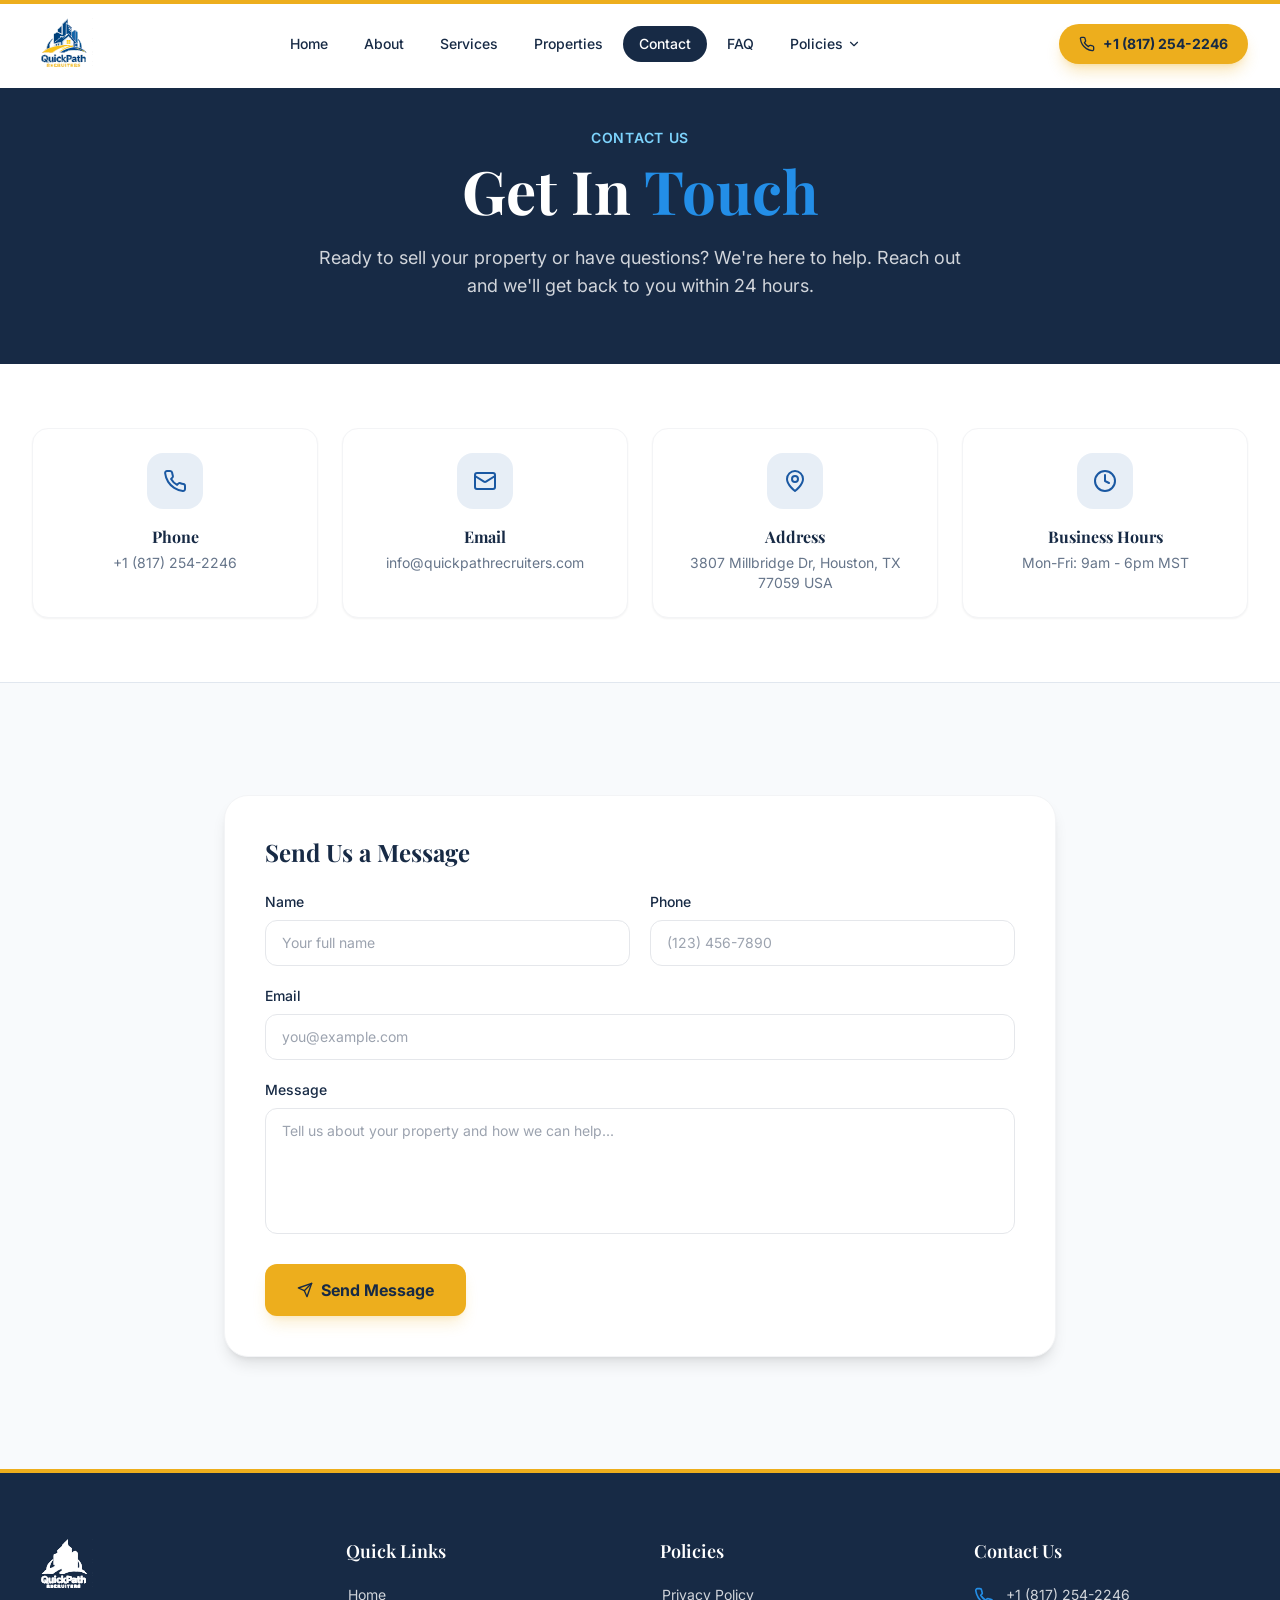
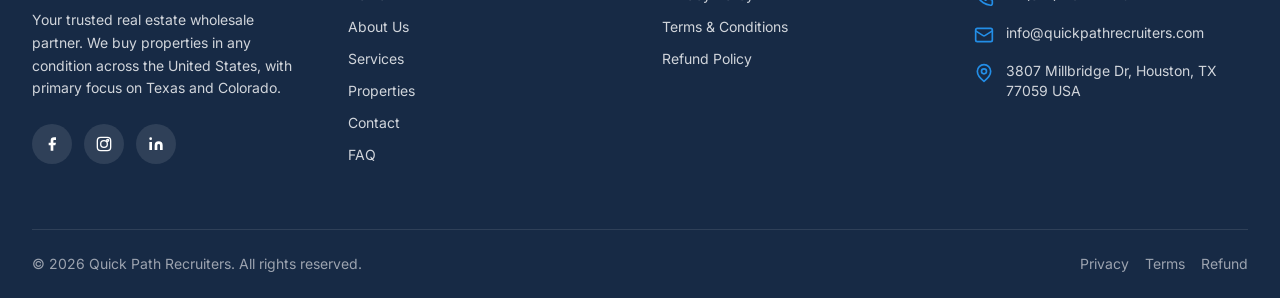
<file: contact.html>
<!DOCTYPE html>
<html lang="en">
<head>
  <meta charset="utf-8">
  <meta name="viewport" content="width=device-width, initial-scale=1.0">
  <title>Contact Us | Quick Path Recruiters</title>
  <meta name="description" content="Get in touch with Quick Path Recruiters by phone, email, or at our Houston office for recruiting support and candidate opportunities.">
  <meta name="keywords" content="contact Quick Path Recruiters, recruiting support, staffing help, Houston recruiting">
  <link rel="icon" type="image/png" href="images/favicon.png"><link rel="shortcut icon" href="favicon.ico"><link rel="apple-touch-icon" href="images/favicon.png">
  <link rel="canonical" href="https://quickpathrecruiters.com/contact.html">

  <!-- Open Graph -->
  <meta property="og:type" content="website">
  <meta property="og:title" content="Contact Us | Quick Path Recruiters">
  <meta property="og:description" content="Get in touch with Quick Path Recruiters by phone, email, or at our Houston office for recruiting support and candidate opportunities.">
  <meta property="og:image" content="images/logo.svg">
  <meta property="og:url" content="https://quickpathrecruiters.com/contact.html">
  <meta property="og:site_name" content="Quick Path Recruiters">

  <link rel="stylesheet" href="css/style.css">
</head>
<body class="min-h-screen flex flex-col">
  <!-- Header / Navigation -->
  <header class="fixed top-0 left-0 right-0 z-50 transition-all duration-500 bg-white shadow-md py-2.5" id="main-header">
    <div class="absolute top-0 left-0 right-0 h-1 bg-gold"></div>
    <div class="max-w-7xl mx-auto px-4 sm:px-6 lg:px-8">
      <div class="flex items-center justify-between">
        <a href="index.html" class="flex items-center gap-2 shrink-0">
          <img src="images/logo.svg" alt="Quick Path Recruiters" class="h-12 sm:h-14 w-auto">
        </a>
        <nav class="hidden lg:flex items-center gap-1">
          <a href="index.html" class="px-4 py-2 rounded-full text-sm font-medium transition-all duration-300 relative text-navy hover:bg-navy/10">Home</a>
          <a href="about.html" class="px-4 py-2 rounded-full text-sm font-medium transition-all duration-300 relative text-navy hover:bg-navy/10">About</a>
          <a href="services.html" class="px-4 py-2 rounded-full text-sm font-medium transition-all duration-300 relative text-navy hover:bg-navy/10">Services</a>
          <a href="properties.html" class="px-4 py-2 rounded-full text-sm font-medium transition-all duration-300 relative text-navy hover:bg-navy/10">Properties</a>
          <a href="contact.html" class="px-4 py-2 rounded-full text-sm font-medium transition-all duration-300 relative bg-navy text-white">Contact</a>
          <a href="faq.html" class="px-4 py-2 rounded-full text-sm font-medium transition-all duration-300 relative text-navy hover:bg-navy/10">FAQ</a>
          
          <div class="relative" id="policies-dropdown-container">
            <button class="px-4 py-2 rounded-full text-sm font-medium transition-all duration-300 flex items-center gap-1 text-navy hover:bg-navy/10" id="policies-menu-btn">
              Policies <svg xmlns="http://www.w3.org/2000/svg" viewBox="0 0 24 24" fill="none" stroke="currentColor" stroke-width="2" stroke-linecap="round" stroke-linejoin="round" class="w-3.5 h-3.5 transition-transform id-policies-chevron"><path d="m6 9 6 6 6-6"/></svg>
            </button>
            <div class="absolute top-full right-0 mt-2 bg-white rounded-xl shadow-xl border border-gray-100 py-2 min-w-[200px] hidden" id="policies-menu-dropdown">
              <a href="privacy-policy.html" class="block px-4 py-2.5 text-sm transition-colors text-gray-700 hover:bg-gray-50 hover:text-gold-dark">Privacy Policy</a>
              <a href="terms.html" class="block px-4 py-2.5 text-sm transition-colors text-gray-700 hover:bg-gray-50 hover:text-gold-dark">Terms & Conditions</a>
              <a href="refund-policy.html" class="block px-4 py-2.5 text-sm transition-colors text-gray-700 hover:bg-gray-50 hover:text-gold-dark">Refund Policy</a>
            </div>
          </div>
        </nav>
        <div class="flex items-center gap-3">
          <a href="tel:7373019920" class="hidden sm:flex items-center gap-2 bg-gold hover:bg-gold-dark text-navy px-5 py-2.5 rounded-full text-sm font-bold transition-all duration-300 shadow-lg shadow-gold/30 hover:shadow-xl hover:shadow-gold/40 hover:-translate-y-0.5">
            <svg xmlns="http://www.w3.org/2000/svg" viewBox="0 0 24 24" fill="none" stroke="currentColor" stroke-width="2" stroke-linecap="round" stroke-linejoin="round" class="w-4 h-4"><path d="M22 16.92v3a2 2 0 0 1-2.18 2 19.79 19.79 0 0 1-8.63-3.07 19.5 19.5 0 0 1-6-6 19.79 19.79 0 0 1-3.07-8.67A2 2 0 0 1 4.11 2h3a2 2 0 0 1 2 1.72 12.84 12.84 0 0 0 .7 2.81 2 2 0 0 1-.45 2.11L8.09 9.91a16 16 0 0 0 6 6l1.27-1.27a2 2 0 0 1 2.11-.45 12.84 12.84 0 0 0 2.81.7A2 2 0 0 1 22 16.92z"/></svg> +1 (817) 254-2246
          </a>
          <button class="lg:hidden p-2 rounded-lg hover:bg-gray-100 transition-colors" aria-label="Toggle menu" id="mobile-menu-btn">
            <svg xmlns="http://www.w3.org/2000/svg" viewBox="0 0 24 24" fill="none" stroke="currentColor" stroke-width="2" stroke-linecap="round" stroke-linejoin="round" class="w-6 h-6 id-menu-icon"><line x1="4" x2="20" y1="12" y2="12"/><line x1="4" x2="20" y1="6" y2="6"/><line x1="4" x2="20" y1="18" y2="18"/></svg>
            <svg xmlns="http://www.w3.org/2000/svg" viewBox="0 0 24 24" fill="none" stroke="currentColor" stroke-width="2" stroke-linecap="round" stroke-linejoin="round" class="w-6 h-6 id-close-icon hidden"><path d="M18 6 6 18"/><path d="m6 6 12 12"/></svg>
          </button>
        </div>
      </div>
    </div>
    <!-- Mobile Menu -->
    <div class="lg:hidden overflow-hidden transition-all duration-500 max-h-0 opacity-0" id="mobile-menu-dropdown">
      <div class="bg-white border-t border-gray-100 mt-2 px-4 py-4 space-y-1">
        <a href="index.html" class="block px-4 py-3 rounded-xl text-sm font-medium transition-all text-gray-700 hover:bg-gray-50">Home</a>
        <a href="about.html" class="block px-4 py-3 rounded-xl text-sm font-medium transition-all text-gray-700 hover:bg-gray-50">About</a>
        <a href="services.html" class="block px-4 py-3 rounded-xl text-sm font-medium transition-all text-gray-700 hover:bg-gray-50">Services</a>
        <a href="properties.html" class="block px-4 py-3 rounded-xl text-sm font-medium transition-all text-gray-700 hover:bg-gray-50">Properties</a>
        <a href="contact.html" class="block px-4 py-3 rounded-xl text-sm font-medium transition-all bg-navy text-white">Contact</a>
        <a href="faq.html" class="block px-4 py-3 rounded-xl text-sm font-medium transition-all text-gray-700 hover:bg-gray-50">FAQ</a>
        <div class="pt-2 border-t border-gray-100 mt-2">
          <p class="px-4 py-2 text-xs font-semibold text-gray-400 uppercase tracking-wider">Policies</p>
          <a href="privacy-policy.html" class="block px-4 py-3 rounded-xl text-sm font-medium transition-all text-gray-700 hover:bg-gray-50">Privacy Policy</a>
          <a href="terms.html" class="block px-4 py-3 rounded-xl text-sm font-medium transition-all text-gray-700 hover:bg-gray-50">Terms & Conditions</a>
          <a href="refund-policy.html" class="block px-4 py-3 rounded-xl text-sm font-medium transition-all text-gray-700 hover:bg-gray-50">Refund Policy</a>
        </div>
        <a href="tel:7373019920" class="flex items-center justify-center gap-2 bg-gold text-navy px-5 py-3 rounded-xl text-sm font-bold mt-3 shadow-lg shadow-gold/30">
          <svg xmlns="http://www.w3.org/2000/svg" viewBox="0 0 24 24" fill="none" stroke="currentColor" stroke-width="2" stroke-linecap="round" stroke-linejoin="round" class="w-4 h-4"><path d="M22 16.92v3a2 2 0 0 1-2.18 2 19.79 19.79 0 0 1-8.63-3.07 19.5 19.5 0 0 1-6-6 19.79 19.79 0 0 1-3.07-8.67A2 2 0 0 1 4.11 2h3a2 2 0 0 1 2 1.72 12.84 12.84 0 0 0 .7 2.81 2 2 0 0 1-.45 2.11L8.09 9.91a16 16 0 0 0 6 6l1.27-1.27a2 2 0 0 1 2.11-.45 12.84 12.84 0 0 0 2.81.7A2 2 0 0 1 22 16.92z"/></svg> +1 (817) 254-2246
        </a>
      </div>
    </div>
  </header>

  <main class="flex-1">
    <!-- Hero Header -->
    <section class="pt-32 pb-16 bg-navy text-white">
      <div class="max-w-7xl mx-auto px-4 sm:px-6 lg:px-8 text-center reveal-in-view">
        <span class="text-sky-300 text-sm font-semibold tracking-wider uppercase mb-3 block">Contact Us</span>
        <h1 class="text-4xl sm:text-5xl lg:text-6xl font-heading font-bold mb-6">Get In <span class="text-sky-brand">Touch</span></h1>
        <p class="text-gray-300 text-lg max-w-2xl mx-auto">Ready to sell your property or have questions? We're here to help. Reach out and we'll get back to you within 24 hours.</p>
      </div>
    </section>

    <!-- Info Cards Section -->
    <section class="py-16 bg-white border-b">
      <div class="max-w-7xl mx-auto px-4 sm:px-6 lg:px-8">
        <div class="grid sm:grid-cols-2 lg:grid-cols-4 gap-6">
          <!-- Card 1 -->
          <a href="tel:7373019920" class="bg-white rounded-2xl p-6 shadow-sm hover:shadow-lg transition-all duration-500 border border-gray-100 text-center group">
            <div class="w-14 h-14 rounded-2xl bg-primary/10 flex items-center justify-center mx-auto mb-4 group-hover:bg-primary transition-all duration-300">
              <svg xmlns="http://www.w3.org/2000/svg" viewBox="0 0 24 24" fill="none" stroke="currentColor" stroke-width="2" stroke-linecap="round" stroke-linejoin="round" class="w-6 h-6 text-primary group-hover:text-white transition-colors"><path d="M22 16.92v3a2 2 0 0 1-2.18 2 19.79 19.79 0 0 1-8.63-3.07 19.5 19.5 0 0 1-6-6 19.79 19.79 0 0 1-3.07-8.67A2 2 0 0 1 4.11 2h3a2 2 0 0 1 2 1.72 12.84 12.84 0 0 0 .7 2.81 2 2 0 0 1-.45 2.11L8.09 9.91a16 16 0 0 0 6 6l1.27-1.27a2 2 0 0 1 2.11-.45 12.84 12.84 0 0 0 2.81.7A2 2 0 0 1 22 16.92z"/></svg>
            </div>
            <h3 class="font-heading font-bold text-navy mb-1">Phone</h3>
            <p class="text-muted-foreground text-sm">+1 (817) 254-2246</p>
          </a>
          <!-- Card 2 -->
          <a href="mailto:info@quickpathrecruiters.com" class="bg-white rounded-2xl p-6 shadow-sm hover:shadow-lg transition-all duration-500 border border-gray-100 text-center group">
            <div class="w-14 h-14 rounded-2xl bg-primary/10 flex items-center justify-center mx-auto mb-4 group-hover:bg-primary transition-all duration-300">
              <svg xmlns="http://www.w3.org/2000/svg" viewBox="0 0 24 24" fill="none" stroke="currentColor" stroke-width="2" stroke-linecap="round" stroke-linejoin="round" class="w-6 h-6 text-primary group-hover:text-white transition-colors"><rect width="20" height="16" x="2" y="4" rx="2"/><path d="m22 7-8.97 5.7a1.94 1.94 0 0 1-2.06 0L2 7"/></svg>
            </div>
            <h3 class="font-heading font-bold text-navy mb-1">Email</h3>
            <p class="text-muted-foreground text-sm font-sans">info@quickpathrecruiters.com</p>
          </a>
          <!-- Card 3 -->
          <div class="bg-white rounded-2xl p-6 shadow-sm border border-gray-100 text-center">
            <div class="w-14 h-14 rounded-2xl bg-primary/10 flex items-center justify-center mx-auto mb-4">
              <svg xmlns="http://www.w3.org/2000/svg" viewBox="0 0 24 24" fill="none" stroke="currentColor" stroke-width="2" stroke-linecap="round" stroke-linejoin="round" class="w-6 h-6 text-primary"><path d="M20 10c0 6-8 12-8 12s-8-6-8-12a8 8 0 0 1 16 0Z"/><circle cx="12" cy="10" r="3"/></svg>
            </div>
            <h3 class="font-heading font-bold text-navy mb-1">Address</h3>
            <p class="text-muted-foreground text-sm">3807 Millbridge Dr, Houston, TX 77059 USA</p>
          </div>
          <!-- Card 4 -->
          <div class="bg-white rounded-2xl p-6 shadow-sm border border-gray-100 text-center">
            <div class="w-14 h-14 rounded-2xl bg-primary/10 flex items-center justify-center mx-auto mb-4">
              <svg xmlns="http://www.w3.org/2000/svg" viewBox="0 0 24 24" fill="none" stroke="currentColor" stroke-width="2" stroke-linecap="round" stroke-linejoin="round" class="w-6 h-6 text-primary"><circle cx="12" cy="12" r="10"/><polyline points="12 6 12 12 16 14"/></svg>
            </div>
            <h3 class="font-heading font-bold text-navy mb-1">Business Hours</h3>
            <p class="text-muted-foreground text-sm">Mon-Fri: 9am - 6pm MST</p>
          </div>
        </div>
      </div>
    </section>

    <!-- Message Form Section -->
    <section class="py-20 lg:py-28 bg-secondary/50" id="contact-form-container">
      <div class="max-w-4xl mx-auto px-4 sm:px-6 lg:px-8">
        
        <!-- Form container (to switch with thank you screen on submit) -->
        <div class="bg-white rounded-3xl p-8 sm:p-10 shadow-lg border border-gray-100 reveal-in-view" id="contact-form-card">
          <h2 class="text-2xl font-heading font-bold text-navy mb-6">Send Us a Message</h2>
          <form action="https://api.web3forms.com/submit" method="POST" id="contact-page-form" novalidate>
            <input type="hidden" name="access_key" value="61b913b4-2ffa-4f42-80d1-697c24062ca0">
            <input type="hidden" name="subject" value="New inquiry from Quick Path Recruiters website">
            <div class="grid sm:grid-cols-2 gap-5 mb-5">
              <div>
                <label class="block text-sm font-medium text-navy mb-2" for="contact-name">Name</label>
                <input id="contact-name" name="name" type="text" required class="w-full px-4 py-3 rounded-xl border border-gray-200 focus:border-primary focus:ring-2 focus:ring-primary/20 outline-none transition-all text-sm" placeholder="Your full name">
                <p class="text-red-500 text-xs mt-1 hidden input-error-msg" id="name-error"></p>
              </div>
              <div>
                <label class="block text-sm font-medium text-navy mb-2" for="contact-phone">Phone</label>
                <input id="contact-phone" name="phone" type="tel" class="w-full px-4 py-3 rounded-xl border border-gray-200 focus:border-primary focus:ring-2 focus:ring-primary/20 outline-none transition-all text-sm" placeholder="(123) 456-7890">
                <p class="text-red-500 text-xs mt-1 hidden input-error-msg" id="phone-error"></p>
              </div>
            </div>
            <div class="mb-5">
              <label class="block text-sm font-medium text-navy mb-2" for="contact-email">Email</label>
              <input id="contact-email" name="email" type="email" required class="w-full px-4 py-3 rounded-xl border border-gray-200 focus:border-primary focus:ring-2 focus:ring-primary/20 outline-none transition-all text-sm" placeholder="you@example.com">
              <p class="text-red-500 text-xs mt-1 hidden input-error-msg" id="email-error"></p>
            </div>
            <div class="mb-6">
              <label class="block text-sm font-medium text-navy mb-2" for="contact-message">Message</label>
              <textarea id="contact-message" name="message" rows="5" required class="w-full px-4 py-3 rounded-xl border border-gray-200 focus:border-primary focus:ring-2 focus:ring-primary/20 outline-none transition-all text-sm resize-none" placeholder="Tell us about your property and how we can help..."></textarea>
              <p class="text-red-500 text-xs mt-1 hidden input-error-msg" id="message-error"></p>
            </div>
            <button type="submit" class="w-full sm:w-auto inline-flex items-center justify-center gap-2 bg-gold hover:bg-gold-dark text-navy px-8 py-3.5 rounded-xl font-bold transition-all duration-300 shadow-lg shadow-gold/20 hover:shadow-xl">
              <svg xmlns="http://www.w3.org/2000/svg" viewBox="0 0 24 24" fill="none" stroke="currentColor" stroke-width="2" stroke-linecap="round" stroke-linejoin="round" class="w-4 h-4"><path d="m22 2-7 20-4-9-9-4Z"/><path d="M22 2 11 13"/></svg> Send Message
            </button>
            <p id="contact-form-status" class="mt-4 text-sm text-green-600 hidden"></p>
          </form>
        </div>

        <!-- Thank you state (hidden by default) -->
        <div class="bg-white rounded-3xl p-12 shadow-lg text-center hidden reveal-in-view" id="thank-you-card">
          <svg xmlns="http://www.w3.org/2000/svg" viewBox="0 0 24 24" fill="none" stroke="currentColor" stroke-width="2" stroke-linecap="round" stroke-linejoin="round" class="w-16 h-16 text-green-500 mx-auto mb-4"><path d="M22 11.08V12a10 10 0 1 1-5.93-9.14"/><path d="m9 11 3 3L22 4"/></svg>
          <h3 class="text-2xl font-heading font-bold text-navy mb-2">Message Sent!</h3>
          <p class="text-muted-foreground mb-6">Thank you for reaching out. We'll get back to you within 24 hours.</p>
          <button id="send-another-btn" class="text-primary font-semibold hover:underline">Send Another Message</button>
        </div>

      </div>
    </section>
  </main>

  <!-- Footer -->
  <footer class="bg-navy text-white mt-auto">
    <div class="h-1 bg-gold"></div>
    <div class="max-w-7xl mx-auto px-4 sm:px-6 lg:px-8">
      <div class="py-16 grid grid-cols-1 md:grid-cols-2 lg:grid-cols-4 gap-10">
        <div class="lg:col-span-1">
          <img src="images/logo.svg" alt="Quick Path Recruiters" class="h-14 w-auto mb-4 brightness-0 invert">
          <p class="text-gray-300 text-sm leading-relaxed mb-6">Your trusted real estate wholesale partner. We buy properties in any condition across the United States, with primary focus on Texas and Colorado.</p>
          <div class="flex gap-3">
            <a href="https://facebook.com" target="_blank" rel="noopener noreferrer" class="w-10 h-10 rounded-full bg-white/10 hover:bg-gold hover:text-navy flex items-center justify-center transition-all duration-300" aria-label="Facebook">
              <svg class="w-4 h-4" fill="currentColor" viewBox="0 0 24 24"><path d="M18 2h-3a5 5 0 00-5 5v3H7v4h3v8h4v-8h3l1-4h-4V7a1 1 0 011-1h3z"/></svg>
            </a>
            <a href="https://instagram.com" target="_blank" rel="noopener noreferrer" class="w-10 h-10 rounded-full bg-white/10 hover:bg-gold hover:text-navy flex items-center justify-center transition-all duration-300" aria-label="Instagram">
              <svg class="w-4 h-4" fill="none" stroke="currentColor" stroke-width="2" viewBox="0 0 24 24"><rect x="2" y="2" width="20" height="20" rx="5"/><circle cx="12" cy="12" r="5"/><circle cx="17.5" cy="6.5" r="1.5"/></svg>
            </a>
            <a href="https://linkedin.com" target="_blank" rel="noopener noreferrer" class="w-10 h-10 rounded-full bg-white/10 hover:bg-gold hover:text-navy flex items-center justify-center transition-all duration-300" aria-label="LinkedIn">
              <svg class="w-4 h-4" fill="currentColor" viewBox="0 0 24 24"><path d="M16 8a6 6 0 016 6v7h-4v-7a2 2 0 00-2-2 2 2 0 00-2 2v7h-4v-7a6 6 0 016-6zM2 9h4v12H2z"/><circle cx="4" cy="4" r="2"/></svg>
            </a>
          </div>
        </div>
        <div>
          <h3 class="text-lg font-heading font-semibold mb-5">Quick Links</h3>
          <ul class="space-y-3">
            <li><a href="index.html" class="text-gray-300 hover:text-white text-sm flex items-center gap-2 group transition-colors"><svg xmlns="http://www.w3.org/2000/svg" viewBox="0 0 24 24" fill="none" stroke="currentColor" stroke-width="2" stroke-linecap="round" stroke-linejoin="round" class="w-3.5 h-3.5 opacity-0 -ml-5 group-hover:opacity-100 group-hover:ml-0 transition-all duration-300"><path d="M5 12h14"/><path d="m12 5 7 7-7 7"/></svg> Home</a></li>
            <li><a href="about.html" class="text-gray-300 hover:text-white text-sm flex items-center gap-2 group transition-colors"><svg xmlns="http://www.w3.org/2000/svg" viewBox="0 0 24 24" fill="none" stroke="currentColor" stroke-width="2" stroke-linecap="round" stroke-linejoin="round" class="w-3.5 h-3.5 opacity-0 -ml-5 group-hover:opacity-100 group-hover:ml-0 transition-all duration-300"><path d="M5 12h14"/><path d="m12 5 7 7-7 7"/></svg> About Us</a></li>
            <li><a href="services.html" class="text-gray-300 hover:text-white text-sm flex items-center gap-2 group transition-colors"><svg xmlns="http://www.w3.org/2000/svg" viewBox="0 0 24 24" fill="none" stroke="currentColor" stroke-width="2" stroke-linecap="round" stroke-linejoin="round" class="w-3.5 h-3.5 opacity-0 -ml-5 group-hover:opacity-100 group-hover:ml-0 transition-all duration-300"><path d="M5 12h14"/><path d="m12 5 7 7-7 7"/></svg> Services</a></li>
            <li><a href="properties.html" class="text-gray-300 hover:text-white text-sm flex items-center gap-2 group transition-colors"><svg xmlns="http://www.w3.org/2000/svg" viewBox="0 0 24 24" fill="none" stroke="currentColor" stroke-width="2" stroke-linecap="round" stroke-linejoin="round" class="w-3.5 h-3.5 opacity-0 -ml-5 group-hover:opacity-100 group-hover:ml-0 transition-all duration-300"><path d="M5 12h14"/><path d="m12 5 7 7-7 7"/></svg> Properties</a></li>
            <li><a href="contact.html" class="text-gray-300 hover:text-white text-sm flex items-center gap-2 group transition-colors"><svg xmlns="http://www.w3.org/2000/svg" viewBox="0 0 24 24" fill="none" stroke="currentColor" stroke-width="2" stroke-linecap="round" stroke-linejoin="round" class="w-3.5 h-3.5 opacity-0 -ml-5 group-hover:opacity-100 group-hover:ml-0 transition-all duration-300"><path d="M5 12h14"/><path d="m12 5 7 7-7 7"/></svg> Contact</a></li>
            <li><a href="faq.html" class="text-gray-300 hover:text-white text-sm flex items-center gap-2 group transition-colors"><svg xmlns="http://www.w3.org/2000/svg" viewBox="0 0 24 24" fill="none" stroke="currentColor" stroke-width="2" stroke-linecap="round" stroke-linejoin="round" class="w-3.5 h-3.5 opacity-0 -ml-5 group-hover:opacity-100 group-hover:ml-0 transition-all duration-300"><path d="M5 12h14"/><path d="m12 5 7 7-7 7"/></svg> FAQ</a></li>
          </ul>
        </div>
        <div>
          <h3 class="text-lg font-heading font-semibold mb-5">Policies</h3>
          <ul class="space-y-3">
            <li><a href="privacy-policy.html" class="text-gray-300 hover:text-white text-sm flex items-center gap-2 group transition-colors"><svg xmlns="http://www.w3.org/2000/svg" viewBox="0 0 24 24" fill="none" stroke="currentColor" stroke-width="2" stroke-linecap="round" stroke-linejoin="round" class="w-3.5 h-3.5 opacity-0 -ml-5 group-hover:opacity-100 group-hover:ml-0 transition-all duration-300"><path d="M5 12h14"/><path d="m12 5 7 7-7 7"/></svg> Privacy Policy</a></li>
            <li><a href="terms.html" class="text-gray-300 hover:text-white text-sm flex items-center gap-2 group transition-colors"><svg xmlns="http://www.w3.org/2000/svg" viewBox="0 0 24 24" fill="none" stroke="currentColor" stroke-width="2" stroke-linecap="round" stroke-linejoin="round" class="w-3.5 h-3.5 opacity-0 -ml-5 group-hover:opacity-100 group-hover:ml-0 transition-all duration-300"><path d="M5 12h14"/><path d="m12 5 7 7-7 7"/></svg> Terms & Conditions</a></li>
            <li><a href="refund-policy.html" class="text-gray-300 hover:text-white text-sm flex items-center gap-2 group transition-colors"><svg xmlns="http://www.w3.org/2000/svg" viewBox="0 0 24 24" fill="none" stroke="currentColor" stroke-width="2" stroke-linecap="round" stroke-linejoin="round" class="w-3.5 h-3.5 opacity-0 -ml-5 group-hover:opacity-100 group-hover:ml-0 transition-all duration-300"><path d="M5 12h14"/><path d="m12 5 7 7-7 7"/></svg> Refund Policy</a></li>
          </ul>
        </div>
        <div>
          <h3 class="text-lg font-heading font-semibold mb-5">Contact Us</h3>
          <ul class="space-y-4">
            <li>
              <a href="tel:7373019920" class="flex items-start gap-3 text-gray-300 hover:text-white transition-colors group">
                <svg xmlns="http://www.w3.org/2000/svg" viewBox="0 0 24 24" fill="none" stroke="currentColor" stroke-width="2" stroke-linecap="round" stroke-linejoin="round" class="w-5 h-5 mt-0.5 text-sky-brand group-hover:text-white transition-colors shrink-0"><path d="M22 16.92v3a2 2 0 0 1-2.18 2 19.79 19.79 0 0 1-8.63-3.07 19.5 19.5 0 0 1-6-6 19.79 19.79 0 0 1-3.07-8.67A2 2 0 0 1 4.11 2h3a2 2 0 0 1 2 1.72 12.84 12.84 0 0 0 .7 2.81 2 2 0 0 1-.45 2.11L8.09 9.91a16 16 0 0 0 6 6l1.27-1.27a2 2 0 0 1 2.11-.45 12.84 12.84 0 0 0 2.81.7A2 2 0 0 1 22 16.92z"/></svg>
                <span class="text-sm">+1 (817) 254-2246</span>
              </a>
            </li>
            <li>
              <a href="mailto:info@quickpathrecruiters.com" class="flex items-start gap-3 text-gray-300 hover:text-white transition-colors group">
                <svg xmlns="http://www.w3.org/2000/svg" viewBox="0 0 24 24" fill="none" stroke="currentColor" stroke-width="2" stroke-linecap="round" stroke-linejoin="round" class="w-5 h-5 mt-0.5 text-sky-brand group-hover:text-white transition-colors shrink-0"><rect width="20" height="16" x="2" y="4" rx="2"/><path d="m22 7-8.97 5.7a1.94 1.94 0 0 1-2.06 0L2 7"/></svg>
                <span class="text-sm">info@quickpathrecruiters.com</span>
              </a>
            </li>
            <li class="flex items-start gap-3 text-gray-300">
              <svg xmlns="http://www.w3.org/2000/svg" viewBox="0 0 24 24" fill="none" stroke="currentColor" stroke-width="2" stroke-linecap="round" stroke-linejoin="round" class="w-5 h-5 mt-0.5 text-sky-brand shrink-0"><path d="M20 10c0 6-8 12-8 12s-8-6-8-12a8 8 0 0 1 16 0Z"/><circle cx="12" cy="10" r="3"/></svg>
              <span class="text-sm">3807 Millbridge Dr, Houston, TX 77059 USA</span>
            </li>
          </ul>
        </div>
      </div>
      <div class="border-t border-white/10 py-6 flex flex-col sm:flex-row items-center justify-between gap-3">
        <p class="text-gray-400 text-sm">&copy; <span id="current-year">2026</span> Quick Path Recruiters. All rights reserved.</p>
        <div class="flex items-center gap-4 text-sm text-gray-400">
          <a href="privacy-policy.html" class="hover:text-white transition-colors">Privacy</a>
          <a href="terms.html" class="hover:text-white transition-colors">Terms</a>
          <a href="refund-policy.html" class="hover:text-white transition-colors">Refund</a>
        </div>
      </div>
    </div>
  </footer>

  <script src="js/script.js"></script>
</body>
</html>
</file>
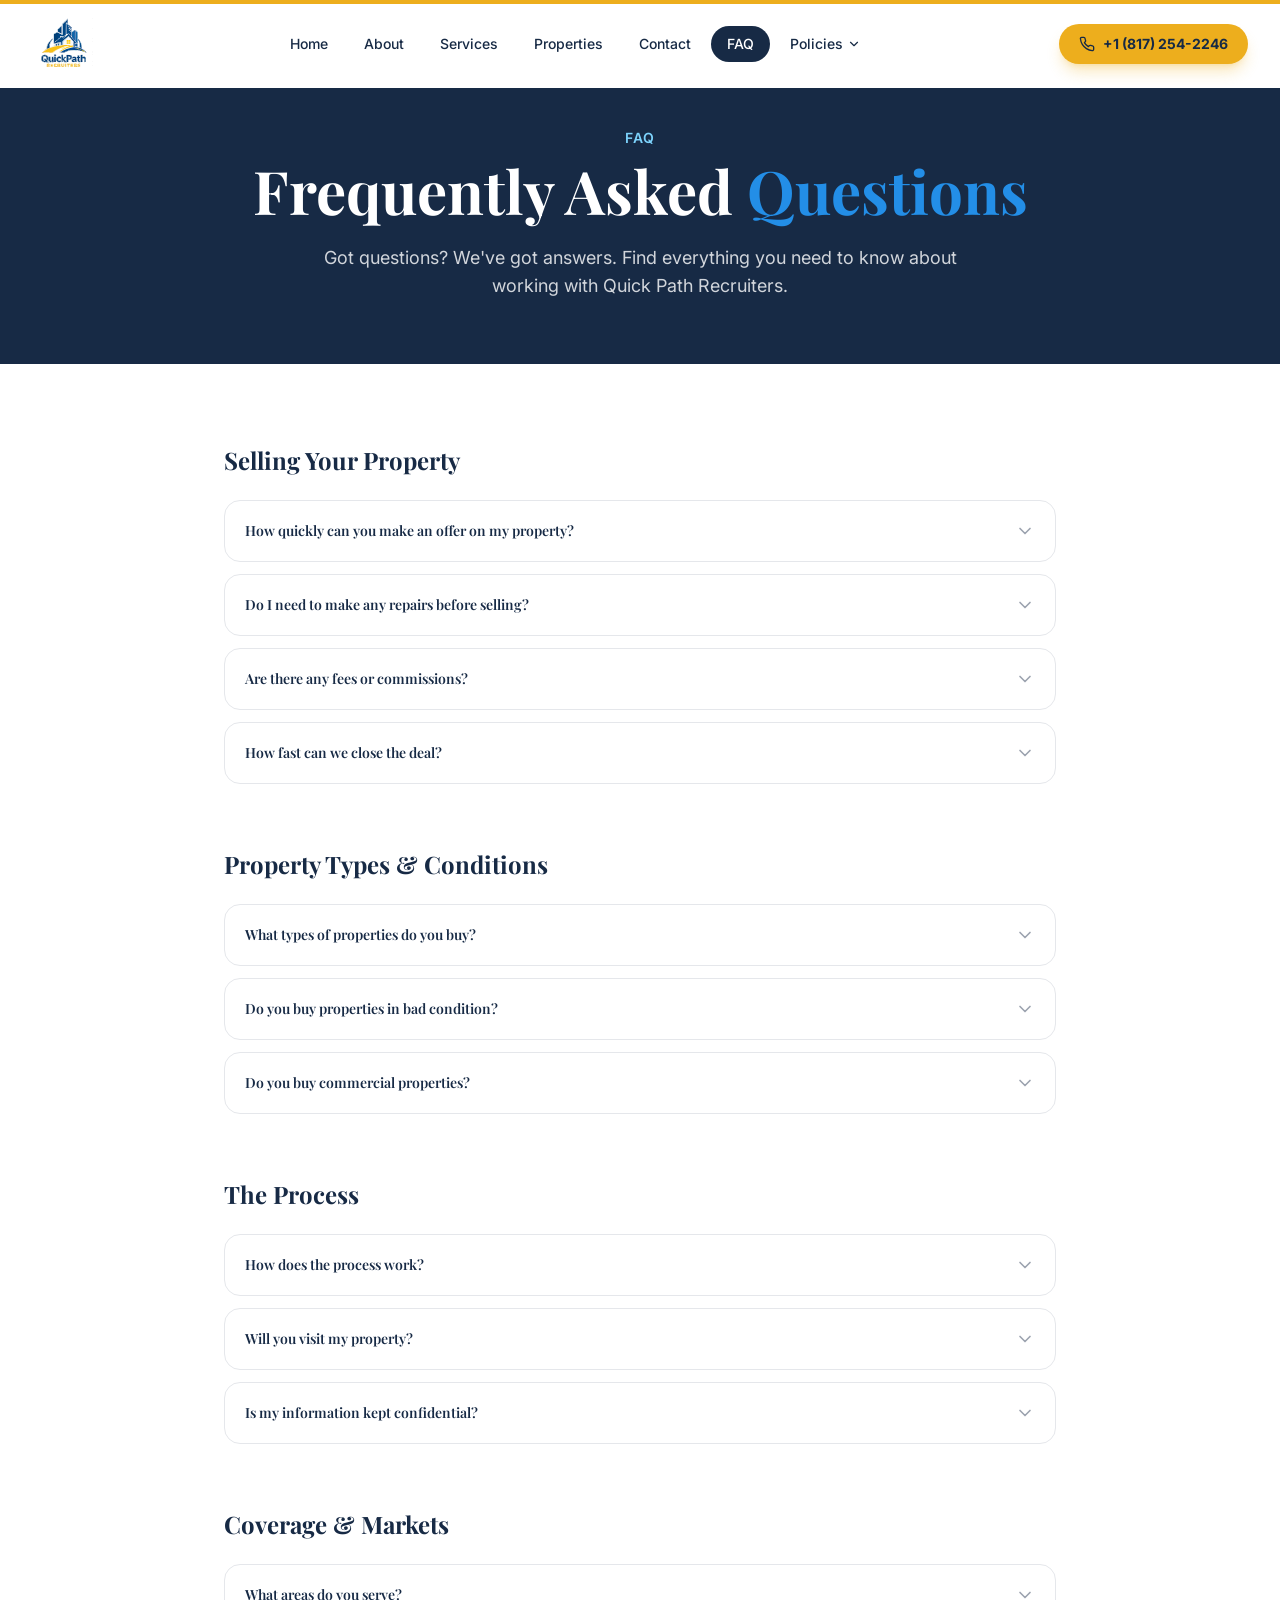
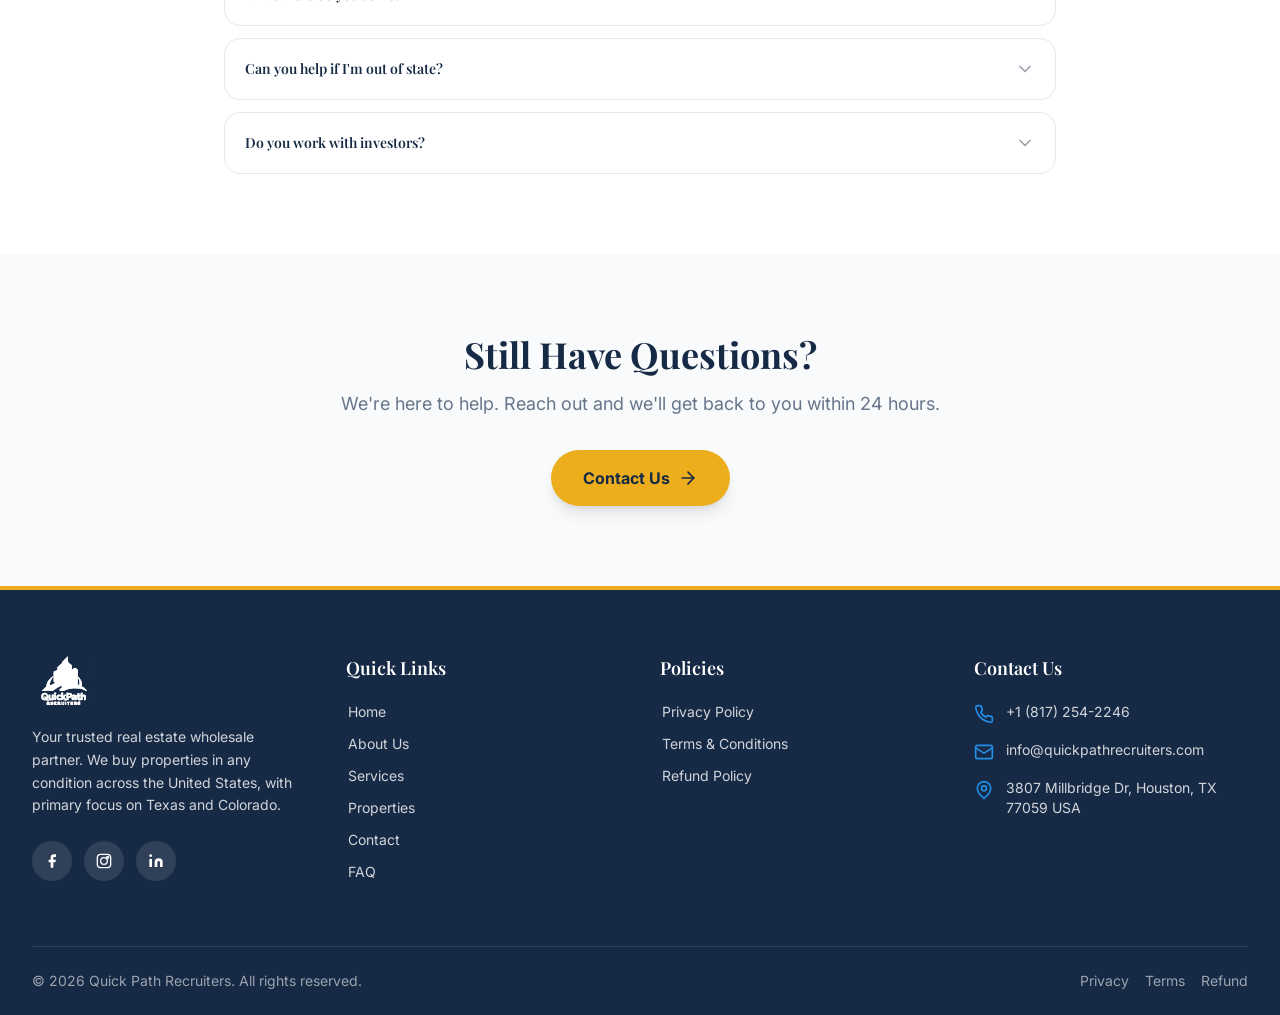
<file: faq.html>
<!DOCTYPE html>
<html lang="en">
<head>
  <meta charset="utf-8">
  <meta name="viewport" content="width=device-width, initial-scale=1.0">
  <title>Frequently Asked Questions | Quick Path Recruiters</title>
  <meta name="description" content="Find answers to common questions about working with Quick Path Recruiters for recruiting support, hiring partnerships, and career opportunities.">
  <meta name="keywords" content="recruiting FAQ, staffing questions, hiring support, Quick Path Recruiters">
  <link rel="icon" type="image/png" href="images/favicon.png"><link rel="shortcut icon" href="favicon.ico"><link rel="apple-touch-icon" href="images/favicon.png">
  <link rel="canonical" href="https://quickpathrecruiters.com/faq.html">

  <!-- Open Graph -->
  <meta property="og:type" content="website">
  <meta property="og:title" content="Frequently Asked Questions | Quick Path Recruiters">
  <meta property="og:description" content="Find answers to common questions about working with Quick Path Recruiters for recruiting support, hiring partnerships, and career opportunities.">
  <meta property="og:image" content="images/logo.svg">
  <meta property="og:url" content="https://quickpathrecruiters.com/faq.html">
  <meta property="og:site_name" content="Quick Path Recruiters">

  <link rel="stylesheet" href="css/style.css">
</head>
<body class="min-h-screen flex flex-col">
  <!-- Header / Navigation -->
  <header class="fixed top-0 left-0 right-0 z-50 transition-all duration-500 bg-white shadow-md py-2.5" id="main-header">
    <div class="absolute top-0 left-0 right-0 h-1 bg-gold"></div>
    <div class="max-w-7xl mx-auto px-4 sm:px-6 lg:px-8">
      <div class="flex items-center justify-between">
        <a href="index.html" class="flex items-center gap-2 shrink-0">
          <img src="images/logo.svg" alt="Quick Path Recruiters" class="h-12 sm:h-14 w-auto">
        </a>
        <nav class="hidden lg:flex items-center gap-1">
          <a href="index.html" class="px-4 py-2 rounded-full text-sm font-medium transition-all duration-300 relative text-navy hover:bg-navy/10">Home</a>
          <a href="about.html" class="px-4 py-2 rounded-full text-sm font-medium transition-all duration-300 relative text-navy hover:bg-navy/10">About</a>
          <a href="services.html" class="px-4 py-2 rounded-full text-sm font-medium transition-all duration-300 relative text-navy hover:bg-navy/10">Services</a>
          <a href="properties.html" class="px-4 py-2 rounded-full text-sm font-medium transition-all duration-300 relative text-navy hover:bg-navy/10">Properties</a>
          <a href="contact.html" class="px-4 py-2 rounded-full text-sm font-medium transition-all duration-300 relative text-navy hover:bg-navy/10">Contact</a>
          <a href="faq.html" class="px-4 py-2 rounded-full text-sm font-medium transition-all duration-300 relative bg-navy text-white">FAQ</a>
          
          <div class="relative" id="policies-dropdown-container">
            <button class="px-4 py-2 rounded-full text-sm font-medium transition-all duration-300 flex items-center gap-1 text-navy hover:bg-navy/10" id="policies-menu-btn">
              Policies <svg xmlns="http://www.w3.org/2000/svg" viewBox="0 0 24 24" fill="none" stroke="currentColor" stroke-width="2" stroke-linecap="round" stroke-linejoin="round" class="w-3.5 h-3.5 transition-transform id-policies-chevron"><path d="m6 9 6 6 6-6"/></svg>
            </button>
            <div class="absolute top-full right-0 mt-2 bg-white rounded-xl shadow-xl border border-gray-100 py-2 min-w-[200px] hidden" id="policies-menu-dropdown">
              <a href="privacy-policy.html" class="block px-4 py-2.5 text-sm transition-colors text-gray-700 hover:bg-gray-50 hover:text-gold-dark">Privacy Policy</a>
              <a href="terms.html" class="block px-4 py-2.5 text-sm transition-colors text-gray-700 hover:bg-gray-50 hover:text-gold-dark">Terms & Conditions</a>
              <a href="refund-policy.html" class="block px-4 py-2.5 text-sm transition-colors text-gray-700 hover:bg-gray-50 hover:text-gold-dark">Refund Policy</a>
            </div>
          </div>
        </nav>
        <div class="flex items-center gap-3">
          <a href="tel:7373019920" class="hidden sm:flex items-center gap-2 bg-gold hover:bg-gold-dark text-navy px-5 py-2.5 rounded-full text-sm font-bold transition-all duration-300 shadow-lg shadow-gold/30 hover:shadow-xl hover:shadow-gold/40 hover:-translate-y-0.5">
            <svg xmlns="http://www.w3.org/2000/svg" viewBox="0 0 24 24" fill="none" stroke="currentColor" stroke-width="2" stroke-linecap="round" stroke-linejoin="round" class="w-4 h-4"><path d="M22 16.92v3a2 2 0 0 1-2.18 2 19.79 19.79 0 0 1-8.63-3.07 19.5 19.5 0 0 1-6-6 19.79 19.79 0 0 1-3.07-8.67A2 2 0 0 1 4.11 2h3a2 2 0 0 1 2 1.72 12.84 12.84 0 0 0 .7 2.81 2 2 0 0 1-.45 2.11L8.09 9.91a16 16 0 0 0 6 6l1.27-1.27a2 2 0 0 1 2.11-.45 12.84 12.84 0 0 0 2.81.7A2 2 0 0 1 22 16.92z"/></svg> +1 (817) 254-2246
          </a>
          <button class="lg:hidden p-2 rounded-lg hover:bg-gray-100 transition-colors" aria-label="Toggle menu" id="mobile-menu-btn">
            <svg xmlns="http://www.w3.org/2000/svg" viewBox="0 0 24 24" fill="none" stroke="currentColor" stroke-width="2" stroke-linecap="round" stroke-linejoin="round" class="w-6 h-6 id-menu-icon"><line x1="4" x2="20" y1="12" y2="12"/><line x1="4" x2="20" y1="6" y2="6"/><line x1="4" x2="20" y1="18" y2="18"/></svg>
            <svg xmlns="http://www.w3.org/2000/svg" viewBox="0 0 24 24" fill="none" stroke="currentColor" stroke-width="2" stroke-linecap="round" stroke-linejoin="round" class="w-6 h-6 id-close-icon hidden"><path d="M18 6 6 18"/><path d="m6 6 12 12"/></svg>
          </button>
        </div>
      </div>
    </div>
    <!-- Mobile Menu -->
    <div class="lg:hidden overflow-hidden transition-all duration-500 max-h-0 opacity-0" id="mobile-menu-dropdown">
      <div class="bg-white border-t border-gray-100 mt-2 px-4 py-4 space-y-1">
        <a href="index.html" class="block px-4 py-3 rounded-xl text-sm font-medium transition-all text-gray-700 hover:bg-gray-50">Home</a>
        <a href="about.html" class="block px-4 py-3 rounded-xl text-sm font-medium transition-all text-gray-700 hover:bg-gray-50">About</a>
        <a href="services.html" class="block px-4 py-3 rounded-xl text-sm font-medium transition-all text-gray-700 hover:bg-gray-50">Services</a>
        <a href="properties.html" class="block px-4 py-3 rounded-xl text-sm font-medium transition-all text-gray-700 hover:bg-gray-50">Properties</a>
        <a href="contact.html" class="block px-4 py-3 rounded-xl text-sm font-medium transition-all text-gray-700 hover:bg-gray-50">Contact</a>
        <a href="faq.html" class="block px-4 py-3 rounded-xl text-sm font-medium transition-all bg-navy text-white">FAQ</a>
        <div class="pt-2 border-t border-gray-100 mt-2">
          <p class="px-4 py-2 text-xs font-semibold text-gray-400 uppercase tracking-wider">Policies</p>
          <a href="privacy-policy.html" class="block px-4 py-3 rounded-xl text-sm font-medium transition-all text-gray-700 hover:bg-gray-50">Privacy Policy</a>
          <a href="terms.html" class="block px-4 py-3 rounded-xl text-sm font-medium transition-all text-gray-700 hover:bg-gray-50">Terms & Conditions</a>
          <a href="refund-policy.html" class="block px-4 py-3 rounded-xl text-sm font-medium transition-all text-gray-700 hover:bg-gray-50">Refund Policy</a>
        </div>
        <a href="tel:7373019920" class="flex items-center justify-center gap-2 bg-gold text-navy px-5 py-3 rounded-xl text-sm font-bold mt-3 shadow-lg shadow-gold/30">
          <svg xmlns="http://www.w3.org/2000/svg" viewBox="0 0 24 24" fill="none" stroke="currentColor" stroke-width="2" stroke-linecap="round" stroke-linejoin="round" class="w-4 h-4"><path d="M22 16.92v3a2 2 0 0 1-2.18 2 19.79 19.79 0 0 1-8.63-3.07 19.5 19.5 0 0 1-6-6 19.79 19.79 0 0 1-3.07-8.67A2 2 0 0 1 4.11 2h3a2 2 0 0 1 2 1.72 12.84 12.84 0 0 0 .7 2.81 2 2 0 0 1-.45 2.11L8.09 9.91a16 16 0 0 0 6 6l1.27-1.27a2 2 0 0 1 2.11-.45 12.84 12.84 0 0 0 2.81.7A2 2 0 0 1 22 16.92z"/></svg> +1 (817) 254-2246
        </a>
      </div>
    </div>
  </header>

  <main class="flex-1">
    <!-- Hero Header -->
    <section class="pt-32 pb-16 bg-navy text-white">
      <div class="max-w-7xl mx-auto px-4 sm:px-6 lg:px-8 text-center reveal-in-view">
        <span class="text-sky-300 text-sm font-semibold tracking-wider uppercase mb-3 block">FAQ</span>
        <h1 class="text-4xl sm:text-5xl lg:text-6xl font-heading font-bold mb-6">Frequently Asked <span class="text-sky-brand">Questions</span></h1>
        <p class="text-gray-300 text-lg max-w-2xl mx-auto">Got questions? We've got answers. Find everything you need to know about working with Quick Path Recruiters.</p>
      </div>
    </section>

    <!-- FAQ Accordion List Section -->
    <section class="py-20 bg-white">
      <div class="max-w-4xl mx-auto px-4 sm:px-6 lg:px-8 space-y-16">
        
        <!-- Category 1 -->
        <div class="reveal-in-view">
          <h2 class="text-2xl font-heading font-bold text-navy mb-6">Selling Your Property</h2>
          <div class="space-y-3">
            <!-- FAQ item -->
            <div class="border border-gray-200 rounded-2xl overflow-hidden bg-white hover:shadow-sm faq-item">
              <button class="w-full flex items-center justify-between p-5 text-left faq-btn" aria-expanded="false">
                <span class="font-heading font-semibold text-sm pr-4 text-navy">How quickly can you make an offer on my property?</span>
                <svg xmlns="http://www.w3.org/2000/svg" viewBox="0 0 24 24" fill="none" stroke="currentColor" stroke-width="2" stroke-linecap="round" stroke-linejoin="round" class="w-5 h-5 shrink-0 transition-transform duration-300 text-gray-400"><path d="m6 9 6 6 6-6"/></svg>
              </button>
              <div class="faq-content overflow-hidden max-h-0 transition-all duration-300">
                <p class="px-5 pb-5 text-muted-foreground leading-relaxed text-sm">We typically present a no-obligation cash offer within 24 hours of reviewing your property details. In many cases, we can provide a preliminary estimate on the same day you contact us.</p>
              </div>
            </div>
            <!-- FAQ item -->
            <div class="border border-gray-200 rounded-2xl overflow-hidden bg-white hover:shadow-sm faq-item">
              <button class="w-full flex items-center justify-between p-5 text-left faq-btn" aria-expanded="false">
                <span class="font-heading font-semibold text-sm pr-4 text-navy">Do I need to make any repairs before selling?</span>
                <svg xmlns="http://www.w3.org/2000/svg" viewBox="0 0 24 24" fill="none" stroke="currentColor" stroke-width="2" stroke-linecap="round" stroke-linejoin="round" class="w-5 h-5 shrink-0 transition-transform duration-300 text-gray-400"><path d="m6 9 6 6 6-6"/></svg>
              </button>
              <div class="faq-content overflow-hidden max-h-0 transition-all duration-300">
                <p class="px-5 pb-5 text-muted-foreground leading-relaxed text-sm">Absolutely not. We buy properties in any condition &mdash; whether it needs minor cosmetic updates or major structural work. You never have to spend a dime on repairs before selling to us.</p>
              </div>
            </div>
            <!-- FAQ item -->
            <div class="border border-gray-200 rounded-2xl overflow-hidden bg-white hover:shadow-sm faq-item">
              <button class="w-full flex items-center justify-between p-5 text-left faq-btn" aria-expanded="false">
                <span class="font-heading font-semibold text-sm pr-4 text-navy">Are there any fees or commissions?</span>
                <svg xmlns="http://www.w3.org/2000/svg" viewBox="0 0 24 24" fill="none" stroke="currentColor" stroke-width="2" stroke-linecap="round" stroke-linejoin="round" class="w-5 h-5 shrink-0 transition-transform duration-300 text-gray-400"><path d="m6 9 6 6 6-6"/></svg>
              </button>
              <div class="faq-content overflow-hidden max-h-0 transition-all duration-300">
                <p class="px-5 pb-5 text-muted-foreground leading-relaxed text-sm">None at all. There are no agent commissions, no closing costs, and no hidden fees. The cash offer we present is the exact amount you'll receive at closing.</p>
              </div>
            </div>
            <!-- FAQ item -->
            <div class="border border-gray-200 rounded-2xl overflow-hidden bg-white hover:shadow-sm faq-item">
              <button class="w-full flex items-center justify-between p-5 text-left faq-btn" aria-expanded="false">
                <span class="font-heading font-semibold text-sm pr-4 text-navy">How fast can we close the deal?</span>
                <svg xmlns="http://www.w3.org/2000/svg" viewBox="0 0 24 24" fill="none" stroke="currentColor" stroke-width="2" stroke-linecap="round" stroke-linejoin="round" class="w-5 h-5 shrink-0 transition-transform duration-300 text-gray-400"><path d="m6 9 6 6 6-6"/></svg>
              </button>
              <div class="faq-content overflow-hidden max-h-0 transition-all duration-300">
                <p class="px-5 pb-5 text-muted-foreground leading-relaxed text-sm">We can close in as little as 7 days if you need to move quickly. However, we're flexible &mdash; if you need more time, we'll work around your preferred timeline, even if that means 30 or 60 days.</p>
              </div>
            </div>
          </div>
        </div>

        <!-- Category 2 -->
        <div class="reveal-in-view">
          <h2 class="text-2xl font-heading font-bold text-navy mb-6">Property Types &amp; Conditions</h2>
          <div class="space-y-3">
            <!-- FAQ item -->
            <div class="border border-gray-200 rounded-2xl overflow-hidden bg-white hover:shadow-sm faq-item">
              <button class="w-full flex items-center justify-between p-5 text-left faq-btn" aria-expanded="false">
                <span class="font-heading font-semibold text-sm pr-4 text-navy">What types of properties do you buy?</span>
                <svg xmlns="http://www.w3.org/2000/svg" viewBox="0 0 24 24" fill="none" stroke="currentColor" stroke-width="2" stroke-linecap="round" stroke-linejoin="round" class="w-5 h-5 shrink-0 transition-transform duration-300 text-gray-400"><path d="m6 9 6 6 6-6"/></svg>
              </button>
              <div class="faq-content overflow-hidden max-h-0 transition-all duration-300">
                <p class="px-5 pb-5 text-muted-foreground leading-relaxed text-sm">We purchase all types of residential and commercial properties &mdash; single-family homes, condos, townhomes, multi-family units, vacant land, and commercial buildings across the United States.</p>
              </div>
            </div>
            <!-- FAQ item -->
            <div class="border border-gray-200 rounded-2xl overflow-hidden bg-white hover:shadow-sm faq-item">
              <button class="w-full flex items-center justify-between p-5 text-left faq-btn" aria-expanded="false">
                <span class="font-heading font-semibold text-sm pr-4 text-navy">Do you buy properties in bad condition?</span>
                <svg xmlns="http://www.w3.org/2000/svg" viewBox="0 0 24 24" fill="none" stroke="currentColor" stroke-width="2" stroke-linecap="round" stroke-linejoin="round" class="w-5 h-5 shrink-0 transition-transform duration-300 text-gray-400"><path d="m6 9 6 6 6-6"/></svg>
              </button>
              <div class="faq-content overflow-hidden max-h-0 transition-all duration-300">
                <p class="px-5 pb-5 text-muted-foreground leading-relaxed text-sm">Yes! We specialize in buying properties in any condition. Whether your home has water damage, fire damage, structural issues, or just needs cosmetic updates &mdash; we'll make you a fair offer.</p>
              </div>
            </div>
            <!-- FAQ item -->
            <div class="border border-gray-200 rounded-2xl overflow-hidden bg-white hover:shadow-sm faq-item">
              <button class="w-full flex items-center justify-between p-5 text-left faq-btn" aria-expanded="false">
                <span class="font-heading font-semibold text-sm pr-4 text-navy">Do you buy commercial properties?</span>
                <svg xmlns="http://www.w3.org/2000/svg" viewBox="0 0 24 24" fill="none" stroke="currentColor" stroke-width="2" stroke-linecap="round" stroke-linejoin="round" class="w-5 h-5 shrink-0 transition-transform duration-300 text-gray-400"><path d="m6 9 6 6 6-6"/></svg>
              </button>
              <div class="faq-content overflow-hidden max-h-0 transition-all duration-300">
                <p class="px-5 pb-5 text-muted-foreground leading-relaxed text-sm">Yes, we purchase commercial properties including office buildings, retail spaces, mixed-use properties, and commercial land. Contact us for a free evaluation.</p>
              </div>
            </div>
          </div>
        </div>

        <!-- Category 3 -->
        <div class="reveal-in-view">
          <h2 class="text-2xl font-heading font-bold text-navy mb-6">The Process</h2>
          <div class="space-y-3">
            <!-- FAQ item -->
            <div class="border border-gray-200 rounded-2xl overflow-hidden bg-white hover:shadow-sm faq-item">
              <button class="w-full flex items-center justify-between p-5 text-left faq-btn" aria-expanded="false">
                <span class="font-heading font-semibold text-sm pr-4 text-navy">How does the process work?</span>
                <svg xmlns="http://www.w3.org/2000/svg" viewBox="0 0 24 24" fill="none" stroke="currentColor" stroke-width="2" stroke-linecap="round" stroke-linejoin="round" class="w-5 h-5 shrink-0 transition-transform duration-300 text-gray-400"><path d="m6 9 6 6 6-6"/></svg>
              </button>
              <div class="faq-content overflow-hidden max-h-0 transition-all duration-300">
                <p class="px-5 pb-5 text-muted-foreground leading-relaxed text-sm">It's simple: (1) Contact us about your property, (2) We evaluate and present a cash offer within 24 hours, (3) You pick your closing date, (4) We handle all paperwork and you get paid. That's it!</p>
              </div>
            </div>
            <!-- FAQ item -->
            <div class="border border-gray-200 rounded-2xl overflow-hidden bg-white hover:shadow-sm faq-item">
              <button class="w-full flex items-center justify-between p-5 text-left faq-btn" aria-expanded="false">
                <span class="font-heading font-semibold text-sm pr-4 text-navy">Will you visit my property?</span>
                <svg xmlns="http://www.w3.org/2000/svg" viewBox="0 0 24 24" fill="none" stroke="currentColor" stroke-width="2" stroke-linecap="round" stroke-linejoin="round" class="w-5 h-5 shrink-0 transition-transform duration-300 text-gray-400"><path d="m6 9 6 6 6-6"/></svg>
              </button>
              <div class="faq-content overflow-hidden max-h-0 transition-all duration-300">
                <p class="px-5 pb-5 text-muted-foreground leading-relaxed text-sm">In most cases, yes. We'll schedule a brief walkthrough at your convenience to assess the property. This helps us provide the most accurate and fair offer possible.</p>
              </div>
            </div>
            <!-- FAQ item -->
            <div class="border border-gray-200 rounded-2xl overflow-hidden bg-white hover:shadow-sm faq-item">
              <button class="w-full flex items-center justify-between p-5 text-left faq-btn" aria-expanded="false">
                <span class="font-heading font-semibold text-sm pr-4 text-navy">Is my information kept confidential?</span>
                <svg xmlns="http://www.w3.org/2000/svg" viewBox="0 0 24 24" fill="none" stroke="currentColor" stroke-width="2" stroke-linecap="round" stroke-linejoin="round" class="w-5 h-5 shrink-0 transition-transform duration-300 text-gray-400"><path d="m6 9 6 6 6-6"/></svg>
              </button>
              <div class="faq-content overflow-hidden max-h-0 transition-all duration-300">
                <p class="px-5 pb-5 text-muted-foreground leading-relaxed text-sm">Yes, 100%. All information you share with us is kept strictly confidential. We respect your privacy and will never share your details with third parties without your explicit consent.</p>
              </div>
            </div>
          </div>
        </div>

        <!-- Category 4 -->
        <div class="reveal-in-view">
          <h2 class="text-2xl font-heading font-bold text-navy mb-6">Coverage &amp; Markets</h2>
          <div class="space-y-3">
            <!-- FAQ item -->
            <div class="border border-gray-200 rounded-2xl overflow-hidden bg-white hover:shadow-sm faq-item">
              <button class="w-full flex items-center justify-between p-5 text-left faq-btn" aria-expanded="false">
                <span class="font-heading font-semibold text-sm pr-4 text-navy">What areas do you serve?</span>
                <svg xmlns="http://www.w3.org/2000/svg" viewBox="0 0 24 24" fill="none" stroke="currentColor" stroke-width="2" stroke-linecap="round" stroke-linejoin="round" class="w-5 h-5 shrink-0 transition-transform duration-300 text-gray-400"><path d="m6 9 6 6 6-6"/></svg>
              </button>
              <div class="faq-content overflow-hidden max-h-0 transition-all duration-300">
                <p class="px-5 pb-5 text-muted-foreground leading-relaxed text-sm">We work throughout the entire United States. Our primary markets are Texas and Colorado, with Florida as a secondary market. We have local expertise and networks in all three states.</p>
              </div>
            </div>
            <!-- FAQ item -->
            <div class="border border-gray-200 rounded-2xl overflow-hidden bg-white hover:shadow-sm faq-item">
              <button class="w-full flex items-center justify-between p-5 text-left faq-btn" aria-expanded="false">
                <span class="font-heading font-semibold text-sm pr-4 text-navy">Can you help if I'm out of state?</span>
                <svg xmlns="http://www.w3.org/2000/svg" viewBox="0 0 24 24" fill="none" stroke="currentColor" stroke-width="2" stroke-linecap="round" stroke-linejoin="round" class="w-5 h-5 shrink-0 transition-transform duration-300 text-gray-400"><path d="m6 9 6 6 6-6"/></svg>
              </button>
              <div class="faq-content overflow-hidden max-h-0 transition-all duration-300">
                <p class="px-5 pb-5 text-muted-foreground leading-relaxed text-sm">Absolutely. Many of our clients are out-of-state property owners. We handle everything remotely, including virtual property tours and e-signing of all documents.</p>
              </div>
            </div>
            <!-- FAQ item -->
            <div class="border border-gray-200 rounded-2xl overflow-hidden bg-white hover:shadow-sm faq-item">
              <button class="w-full flex items-center justify-between p-5 text-left faq-btn" aria-expanded="false">
                <span class="font-heading font-semibold text-sm pr-4 text-navy">Do you work with investors?</span>
                <svg xmlns="http://www.w3.org/2000/svg" viewBox="0 0 24 24" fill="none" stroke="currentColor" stroke-width="2" stroke-linecap="round" stroke-linejoin="round" class="w-5 h-5 shrink-0 transition-transform duration-300 text-gray-400"><path d="m6 9 6 6 6-6"/></svg>
              </button>
              <div class="faq-content overflow-hidden max-h-0 transition-all duration-300">
                <p class="px-5 pb-5 text-muted-foreground leading-relaxed text-sm">Yes! We work closely with both individual and institutional investors. Our investment partnership program connects properties with the right buyers for maximum value.</p>
              </div>
            </div>
          </div>
        </div>

      </div>
    </section>

    <!-- Bottom Contact Box -->
    <section class="py-20 bg-secondary/50 text-center animate-in">
      <div class="max-w-3xl mx-auto px-4 reveal-in-view">
        <h2 class="text-3xl sm:text-4xl font-heading font-bold text-navy mb-4">Still Have Questions?</h2>
        <p class="text-muted-foreground text-lg mb-8">We're here to help. Reach out and we'll get back to you within 24 hours.</p>
        <a href="contact.html" class="inline-flex items-center gap-2 bg-gold hover:bg-gold-dark text-navy px-8 py-4 rounded-full font-bold transition-all duration-300 shadow-lg hover:-translate-y-0.5">
          Contact Us <svg xmlns="http://www.w3.org/2000/svg" viewBox="0 0 24 24" fill="none" stroke="currentColor" stroke-width="2" stroke-linecap="round" stroke-linejoin="round" class="w-5 h-5"><path d="M5 12h14"/><path d="m12 5 7 7-7 7"/></svg>
        </a>
      </div>
    </section>
  </main>

  <!-- Footer -->
  <footer class="bg-navy text-white mt-auto">
    <div class="h-1 bg-gold"></div>
    <div class="max-w-7xl mx-auto px-4 sm:px-6 lg:px-8">
      <div class="py-16 grid grid-cols-1 md:grid-cols-2 lg:grid-cols-4 gap-10">
        <div class="lg:col-span-1">
          <img src="images/logo.svg" alt="Quick Path Recruiters" class="h-14 w-auto mb-4 brightness-0 invert">
          <p class="text-gray-300 text-sm leading-relaxed mb-6">Your trusted real estate wholesale partner. We buy properties in any condition across the United States, with primary focus on Texas and Colorado.</p>
          <div class="flex gap-3">
            <a href="https://facebook.com" target="_blank" rel="noopener noreferrer" class="w-10 h-10 rounded-full bg-white/10 hover:bg-gold hover:text-navy flex items-center justify-center transition-all duration-300" aria-label="Facebook">
              <svg class="w-4 h-4" fill="currentColor" viewBox="0 0 24 24"><path d="M18 2h-3a5 5 0 00-5 5v3H7v4h3v8h4v-8h3l1-4h-4V7a1 1 0 011-1h3z"/></svg>
            </a>
            <a href="https://instagram.com" target="_blank" rel="noopener noreferrer" class="w-10 h-10 rounded-full bg-white/10 hover:bg-gold hover:text-navy flex items-center justify-center transition-all duration-300" aria-label="Instagram">
              <svg class="w-4 h-4" fill="none" stroke="currentColor" stroke-width="2" viewBox="0 0 24 24"><rect x="2" y="2" width="20" height="20" rx="5"/><circle cx="12" cy="12" r="5"/><circle cx="17.5" cy="6.5" r="1.5"/></svg>
            </a>
            <a href="https://linkedin.com" target="_blank" rel="noopener noreferrer" class="w-10 h-10 rounded-full bg-white/10 hover:bg-gold hover:text-navy flex items-center justify-center transition-all duration-300" aria-label="LinkedIn">
              <svg class="w-4 h-4" fill="currentColor" viewBox="0 0 24 24"><path d="M16 8a6 6 0 016 6v7h-4v-7a2 2 0 00-2-2 2 2 0 00-2 2v7h-4v-7a6 6 0 016-6zM2 9h4v12H2z"/><circle cx="4" cy="4" r="2"/></svg>
            </a>
          </div>
        </div>
        <div>
          <h3 class="text-lg font-heading font-semibold mb-5">Quick Links</h3>
          <ul class="space-y-3">
            <li><a href="index.html" class="text-gray-300 hover:text-white text-sm flex items-center gap-2 group transition-colors"><svg xmlns="http://www.w3.org/2000/svg" viewBox="0 0 24 24" fill="none" stroke="currentColor" stroke-width="2" stroke-linecap="round" stroke-linejoin="round" class="w-3.5 h-3.5 opacity-0 -ml-5 group-hover:opacity-100 group-hover:ml-0 transition-all duration-300"><path d="M5 12h14"/><path d="m12 5 7 7-7 7"/></svg> Home</a></li>
            <li><a href="about.html" class="text-gray-300 hover:text-white text-sm flex items-center gap-2 group transition-colors"><svg xmlns="http://www.w3.org/2000/svg" viewBox="0 0 24 24" fill="none" stroke="currentColor" stroke-width="2" stroke-linecap="round" stroke-linejoin="round" class="w-3.5 h-3.5 opacity-0 -ml-5 group-hover:opacity-100 group-hover:ml-0 transition-all duration-300"><path d="M5 12h14"/><path d="m12 5 7 7-7 7"/></svg> About Us</a></li>
            <li><a href="services.html" class="text-gray-300 hover:text-white text-sm flex items-center gap-2 group transition-colors"><svg xmlns="http://www.w3.org/2000/svg" viewBox="0 0 24 24" fill="none" stroke="currentColor" stroke-width="2" stroke-linecap="round" stroke-linejoin="round" class="w-3.5 h-3.5 opacity-0 -ml-5 group-hover:opacity-100 group-hover:ml-0 transition-all duration-300"><path d="M5 12h14"/><path d="m12 5 7 7-7 7"/></svg> Services</a></li>
            <li><a href="properties.html" class="text-gray-300 hover:text-white text-sm flex items-center gap-2 group transition-colors"><svg xmlns="http://www.w3.org/2000/svg" viewBox="0 0 24 24" fill="none" stroke="currentColor" stroke-width="2" stroke-linecap="round" stroke-linejoin="round" class="w-3.5 h-3.5 opacity-0 -ml-5 group-hover:opacity-100 group-hover:ml-0 transition-all duration-300"><path d="M5 12h14"/><path d="m12 5 7 7-7 7"/></svg> Properties</a></li>
            <li><a href="contact.html" class="text-gray-300 hover:text-white text-sm flex items-center gap-2 group transition-colors"><svg xmlns="http://www.w3.org/2000/svg" viewBox="0 0 24 24" fill="none" stroke="currentColor" stroke-width="2" stroke-linecap="round" stroke-linejoin="round" class="w-3.5 h-3.5 opacity-0 -ml-5 group-hover:opacity-100 group-hover:ml-0 transition-all duration-300"><path d="M5 12h14"/><path d="m12 5 7 7-7 7"/></svg> Contact</a></li>
            <li><a href="faq.html" class="text-gray-300 hover:text-white text-sm flex items-center gap-2 group transition-colors"><svg xmlns="http://www.w3.org/2000/svg" viewBox="0 0 24 24" fill="none" stroke="currentColor" stroke-width="2" stroke-linecap="round" stroke-linejoin="round" class="w-3.5 h-3.5 opacity-0 -ml-5 group-hover:opacity-100 group-hover:ml-0 transition-all duration-300"><path d="M5 12h14"/><path d="m12 5 7 7-7 7"/></svg> FAQ</a></li>
          </ul>
        </div>
        <div>
          <h3 class="text-lg font-heading font-semibold mb-5">Policies</h3>
          <ul class="space-y-3">
            <li><a href="privacy-policy.html" class="text-gray-300 hover:text-white text-sm flex items-center gap-2 group transition-colors"><svg xmlns="http://www.w3.org/2000/svg" viewBox="0 0 24 24" fill="none" stroke="currentColor" stroke-width="2" stroke-linecap="round" stroke-linejoin="round" class="w-3.5 h-3.5 opacity-0 -ml-5 group-hover:opacity-100 group-hover:ml-0 transition-all duration-300"><path d="M5 12h14"/><path d="m12 5 7 7-7 7"/></svg> Privacy Policy</a></li>
            <li><a href="terms.html" class="text-gray-300 hover:text-white text-sm flex items-center gap-2 group transition-colors"><svg xmlns="http://www.w3.org/2000/svg" viewBox="0 0 24 24" fill="none" stroke="currentColor" stroke-width="2" stroke-linecap="round" stroke-linejoin="round" class="w-3.5 h-3.5 opacity-0 -ml-5 group-hover:opacity-100 group-hover:ml-0 transition-all duration-300"><path d="M5 12h14"/><path d="m12 5 7 7-7 7"/></svg> Terms & Conditions</a></li>
            <li><a href="refund-policy.html" class="text-gray-300 hover:text-white text-sm flex items-center gap-2 group transition-colors"><svg xmlns="http://www.w3.org/2000/svg" viewBox="0 0 24 24" fill="none" stroke="currentColor" stroke-width="2" stroke-linecap="round" stroke-linejoin="round" class="w-3.5 h-3.5 opacity-0 -ml-5 group-hover:opacity-100 group-hover:ml-0 transition-all duration-300"><path d="M5 12h14"/><path d="m12 5 7 7-7 7"/></svg> Refund Policy</a></li>
          </ul>
        </div>
        <div>
          <h3 class="text-lg font-heading font-semibold mb-5">Contact Us</h3>
          <ul class="space-y-4">
            <li>
              <a href="tel:7373019920" class="flex items-start gap-3 text-gray-300 hover:text-white transition-colors group">
                <svg xmlns="http://www.w3.org/2000/svg" viewBox="0 0 24 24" fill="none" stroke="currentColor" stroke-width="2" stroke-linecap="round" stroke-linejoin="round" class="w-5 h-5 mt-0.5 text-sky-brand group-hover:text-white transition-colors shrink-0"><path d="M22 16.92v3a2 2 0 0 1-2.18 2 19.79 19.79 0 0 1-8.63-3.07 19.5 19.5 0 0 1-6-6 19.79 19.79 0 0 1-3.07-8.67A2 2 0 0 1 4.11 2h3a2 2 0 0 1 2 1.72 12.84 12.84 0 0 0 .7 2.81 2 2 0 0 1-.45 2.11L8.09 9.91a16 16 0 0 0 6 6l1.27-1.27a2 2 0 0 1 2.11-.45 12.84 12.84 0 0 0 2.81.7A2 2 0 0 1 22 16.92z"/></svg>
                <span class="text-sm">+1 (817) 254-2246</span>
              </a>
            </li>
            <li>
              <a href="mailto:info@quickpathrecruiters.com" class="flex items-start gap-3 text-gray-300 hover:text-white transition-colors group">
                <svg xmlns="http://www.w3.org/2000/svg" viewBox="0 0 24 24" fill="none" stroke="currentColor" stroke-width="2" stroke-linecap="round" stroke-linejoin="round" class="w-5 h-5 mt-0.5 text-sky-brand group-hover:text-white transition-colors shrink-0"><rect width="20" height="16" x="2" y="4" rx="2"/><path d="m22 7-8.97 5.7a1.94 1.94 0 0 1-2.06 0L2 7"/></svg>
                <span class="text-sm">info@quickpathrecruiters.com</span>
              </a>
            </li>
            <li class="flex items-start gap-3 text-gray-300">
              <svg xmlns="http://www.w3.org/2000/svg" viewBox="0 0 24 24" fill="none" stroke="currentColor" stroke-width="2" stroke-linecap="round" stroke-linejoin="round" class="w-5 h-5 mt-0.5 text-sky-brand shrink-0"><path d="M20 10c0 6-8 12-8 12s-8-6-8-12a8 8 0 0 1 16 0Z"/><circle cx="12" cy="10" r="3"/></svg>
              <span class="text-sm">3807 Millbridge Dr, Houston, TX 77059 USA</span>
            </li>
          </ul>
        </div>
      </div>
      <div class="border-t border-white/10 py-6 flex flex-col sm:flex-row items-center justify-between gap-3">
        <p class="text-gray-400 text-sm">&copy; <span id="current-year">2026</span> Quick Path Recruiters. All rights reserved.</p>
        <div class="flex items-center gap-4 text-sm text-gray-400">
          <a href="privacy-policy.html" class="hover:text-white transition-colors">Privacy</a>
          <a href="terms.html" class="hover:text-white transition-colors">Terms</a>
          <a href="refund-policy.html" class="hover:text-white transition-colors">Refund</a>
        </div>
      </div>
    </div>
  </footer>

  <script src="js/script.js"></script>
</body>
</html>
</file>
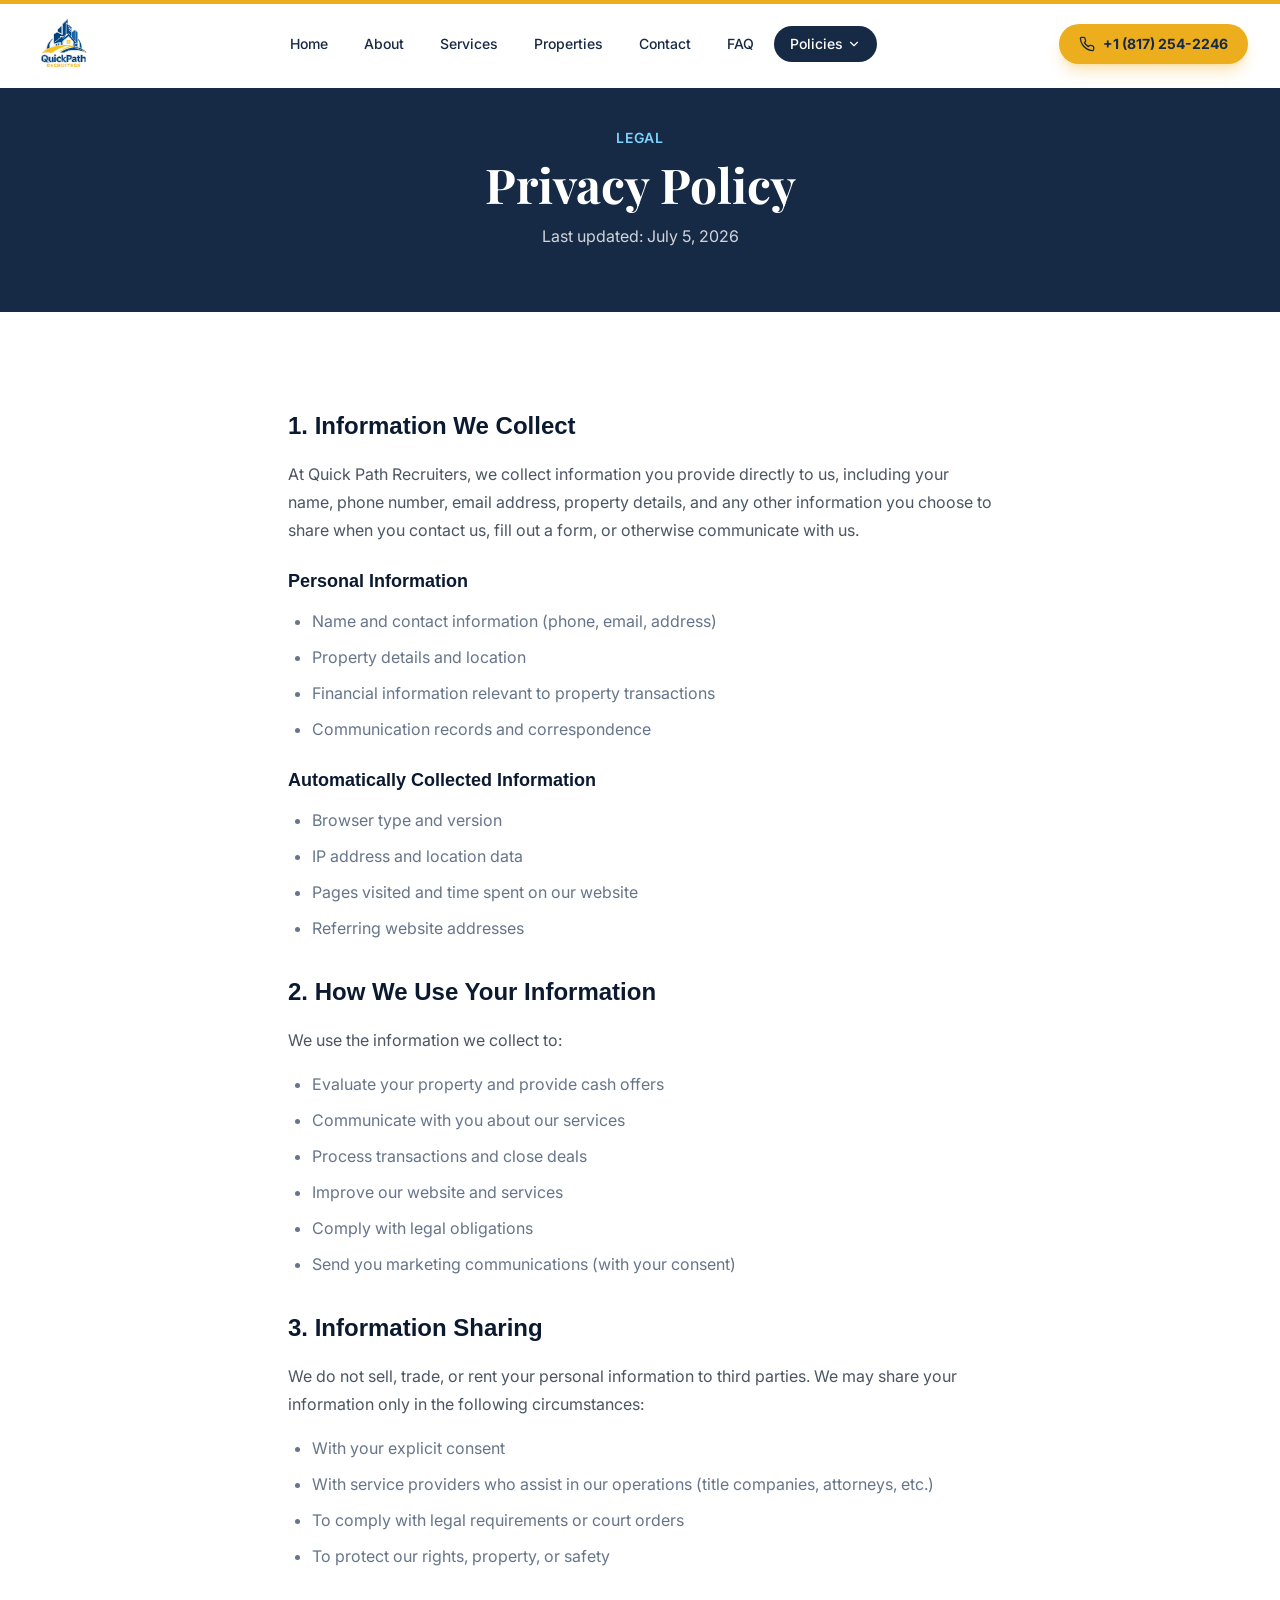
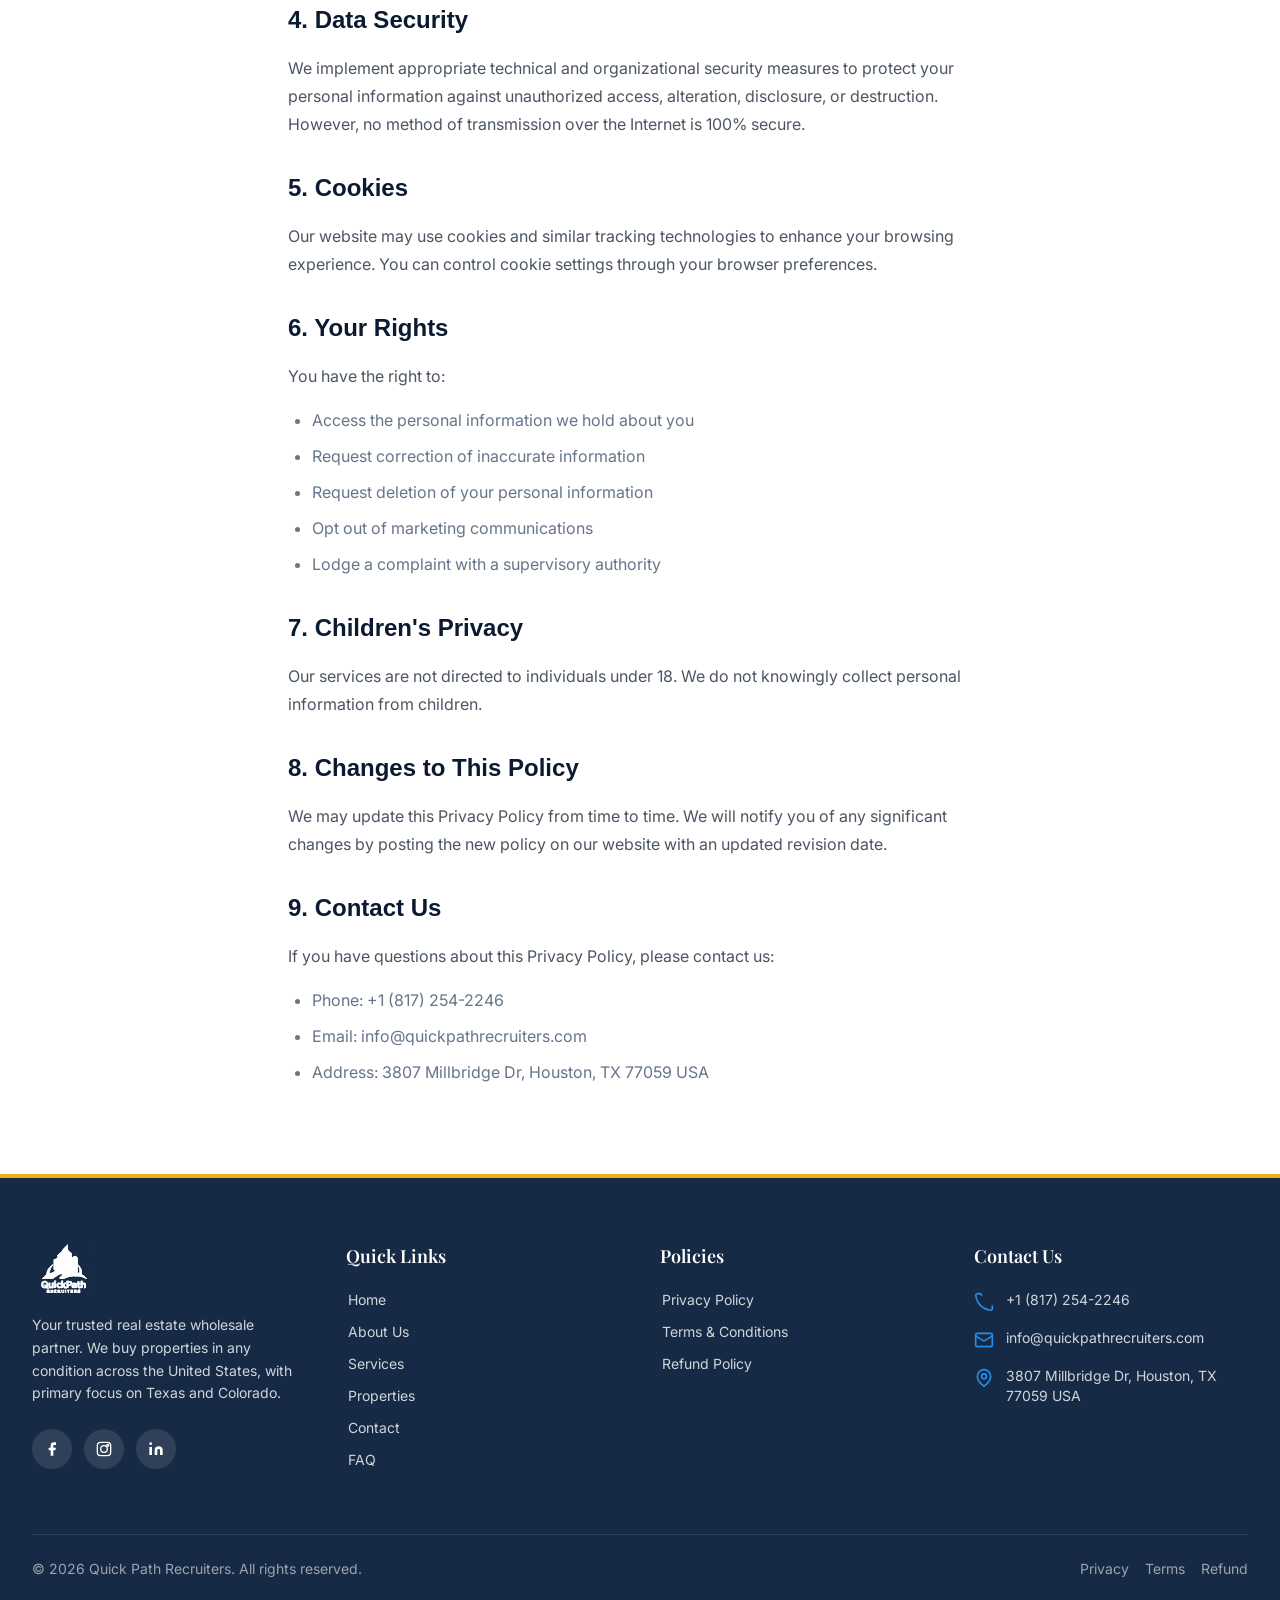
<file: privacy-policy.html>
<!DOCTYPE html>
<html lang="en">
<head>
  <meta charset="utf-8">
  <meta name="viewport" content="width=device-width, initial-scale=1.0">
  <title>Privacy Policy | Quick Path Recruiters</title>
  <meta name="description" content="Read the Privacy Policy for Quick Path Recruiters and learn how we protect your information.">
  <meta name="keywords" content="privacy policy, Quick Path Recruiters, data protection">
  <link rel="icon" type="image/png" href="images/favicon.png"><link rel="shortcut icon" href="favicon.ico"><link rel="apple-touch-icon" href="images/favicon.png">
  <link rel="canonical" href="https://quickpathrecruiters.com/privacy-policy.html">

  <!-- Open Graph -->
  <meta property="og:type" content="website">
  <meta property="og:title" content="Privacy Policy | Quick Path Recruiters">
  <meta property="og:description" content="Read the Privacy Policy for Quick Path Recruiters and learn how we protect your information.">
  <meta property="og:image" content="images/logo.svg">
  <meta property="og:url" content="https://quickpathrecruiters.com/privacy-policy.html">
  <meta property="og:site_name" content="Quick Path Recruiters">

  <link rel="stylesheet" href="css/style.css">
  <style>
    .policy-content h2 {
      font-family: 'Outfit', sans-serif;
      font-size: 1.5rem;
      font-weight: 700;
      color: #0b1a30;
      margin-top: 2rem;
      margin-bottom: 1rem;
    }
    .policy-content h3 {
      font-family: 'Outfit', sans-serif;
      font-size: 1.125rem;
      font-weight: 600;
      color: #0b1a30;
      margin-top: 1.5rem;
      margin-bottom: 0.75rem;
    }
    .policy-content p {
      color: #4b5563;
      line-height: 1.75;
      margin-bottom: 1rem;
    }
    .policy-content ul {
      list-style-type: disc;
      padding-left: 1.5rem;
      color: #4b5563;
      margin-bottom: 1.5rem;
      space-y: 0.5rem;
    }
    .policy-content li {
      margin-bottom: 0.5rem;
    }
  </style>
</head>
<body class="min-h-screen flex flex-col">
  <!-- Header / Navigation -->
  <header class="fixed top-0 left-0 right-0 z-50 transition-all duration-500 bg-white shadow-md py-2.5" id="main-header">
    <div class="absolute top-0 left-0 right-0 h-1 bg-gold"></div>
    <div class="max-w-7xl mx-auto px-4 sm:px-6 lg:px-8">
      <div class="flex items-center justify-between">
        <a href="index.html" class="flex items-center gap-2 shrink-0">
          <img src="images/logo.svg" alt="Quick Path Recruiters" class="h-12 sm:h-14 w-auto">
        </a>
        <nav class="hidden lg:flex items-center gap-1">
          <a href="index.html" class="px-4 py-2 rounded-full text-sm font-medium transition-all duration-300 relative text-navy hover:bg-navy/10">Home</a>
          <a href="about.html" class="px-4 py-2 rounded-full text-sm font-medium transition-all duration-300 relative text-navy hover:bg-navy/10">About</a>
          <a href="services.html" class="px-4 py-2 rounded-full text-sm font-medium transition-all duration-300 relative text-navy hover:bg-navy/10">Services</a>
          <a href="properties.html" class="px-4 py-2 rounded-full text-sm font-medium transition-all duration-300 relative text-navy hover:bg-navy/10">Properties</a>
          <a href="contact.html" class="px-4 py-2 rounded-full text-sm font-medium transition-all duration-300 relative text-navy hover:bg-navy/10">Contact</a>
          <a href="faq.html" class="px-4 py-2 rounded-full text-sm font-medium transition-all duration-300 relative text-navy hover:bg-navy/10">FAQ</a>
          
          <div class="relative" id="policies-dropdown-container">
            <button class="px-4 py-2 rounded-full text-sm font-medium transition-all duration-300 flex items-center gap-1 bg-navy text-white" id="policies-menu-btn">
              Policies <svg xmlns="http://www.w3.org/2000/svg" viewBox="0 0 24 24" fill="none" stroke="currentColor" stroke-width="2" stroke-linecap="round" stroke-linejoin="round" class="w-3.5 h-3.5 transition-transform id-policies-chevron"><path d="m6 9 6 6 6-6"/></svg>
            </button>
            <div class="absolute top-full right-0 mt-2 bg-white rounded-xl shadow-xl border border-gray-100 py-2 min-w-[200px] hidden" id="policies-menu-dropdown">
              <a href="privacy-policy.html" class="block px-4 py-2.5 text-sm transition-colors text-gold-dark bg-gray-50">Privacy Policy</a>
              <a href="terms.html" class="block px-4 py-2.5 text-sm transition-colors text-gray-700 hover:bg-gray-50 hover:text-gold-dark">Terms & Conditions</a>
              <a href="refund-policy.html" class="block px-4 py-2.5 text-sm transition-colors text-gray-700 hover:bg-gray-50 hover:text-gold-dark">Refund Policy</a>
            </div>
          </div>
        </nav>
        <div class="flex items-center gap-3">
          <a href="tel:7373019920" class="hidden sm:flex items-center gap-2 bg-gold hover:bg-gold-dark text-navy px-5 py-2.5 rounded-full text-sm font-bold transition-all duration-300 shadow-lg shadow-gold/30 hover:shadow-xl hover:shadow-gold/40 hover:-translate-y-0.5">
            <svg xmlns="http://www.w3.org/2000/svg" viewBox="0 0 24 24" fill="none" stroke="currentColor" stroke-width="2" stroke-linecap="round" stroke-linejoin="round" class="w-4 h-4"><path d="M22 16.92v3a2 2 0 0 1-2.18 2 19.79 19.79 0 0 1-8.63-3.07 19.5 19.5 0 0 1-6-6 19.79 19.79 0 0 1-3.07-8.67A2 2 0 0 1 4.11 2h3a2 2 0 0 1 2 1.72 12.84 12.84 0 0 0 .7 2.81 2 2 0 0 1-.45 2.11L8.09 9.91a16 16 0 0 0 6 6l1.27-1.27a2 2 0 0 1 2.11-.45 12.84 12.84 0 0 0 2.81.7A2 2 0 0 1 22 16.92z"/></svg> +1 (817) 254-2246
          </a>
          <button class="lg:hidden p-2 rounded-lg hover:bg-gray-100 transition-colors" aria-label="Toggle menu" id="mobile-menu-btn">
            <svg xmlns="http://www.w3.org/2000/svg" viewBox="0 0 24 24" fill="none" stroke="currentColor" stroke-width="2" stroke-linecap="round" stroke-linejoin="round" class="w-6 h-6 id-menu-icon"><line x1="4" x2="20" y1="12" y2="12"/><line x1="4" x2="20" y1="6" y2="6"/><line x1="4" x2="20" y1="18" y2="18"/></svg>
            <svg xmlns="http://www.w3.org/2000/svg" viewBox="0 0 24 24" fill="none" stroke="currentColor" stroke-width="2" stroke-linecap="round" stroke-linejoin="round" class="w-6 h-6 id-close-icon hidden"><path d="M18 6 6 18"/><path d="m6 6 12 12"/></svg>
          </button>
        </div>
      </div>
    </div>
    <!-- Mobile Menu -->
    <div class="lg:hidden overflow-hidden transition-all duration-500 max-h-0 opacity-0" id="mobile-menu-dropdown">
      <div class="bg-white border-t border-gray-100 mt-2 px-4 py-4 space-y-1">
        <a href="index.html" class="block px-4 py-3 rounded-xl text-sm font-medium transition-all text-gray-700 hover:bg-gray-50">Home</a>
        <a href="about.html" class="block px-4 py-3 rounded-xl text-sm font-medium transition-all text-gray-700 hover:bg-gray-50">About</a>
        <a href="services.html" class="block px-4 py-3 rounded-xl text-sm font-medium transition-all text-gray-700 hover:bg-gray-50">Services</a>
        <a href="properties.html" class="block px-4 py-3 rounded-xl text-sm font-medium transition-all text-gray-700 hover:bg-gray-50">Properties</a>
        <a href="contact.html" class="block px-4 py-3 rounded-xl text-sm font-medium transition-all text-gray-700 hover:bg-gray-50">Contact</a>
        <a href="faq.html" class="block px-4 py-3 rounded-xl text-sm font-medium transition-all text-gray-700 hover:bg-gray-50">FAQ</a>
        <div class="pt-2 border-t border-gray-100 mt-2">
          <p class="px-4 py-2 text-xs font-semibold text-gray-400 uppercase tracking-wider">Policies</p>
          <a href="privacy-policy.html" class="block px-4 py-3 rounded-xl text-sm font-medium transition-all bg-navy text-white">Privacy Policy</a>
          <a href="terms.html" class="block px-4 py-3 rounded-xl text-sm font-medium transition-all text-gray-700 hover:bg-gray-50">Terms & Conditions</a>
          <a href="refund-policy.html" class="block px-4 py-3 rounded-xl text-sm font-medium transition-all text-gray-700 hover:bg-gray-50">Refund Policy</a>
        </div>
        <a href="tel:7373019920" class="flex items-center justify-center gap-2 bg-gold text-navy px-5 py-3 rounded-xl text-sm font-bold mt-3 shadow-lg shadow-gold/30">
          <svg xmlns="http://www.w3.org/2000/svg" viewBox="0 0 24 24" fill="none" stroke="currentColor" stroke-width="2" stroke-linecap="round" stroke-linejoin="round" class="w-4 h-4"><path d="M22 16.92v3a2 2 0 0 1-2.18 2 19.79 19.79 0 0 1-8.63-3.07 19.5 19.5 0 0 1-6-6 19.79 19.79 0 0 1-3.07-8.67A2 2 0 0 1 4.11 2h3a2 2 0 0 1 2 1.72 12.84 12.84 0 0 0 .7 2.81 2 2 0 0 1-.45 2.11L8.09 9.91a16 16 0 0 0 6 6l1.27-1.27a2 2 0 0 1 2.11-.45 12.84 12.84 0 0 0 2.81.7A2 2 0 0 1 22 16.92z"/></svg> +1 (817) 254-2246
        </a>
      </div>
    </div>
  </header>

  <main class="flex-1">
    <!-- Hero Header -->
    <section class="pt-32 pb-16 bg-navy text-white">
      <div class="max-w-7xl mx-auto px-4 sm:px-6 lg:px-8 text-center reveal-in-view">
        <span class="text-sky-300 text-sm font-semibold tracking-wider uppercase mb-3 block">Legal</span>
        <h1 class="text-4xl sm:text-5xl font-heading font-bold mb-4">Privacy Policy</h1>
        <p class="text-gray-300">Last updated: July 5, 2026</p>
      </div>
    </section>

    <!-- Policy Content Section -->
    <section class="py-16 bg-white">
      <div class="max-w-3xl mx-auto px-4 sm:px-6 lg:px-8 policy-content reveal-in-view">
        <h2>1. Information We Collect</h2>
        <p>At Quick Path Recruiters, we collect information you provide directly to us, including your name, phone number, email address, property details, and any other information you choose to share when you contact us, fill out a form, or otherwise communicate with us.</p>
        
        <h3>Personal Information</h3>
        <ul>
          <li>Name and contact information (phone, email, address)</li>
          <li>Property details and location</li>
          <li>Financial information relevant to property transactions</li>
          <li>Communication records and correspondence</li>
        </ul>
        
        <h3>Automatically Collected Information</h3>
        <ul>
          <li>Browser type and version</li>
          <li>IP address and location data</li>
          <li>Pages visited and time spent on our website</li>
          <li>Referring website addresses</li>
        </ul>
        
        <h2>2. How We Use Your Information</h2>
        <p>We use the information we collect to:</p>
        <ul>
          <li>Evaluate your property and provide cash offers</li>
          <li>Communicate with you about our services</li>
          <li>Process transactions and close deals</li>
          <li>Improve our website and services</li>
          <li>Comply with legal obligations</li>
          <li>Send you marketing communications (with your consent)</li>
        </ul>
        
        <h2>3. Information Sharing</h2>
        <p>We do not sell, trade, or rent your personal information to third parties. We may share your information only in the following circumstances:</p>
        <ul>
          <li>With your explicit consent</li>
          <li>With service providers who assist in our operations (title companies, attorneys, etc.)</li>
          <li>To comply with legal requirements or court orders</li>
          <li>To protect our rights, property, or safety</li>
        </ul>
        
        <h2>4. Data Security</h2>
        <p>We implement appropriate technical and organizational security measures to protect your personal information against unauthorized access, alteration, disclosure, or destruction. However, no method of transmission over the Internet is 100% secure.</p>
        
        <h2>5. Cookies</h2>
        <p>Our website may use cookies and similar tracking technologies to enhance your browsing experience. You can control cookie settings through your browser preferences.</p>
        
        <h2>6. Your Rights</h2>
        <p>You have the right to:</p>
        <ul>
          <li>Access the personal information we hold about you</li>
          <li>Request correction of inaccurate information</li>
          <li>Request deletion of your personal information</li>
          <li>Opt out of marketing communications</li>
          <li>Lodge a complaint with a supervisory authority</li>
        </ul>
        
        <h2>7. Children's Privacy</h2>
        <p>Our services are not directed to individuals under 18. We do not knowingly collect personal information from children.</p>
        
        <h2>8. Changes to This Policy</h2>
        <p>We may update this Privacy Policy from time to time. We will notify you of any significant changes by posting the new policy on our website with an updated revision date.</p>
        
        <h2>9. Contact Us</h2>
        <p>If you have questions about this Privacy Policy, please contact us:</p>
        <ul>
          <li>Phone: +1 (817) 254-2246</li>
          <li>Email: info@quickpathrecruiters.com</li>
          <li>Address: 3807 Millbridge Dr, Houston, TX 77059 USA</li>
        </ul>
      </div>
    </section>
  </main>

  <!-- Footer -->
  <footer class="bg-navy text-white mt-auto">
    <div class="h-1 bg-gold"></div>
    <div class="max-w-7xl mx-auto px-4 sm:px-6 lg:px-8">
      <div class="py-16 grid grid-cols-1 md:grid-cols-2 lg:grid-cols-4 gap-10">
        <div class="lg:col-span-1">
          <img src="images/logo.svg" alt="Quick Path Recruiters" class="h-14 w-auto mb-4 brightness-0 invert">
          <p class="text-gray-300 text-sm leading-relaxed mb-6">Your trusted real estate wholesale partner. We buy properties in any condition across the United States, with primary focus on Texas and Colorado.</p>
          <div class="flex gap-3">
            <a href="https://facebook.com" target="_blank" rel="noopener noreferrer" class="w-10 h-10 rounded-full bg-white/10 hover:bg-gold hover:text-navy flex items-center justify-center transition-all duration-300" aria-label="Facebook">
              <svg class="w-4 h-4" fill="currentColor" viewBox="0 0 24 24"><path d="M18 2h-3a5 5 0 00-5 5v3H7v4h3v8h4v-8h3l1-4h-4V7a1 1 0 011-1h3z"/></svg>
            </a>
            <a href="https://instagram.com" target="_blank" rel="noopener noreferrer" class="w-10 h-10 rounded-full bg-white/10 hover:bg-gold hover:text-navy flex items-center justify-center transition-all duration-300" aria-label="Instagram">
              <svg class="w-4 h-4" fill="none" stroke="currentColor" stroke-width="2" viewBox="0 0 24 24"><rect x="2" y="2" width="20" height="20" rx="5"/><circle cx="12" cy="12" r="5"/><circle cx="17.5" cy="6.5" r="1.5"/></svg>
            </a>
            <a href="https://linkedin.com" target="_blank" rel="noopener noreferrer" class="w-10 h-10 rounded-full bg-white/10 hover:bg-gold hover:text-navy flex items-center justify-center transition-all duration-300" aria-label="LinkedIn">
              <svg class="w-4 h-4" fill="currentColor" viewBox="0 0 24 24"><path d="M16 8a6 6 0 016 6v7h-4v-7a2 2 0 00-2-2 2 2 0 00-2 2v7h-4v-7a6 6 0 016-6zM2 9h4v12H2z"/><circle cx="4" cy="4" r="2"/></svg>
            </a>
          </div>
        </div>
        <div>
          <h3 class="text-lg font-heading font-semibold mb-5">Quick Links</h3>
          <ul class="space-y-3">
            <li><a href="index.html" class="text-gray-300 hover:text-white text-sm flex items-center gap-2 group transition-colors"><svg xmlns="http://www.w3.org/2000/svg" viewBox="0 0 24 24" fill="none" stroke="currentColor" stroke-width="2" stroke-linecap="round" stroke-linejoin="round" class="w-3.5 h-3.5 opacity-0 -ml-5 group-hover:opacity-100 group-hover:ml-0 transition-all duration-300"><path d="M5 12h14"/><path d="m12 5 7 7-7 7"/></svg> Home</a></li>
            <li><a href="about.html" class="text-gray-300 hover:text-white text-sm flex items-center gap-2 group transition-colors"><svg xmlns="http://www.w3.org/2000/svg" viewBox="0 0 24 24" fill="none" stroke="currentColor" stroke-width="2" stroke-linecap="round" stroke-linejoin="round" class="w-3.5 h-3.5 opacity-0 -ml-5 group-hover:opacity-100 group-hover:ml-0 transition-all duration-300"><path d="M5 12h14"/><path d="m12 5 7 7-7 7"/></svg> About Us</a></li>
            <li><a href="services.html" class="text-gray-300 hover:text-white text-sm flex items-center gap-2 group transition-colors"><svg xmlns="http://www.w3.org/2000/svg" viewBox="0 0 24 24" fill="none" stroke="currentColor" stroke-width="2" stroke-linecap="round" stroke-linejoin="round" class="w-3.5 h-3.5 opacity-0 -ml-5 group-hover:opacity-100 group-hover:ml-0 transition-all duration-300"><path d="M5 12h14"/><path d="m12 5 7 7-7 7"/></svg> Services</a></li>
            <li><a href="properties.html" class="text-gray-300 hover:text-white text-sm flex items-center gap-2 group transition-colors"><svg xmlns="http://www.w3.org/2000/svg" viewBox="0 0 24 24" fill="none" stroke="currentColor" stroke-width="2" stroke-linecap="round" stroke-linejoin="round" class="w-3.5 h-3.5 opacity-0 -ml-5 group-hover:opacity-100 group-hover:ml-0 transition-all duration-300"><path d="M5 12h14"/><path d="m12 5 7 7-7 7"/></svg> Properties</a></li>
            <li><a href="contact.html" class="text-gray-300 hover:text-white text-sm flex items-center gap-2 group transition-colors"><svg xmlns="http://www.w3.org/2000/svg" viewBox="0 0 24 24" fill="none" stroke="currentColor" stroke-width="2" stroke-linecap="round" stroke-linejoin="round" class="w-3.5 h-3.5 opacity-0 -ml-5 group-hover:opacity-100 group-hover:ml-0 transition-all duration-300"><path d="M5 12h14"/><path d="m12 5 7 7-7 7"/></svg> Contact</a></li>
            <li><a href="faq.html" class="text-gray-300 hover:text-white text-sm flex items-center gap-2 group transition-colors"><svg xmlns="http://www.w3.org/2000/svg" viewBox="0 0 24 24" fill="none" stroke="currentColor" stroke-width="2" stroke-linecap="round" stroke-linejoin="round" class="w-3.5 h-3.5 opacity-0 -ml-5 group-hover:opacity-100 group-hover:ml-0 transition-all duration-300"><path d="M5 12h14"/><path d="m12 5 7 7-7 7"/></svg> FAQ</a></li>
          </ul>
        </div>
        <div>
          <h3 class="text-lg font-heading font-semibold mb-5">Policies</h3>
          <ul class="space-y-3">
            <li><a href="privacy-policy.html" class="text-gray-300 hover:text-white text-sm flex items-center gap-2 group transition-colors"><svg xmlns="http://www.w3.org/2000/svg" viewBox="0 0 24 24" fill="none" stroke="currentColor" stroke-width="2" stroke-linecap="round" stroke-linejoin="round" class="w-3.5 h-3.5 opacity-0 -ml-5 group-hover:opacity-100 group-hover:ml-0 transition-all duration-300"><path d="M5 12h14"/><path d="m12 5 7 7-7 7"/></svg> Privacy Policy</a></li>
            <li><a href="terms.html" class="text-gray-300 hover:text-white text-sm flex items-center gap-2 group transition-colors"><svg xmlns="http://www.w3.org/2000/svg" viewBox="0 0 24 24" fill="none" stroke="currentColor" stroke-width="2" stroke-linecap="round" stroke-linejoin="round" class="w-3.5 h-3.5 opacity-0 -ml-5 group-hover:opacity-100 group-hover:ml-0 transition-all duration-300"><path d="M5 12h14"/><path d="m12 5 7 7-7 7"/></svg> Terms & Conditions</a></li>
            <li><a href="refund-policy.html" class="text-gray-300 hover:text-white text-sm flex items-center gap-2 group transition-colors"><svg xmlns="http://www.w3.org/2000/svg" viewBox="0 0 24 24" fill="none" stroke="currentColor" stroke-width="2" stroke-linecap="round" stroke-linejoin="round" class="w-3.5 h-3.5 opacity-0 -ml-5 group-hover:opacity-100 group-hover:ml-0 transition-all duration-300"><path d="M5 12h14"/><path d="m12 5 7 7-7 7"/></svg> Refund Policy</a></li>
          </ul>
        </div>
        <div>
          <h3 class="text-lg font-heading font-semibold mb-5">Contact Us</h3>
          <ul class="space-y-4">
            <li>
              <a href="tel:7373019920" class="flex items-start gap-3 text-gray-300 hover:text-white transition-colors group">
                <svg xmlns="http://www.w3.org/2000/svg" viewBox="0 0 24 24" fill="none" stroke="currentColor" stroke-width="2" stroke-linecap="round" stroke-linejoin="round" class="w-5 h-5 mt-0.5 text-sky-brand group-hover:text-white transition-colors shrink-0"><path d="M22 16.92v3a2 2 0 0 1-2.18 2 19.79 19.79 0 0 1-8.63-3.07 19.5 19.5 0 0 1-6-6 19.79 19.79 0 0 1-3.07-8.67A2 2 0 0 1 4.11 2h3a2 2 0 0 1 2 1.72(12.84 12.84 0 0 0 .7 2.81 2 2 0 0 1-.45 2.11L8.09 9.91a16 16 0 0 0 6 6l1.27-1.27a2 2 0 0 1 2.11-.45 12.84 12.84 0 0 0 2.81.7A2 2 0 0 1 22 16.92z"/></svg>
                <span class="text-sm">+1 (817) 254-2246</span>
              </a>
            </li>
            <li>
              <a href="mailto:info@quickpathrecruiters.com" class="flex items-start gap-3 text-gray-300 hover:text-white transition-colors group">
                <svg xmlns="http://www.w3.org/2000/svg" viewBox="0 0 24 24" fill="none" stroke="currentColor" stroke-width="2" stroke-linecap="round" stroke-linejoin="round" class="w-5 h-5 mt-0.5 text-sky-brand group-hover:text-white transition-colors shrink-0"><rect width="20" height="16" x="2" y="4" rx="2"/><path d="m22 7-8.97 5.7a1.94 1.94 0 0 1-2.06 0L2 7"/></svg>
                <span class="text-sm">info@quickpathrecruiters.com</span>
              </a>
            </li>
            <li class="flex items-start gap-3 text-gray-300">
              <svg xmlns="http://www.w3.org/2000/svg" viewBox="0 0 24 24" fill="none" stroke="currentColor" stroke-width="2" stroke-linecap="round" stroke-linejoin="round" class="w-5 h-5 mt-0.5 text-sky-brand shrink-0"><path d="M20 10c0 6-8 12-8 12s-8-6-8-12a8 8 0 0 1 16 0Z"/><circle cx="12" cy="10" r="3"/></svg>
              <span class="text-sm">3807 Millbridge Dr, Houston, TX 77059 USA</span>
            </li>
          </ul>
        </div>
      </div>
      <div class="border-t border-white/10 py-6 flex flex-col sm:flex-row items-center justify-between gap-3">
        <p class="text-gray-400 text-sm">&copy; <span id="current-year">2026</span> Quick Path Recruiters. All rights reserved.</p>
        <div class="flex items-center gap-4 text-sm text-gray-400">
          <a href="privacy-policy.html" class="hover:text-white transition-colors">Privacy</a>
          <a href="terms.html" class="hover:text-white transition-colors">Terms</a>
          <a href="refund-policy.html" class="hover:text-white transition-colors">Refund</a>
        </div>
      </div>
    </div>
  </footer>

  <script src="js/script.js"></script>
</body>
</html>
</file>
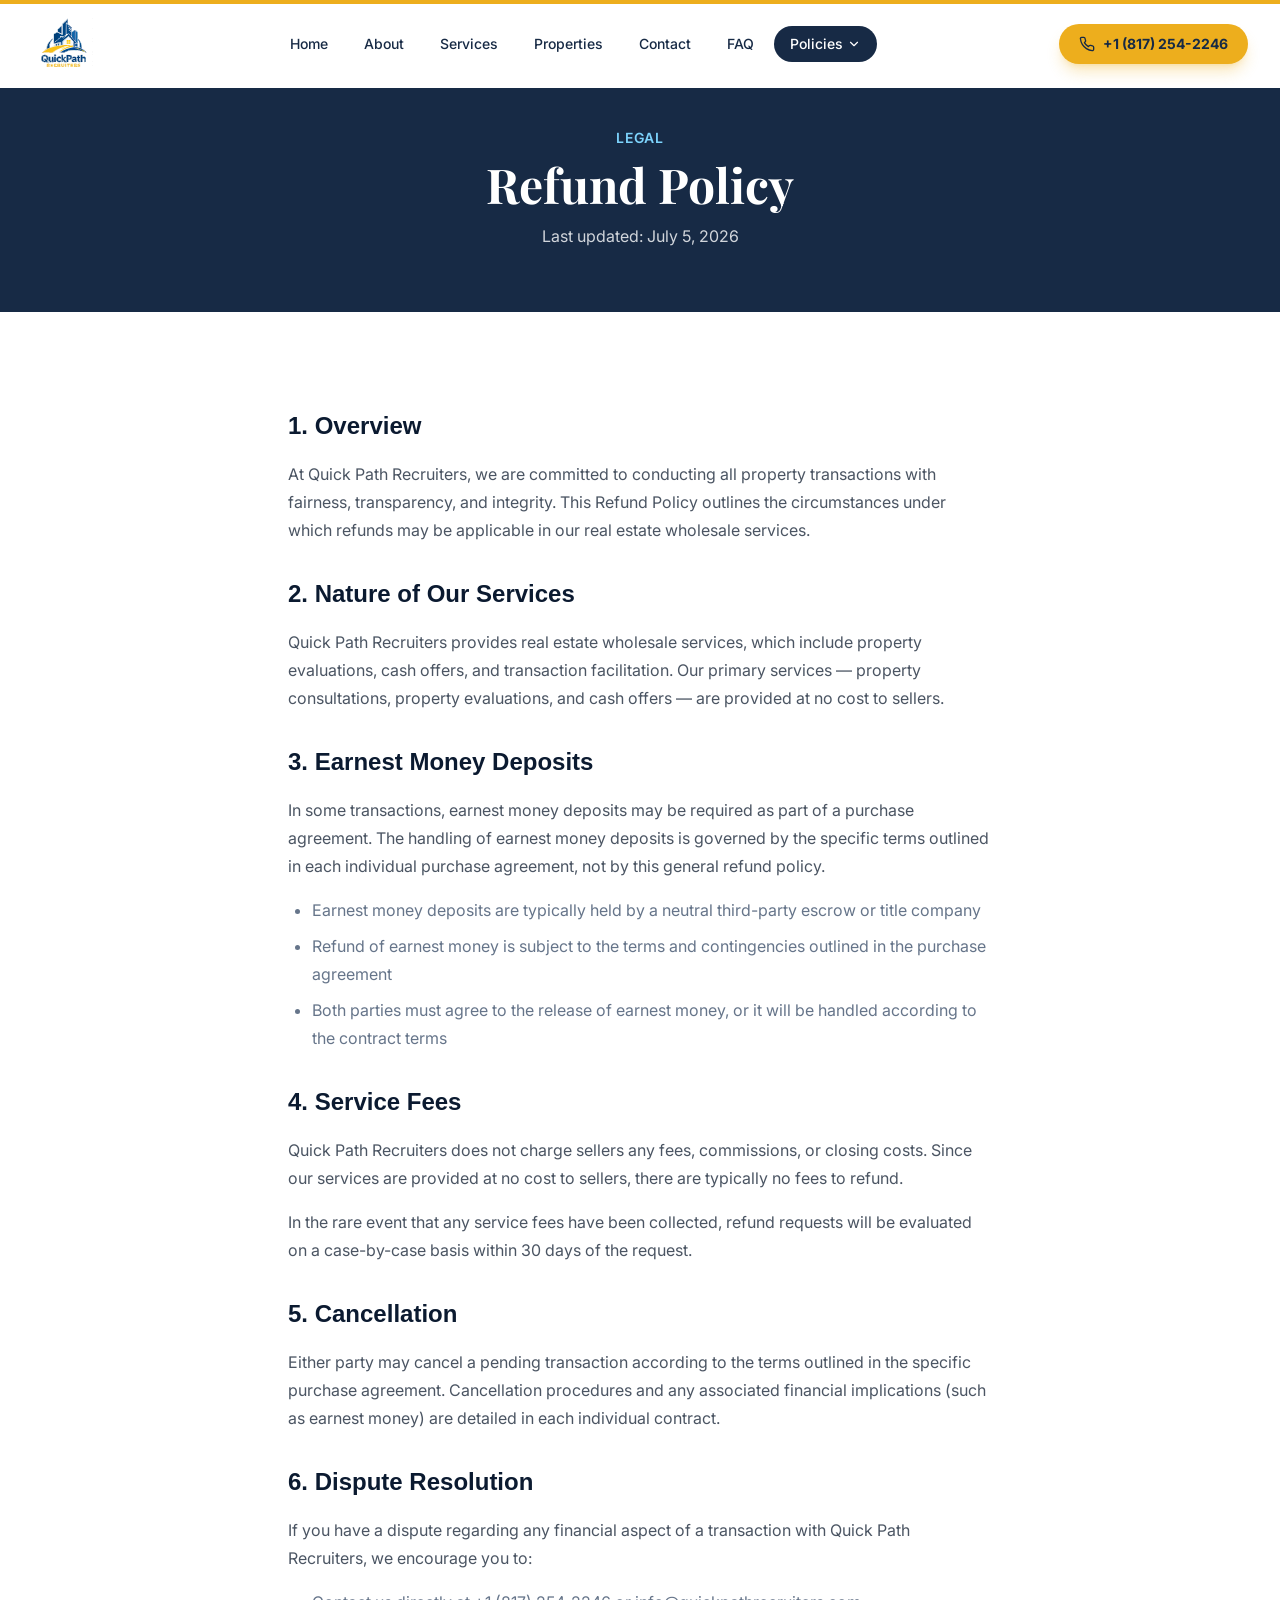
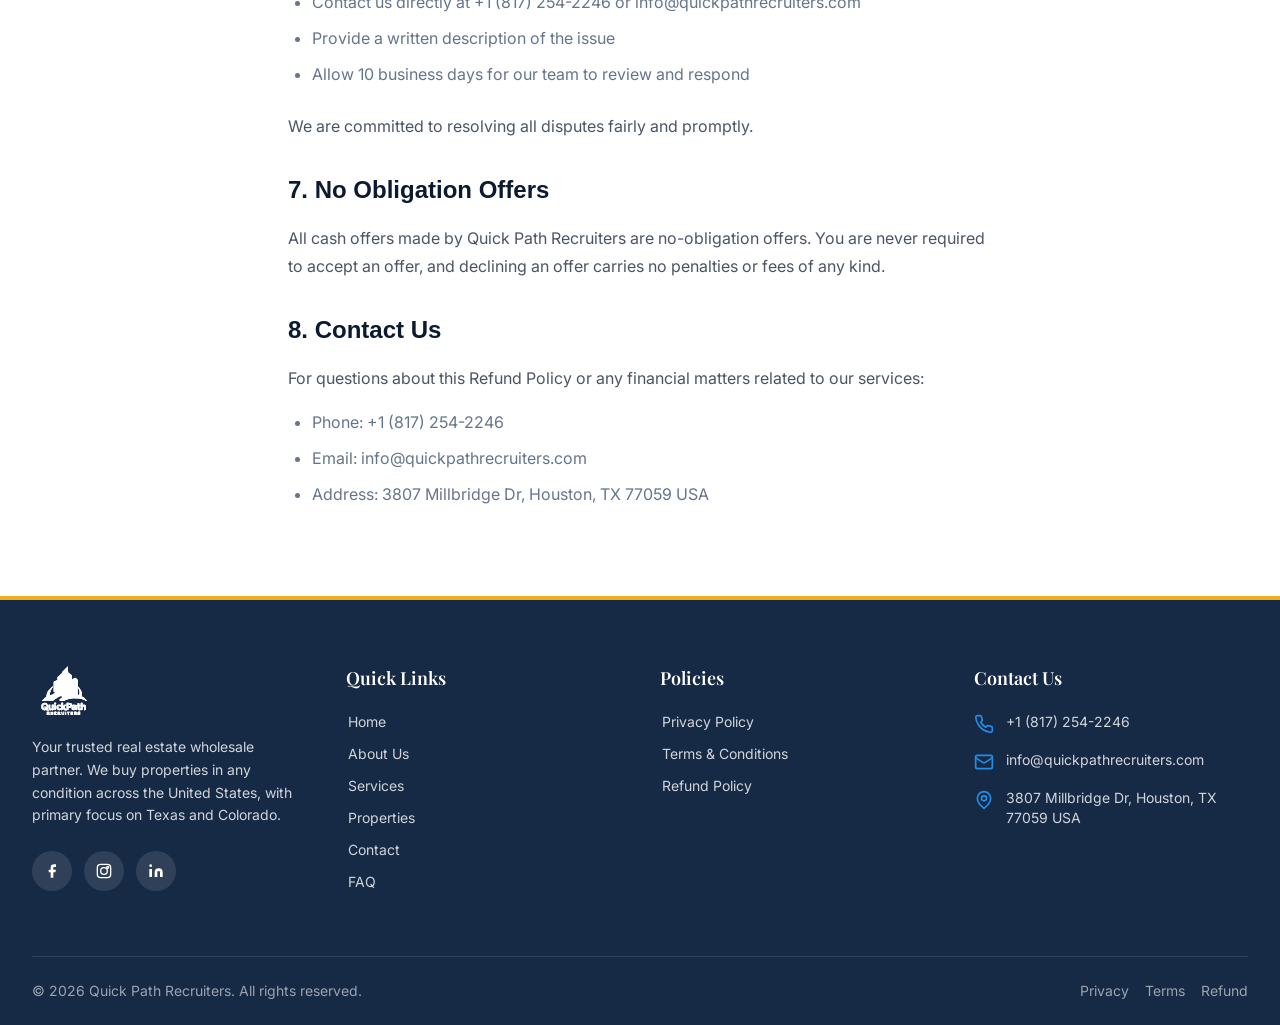
<file: refund-policy.html>
<!DOCTYPE html>
<html lang="en">
<head>
  <meta charset="utf-8">
  <meta name="viewport" content="width=device-width, initial-scale=1.0">
  <title>Refund Policy | Quick Path Recruiters</title>
  <meta name="description" content="Read the Refund Policy for Quick Path Recruiters and learn how service-related questions are handled.">
  <meta name="keywords" content="refund policy, Quick Path Recruiters, service terms">
  <link rel="icon" type="image/png" href="images/favicon.png"><link rel="shortcut icon" href="favicon.ico"><link rel="apple-touch-icon" href="images/favicon.png">
  <link rel="canonical" href="https://quickpathrecruiters.com/refund-policy.html">

  <!-- Open Graph -->
  <meta property="og:type" content="website">
  <meta property="og:title" content="Refund Policy | Quick Path Recruiters">
  <meta property="og:description" content="Read the Refund Policy for Quick Path Recruiters and learn how service-related questions are handled.">
  <meta property="og:image" content="images/logo.svg">
  <meta property="og:url" content="https://quickpathrecruiters.com/refund-policy.html">
  <meta property="og:site_name" content="Quick Path Recruiters">

  <link rel="stylesheet" href="css/style.css">
  <style>
    .policy-content h2 {
      font-family: 'Outfit', sans-serif;
      font-size: 1.5rem;
      font-weight: 700;
      color: #0b1a30;
      margin-top: 2rem;
      margin-bottom: 1rem;
    }
    .policy-content p {
      color: #4b5563;
      line-height: 1.75;
      margin-bottom: 1rem;
    }
    .policy-content ul {
      list-style-type: disc;
      padding-left: 1.5rem;
      color: #4b5563;
      margin-bottom: 1.5rem;
    }
    .policy-content li {
      margin-bottom: 0.5rem;
    }
  </style>
</head>
<body class="min-h-screen flex flex-col">
  <!-- Header / Navigation -->
  <header class="fixed top-0 left-0 right-0 z-50 transition-all duration-500 bg-white shadow-md py-2.5" id="main-header">
    <div class="absolute top-0 left-0 right-0 h-1 bg-gold"></div>
    <div class="max-w-7xl mx-auto px-4 sm:px-6 lg:px-8">
      <div class="flex items-center justify-between">
        <a href="index.html" class="flex items-center gap-2 shrink-0">
          <img src="images/logo.svg" alt="Quick Path Recruiters" class="h-12 sm:h-14 w-auto">
        </a>
        <nav class="hidden lg:flex items-center gap-1">
          <a href="index.html" class="px-4 py-2 rounded-full text-sm font-medium transition-all duration-300 text-navy hover:bg-navy/10">Home</a>
          <a href="about.html" class="px-4 py-2 rounded-full text-sm font-medium transition-all duration-300 text-navy hover:bg-navy/10">About</a>
          <a href="services.html" class="px-4 py-2 rounded-full text-sm font-medium transition-all duration-300 text-navy hover:bg-navy/10">Services</a>
          <a href="properties.html" class="px-4 py-2 rounded-full text-sm font-medium transition-all duration-300 text-navy hover:bg-navy/10">Properties</a>
          <a href="contact.html" class="px-4 py-2 rounded-full text-sm font-medium transition-all duration-300 text-navy hover:bg-navy/10">Contact</a>
          <a href="faq.html" class="px-4 py-2 rounded-full text-sm font-medium transition-all duration-300 text-navy hover:bg-navy/10">FAQ</a>
          <div class="relative" id="policies-dropdown-container">
            <button class="px-4 py-2 rounded-full text-sm font-medium transition-all duration-300 flex items-center gap-1 bg-navy text-white" id="policies-menu-btn">
              Policies <svg xmlns="http://www.w3.org/2000/svg" viewBox="0 0 24 24" fill="none" stroke="currentColor" stroke-width="2" stroke-linecap="round" stroke-linejoin="round" class="w-3.5 h-3.5 transition-transform id-policies-chevron"><path d="m6 9 6 6 6-6"/></svg>
            </button>
            <div class="absolute top-full right-0 mt-2 bg-white rounded-xl shadow-xl border border-gray-100 py-2 min-w-[200px] hidden" id="policies-menu-dropdown">
              <a href="privacy-policy.html" class="block px-4 py-2.5 text-sm transition-colors text-gray-700 hover:bg-gray-50 hover:text-gold-dark">Privacy Policy</a>
              <a href="terms.html" class="block px-4 py-2.5 text-sm transition-colors text-gray-700 hover:bg-gray-50 hover:text-gold-dark">Terms &amp; Conditions</a>
              <a href="refund-policy.html" class="block px-4 py-2.5 text-sm transition-colors text-gold-dark bg-gray-50">Refund Policy</a>
            </div>
          </div>
        </nav>
        <div class="flex items-center gap-3">
          <a href="tel:7373019920" class="hidden sm:flex items-center gap-2 bg-gold hover:bg-gold-dark text-navy px-5 py-2.5 rounded-full text-sm font-bold transition-all duration-300 shadow-lg shadow-gold/30 hover:shadow-xl hover:shadow-gold/40 hover:-translate-y-0.5">
            <svg xmlns="http://www.w3.org/2000/svg" viewBox="0 0 24 24" fill="none" stroke="currentColor" stroke-width="2" stroke-linecap="round" stroke-linejoin="round" class="w-4 h-4"><path d="M22 16.92v3a2 2 0 0 1-2.18 2 19.79 19.79 0 0 1-8.63-3.07 19.5 19.5 0 0 1-6-6 19.79 19.79 0 0 1-3.07-8.67A2 2 0 0 1 4.11 2h3a2 2 0 0 1 2 1.72 12.84 12.84 0 0 0 .7 2.81 2 2 0 0 1-.45 2.11L8.09 9.91a16 16 0 0 0 6 6l1.27-1.27a2 2 0 0 1 2.11-.45 12.84 12.84 0 0 0 2.81.7A2 2 0 0 1 22 16.92z"/></svg> +1 (817) 254-2246
          </a>
          <button class="lg:hidden p-2 rounded-lg hover:bg-gray-100 transition-colors" aria-label="Toggle menu" id="mobile-menu-btn">
            <svg xmlns="http://www.w3.org/2000/svg" viewBox="0 0 24 24" fill="none" stroke="currentColor" stroke-width="2" stroke-linecap="round" stroke-linejoin="round" class="w-6 h-6 id-menu-icon"><line x1="4" x2="20" y1="12" y2="12"/><line x1="4" x2="20" y1="6" y2="6"/><line x1="4" x2="20" y1="18" y2="18"/></svg>
            <svg xmlns="http://www.w3.org/2000/svg" viewBox="0 0 24 24" fill="none" stroke="currentColor" stroke-width="2" stroke-linecap="round" stroke-linejoin="round" class="w-6 h-6 id-close-icon hidden"><path d="M18 6 6 18"/><path d="m6 6 12 12"/></svg>
          </button>
        </div>
      </div>
    </div>
    <!-- Mobile Menu -->
    <div class="lg:hidden overflow-hidden transition-all duration-500 max-h-0 opacity-0" id="mobile-menu-dropdown">
      <div class="bg-white border-t border-gray-100 mt-2 px-4 py-4 space-y-1">
        <a href="index.html" class="block px-4 py-3 rounded-xl text-sm font-medium transition-all text-gray-700 hover:bg-gray-50">Home</a>
        <a href="about.html" class="block px-4 py-3 rounded-xl text-sm font-medium transition-all text-gray-700 hover:bg-gray-50">About</a>
        <a href="services.html" class="block px-4 py-3 rounded-xl text-sm font-medium transition-all text-gray-700 hover:bg-gray-50">Services</a>
        <a href="properties.html" class="block px-4 py-3 rounded-xl text-sm font-medium transition-all text-gray-700 hover:bg-gray-50">Properties</a>
        <a href="contact.html" class="block px-4 py-3 rounded-xl text-sm font-medium transition-all text-gray-700 hover:bg-gray-50">Contact</a>
        <a href="faq.html" class="block px-4 py-3 rounded-xl text-sm font-medium transition-all text-gray-700 hover:bg-gray-50">FAQ</a>
        <div class="pt-2 border-t border-gray-100 mt-2">
          <p class="px-4 py-2 text-xs font-semibold text-gray-400 uppercase tracking-wider">Policies</p>
          <a href="privacy-policy.html" class="block px-4 py-3 rounded-xl text-sm font-medium transition-all text-gray-700 hover:bg-gray-50">Privacy Policy</a>
          <a href="terms.html" class="block px-4 py-3 rounded-xl text-sm font-medium transition-all text-gray-700 hover:bg-gray-50">Terms &amp; Conditions</a>
          <a href="refund-policy.html" class="block px-4 py-3 rounded-xl text-sm font-medium transition-all bg-navy text-white">Refund Policy</a>
        </div>
        <a href="tel:7373019920" class="flex items-center justify-center gap-2 bg-gold text-navy px-5 py-3 rounded-xl text-sm font-bold mt-3 shadow-lg shadow-gold/30">
          <svg xmlns="http://www.w3.org/2000/svg" viewBox="0 0 24 24" fill="none" stroke="currentColor" stroke-width="2" stroke-linecap="round" stroke-linejoin="round" class="w-4 h-4"><path d="M22 16.92v3a2 2 0 0 1-2.18 2 19.79 19.79 0 0 1-8.63-3.07 19.5 19.5 0 0 1-6-6 19.79 19.79 0 0 1-3.07-8.67A2 2 0 0 1 4.11 2h3a2 2 0 0 1 2 1.72 12.84 12.84 0 0 0 .7 2.81 2 2 0 0 1-.45 2.11L8.09 9.91a16 16 0 0 0 6 6l1.27-1.27a2 2 0 0 1 2.11-.45 12.84 12.84 0 0 0 2.81.7A2 2 0 0 1 22 16.92z"/></svg> +1 (817) 254-2246
        </a>
      </div>
    </div>
  </header>

  <main class="flex-1">
    <!-- Hero Header -->
    <section class="pt-32 pb-16 bg-navy text-white">
      <div class="max-w-7xl mx-auto px-4 sm:px-6 lg:px-8 text-center reveal-in-view">
        <span class="text-sky-300 text-sm font-semibold tracking-wider uppercase mb-3 block">Legal</span>
        <h1 class="text-4xl sm:text-5xl font-heading font-bold mb-4">Refund Policy</h1>
        <p class="text-gray-300">Last updated: July 5, 2026</p>
      </div>
    </section>

    <!-- Policy Content Section -->
    <section class="py-16 bg-white">
      <div class="max-w-3xl mx-auto px-4 sm:px-6 lg:px-8 policy-content reveal-in-view">
        <h2>1. Overview</h2>
        <p>At Quick Path Recruiters, we are committed to conducting all property transactions with fairness, transparency, and integrity. This Refund Policy outlines the circumstances under which refunds may be applicable in our real estate wholesale services.</p>

        <h2>2. Nature of Our Services</h2>
        <p>Quick Path Recruiters provides real estate wholesale services, which include property evaluations, cash offers, and transaction facilitation. Our primary services &mdash; property consultations, property evaluations, and cash offers &mdash; are provided at no cost to sellers.</p>

        <h2>3. Earnest Money Deposits</h2>
        <p>In some transactions, earnest money deposits may be required as part of a purchase agreement. The handling of earnest money deposits is governed by the specific terms outlined in each individual purchase agreement, not by this general refund policy.</p>
        <ul>
          <li>Earnest money deposits are typically held by a neutral third-party escrow or title company</li>
          <li>Refund of earnest money is subject to the terms and contingencies outlined in the purchase agreement</li>
          <li>Both parties must agree to the release of earnest money, or it will be handled according to the contract terms</li>
        </ul>

        <h2>4. Service Fees</h2>
        <p>Quick Path Recruiters does not charge sellers any fees, commissions, or closing costs. Since our services are provided at no cost to sellers, there are typically no fees to refund.</p>
        <p>In the rare event that any service fees have been collected, refund requests will be evaluated on a case-by-case basis within 30 days of the request.</p>

        <h2>5. Cancellation</h2>
        <p>Either party may cancel a pending transaction according to the terms outlined in the specific purchase agreement. Cancellation procedures and any associated financial implications (such as earnest money) are detailed in each individual contract.</p>

        <h2>6. Dispute Resolution</h2>
        <p>If you have a dispute regarding any financial aspect of a transaction with Quick Path Recruiters, we encourage you to:</p>
        <ul>
          <li>Contact us directly at +1 (817) 254-2246 or info@quickpathrecruiters.com</li>
          <li>Provide a written description of the issue</li>
          <li>Allow 10 business days for our team to review and respond</li>
        </ul>
        <p>We are committed to resolving all disputes fairly and promptly.</p>

        <h2>7. No Obligation Offers</h2>
        <p>All cash offers made by Quick Path Recruiters are no-obligation offers. You are never required to accept an offer, and declining an offer carries no penalties or fees of any kind.</p>

        <h2>8. Contact Us</h2>
        <p>For questions about this Refund Policy or any financial matters related to our services:</p>
        <ul>
          <li>Phone: +1 (817) 254-2246</li>
          <li>Email: info@quickpathrecruiters.com</li>
          <li>Address: 3807 Millbridge Dr, Houston, TX 77059 USA</li>
        </ul>
      </div>
    </section>
  </main>

  <!-- Footer -->
  <footer class="bg-navy text-white mt-auto">
    <div class="h-1 bg-gold"></div>
    <div class="max-w-7xl mx-auto px-4 sm:px-6 lg:px-8">
      <div class="py-16 grid grid-cols-1 md:grid-cols-2 lg:grid-cols-4 gap-10">
        <div class="lg:col-span-1">
          <img src="images/logo.svg" alt="Quick Path Recruiters" class="h-14 w-auto mb-4 brightness-0 invert">
          <p class="text-gray-300 text-sm leading-relaxed mb-6">Your trusted real estate wholesale partner. We buy properties in any condition across the United States, with primary focus on Texas and Colorado.</p>
          <div class="flex gap-3">
            <a href="https://facebook.com" target="_blank" rel="noopener noreferrer" class="w-10 h-10 rounded-full bg-white/10 hover:bg-gold hover:text-navy flex items-center justify-center transition-all duration-300" aria-label="Facebook">
              <svg class="w-4 h-4" fill="currentColor" viewBox="0 0 24 24"><path d="M18 2h-3a5 5 0 00-5 5v3H7v4h3v8h4v-8h3l1-4h-4V7a1 1 0 011-1h3z"/></svg>
            </a>
            <a href="https://instagram.com" target="_blank" rel="noopener noreferrer" class="w-10 h-10 rounded-full bg-white/10 hover:bg-gold hover:text-navy flex items-center justify-center transition-all duration-300" aria-label="Instagram">
              <svg class="w-4 h-4" fill="none" stroke="currentColor" stroke-width="2" viewBox="0 0 24 24"><rect x="2" y="2" width="20" height="20" rx="5"/><circle cx="12" cy="12" r="5"/><circle cx="17.5" cy="6.5" r="1.5"/></svg>
            </a>
            <a href="https://linkedin.com" target="_blank" rel="noopener noreferrer" class="w-10 h-10 rounded-full bg-white/10 hover:bg-gold hover:text-navy flex items-center justify-center transition-all duration-300" aria-label="LinkedIn">
              <svg class="w-4 h-4" fill="currentColor" viewBox="0 0 24 24"><path d="M16 8a6 6 0 016 6v7h-4v-7a2 2 0 00-2-2 2 2 0 00-2 2v7h-4v-7a6 6 0 016-6zM2 9h4v12H2z"/><circle cx="4" cy="4" r="2"/></svg>
            </a>
          </div>
        </div>
        <div>
          <h3 class="text-lg font-heading font-semibold mb-5">Quick Links</h3>
          <ul class="space-y-3">
            <li><a href="index.html" class="text-gray-300 hover:text-white text-sm flex items-center gap-2 group transition-colors"><svg xmlns="http://www.w3.org/2000/svg" viewBox="0 0 24 24" fill="none" stroke="currentColor" stroke-width="2" stroke-linecap="round" stroke-linejoin="round" class="w-3.5 h-3.5 opacity-0 -ml-5 group-hover:opacity-100 group-hover:ml-0 transition-all duration-300"><path d="M5 12h14"/><path d="m12 5 7 7-7 7"/></svg> Home</a></li>
            <li><a href="about.html" class="text-gray-300 hover:text-white text-sm flex items-center gap-2 group transition-colors"><svg xmlns="http://www.w3.org/2000/svg" viewBox="0 0 24 24" fill="none" stroke="currentColor" stroke-width="2" stroke-linecap="round" stroke-linejoin="round" class="w-3.5 h-3.5 opacity-0 -ml-5 group-hover:opacity-100 group-hover:ml-0 transition-all duration-300"><path d="M5 12h14"/><path d="m12 5 7 7-7 7"/></svg> About Us</a></li>
            <li><a href="services.html" class="text-gray-300 hover:text-white text-sm flex items-center gap-2 group transition-colors"><svg xmlns="http://www.w3.org/2000/svg" viewBox="0 0 24 24" fill="none" stroke="currentColor" stroke-width="2" stroke-linecap="round" stroke-linejoin="round" class="w-3.5 h-3.5 opacity-0 -ml-5 group-hover:opacity-100 group-hover:ml-0 transition-all duration-300"><path d="M5 12h14"/><path d="m12 5 7 7-7 7"/></svg> Services</a></li>
            <li><a href="properties.html" class="text-gray-300 hover:text-white text-sm flex items-center gap-2 group transition-colors"><svg xmlns="http://www.w3.org/2000/svg" viewBox="0 0 24 24" fill="none" stroke="currentColor" stroke-width="2" stroke-linecap="round" stroke-linejoin="round" class="w-3.5 h-3.5 opacity-0 -ml-5 group-hover:opacity-100 group-hover:ml-0 transition-all duration-300"><path d="M5 12h14"/><path d="m12 5 7 7-7 7"/></svg> Properties</a></li>
            <li><a href="contact.html" class="text-gray-300 hover:text-white text-sm flex items-center gap-2 group transition-colors"><svg xmlns="http://www.w3.org/2000/svg" viewBox="0 0 24 24" fill="none" stroke="currentColor" stroke-width="2" stroke-linecap="round" stroke-linejoin="round" class="w-3.5 h-3.5 opacity-0 -ml-5 group-hover:opacity-100 group-hover:ml-0 transition-all duration-300"><path d="M5 12h14"/><path d="m12 5 7 7-7 7"/></svg> Contact</a></li>
            <li><a href="faq.html" class="text-gray-300 hover:text-white text-sm flex items-center gap-2 group transition-colors"><svg xmlns="http://www.w3.org/2000/svg" viewBox="0 0 24 24" fill="none" stroke="currentColor" stroke-width="2" stroke-linecap="round" stroke-linejoin="round" class="w-3.5 h-3.5 opacity-0 -ml-5 group-hover:opacity-100 group-hover:ml-0 transition-all duration-300"><path d="M5 12h14"/><path d="m12 5 7 7-7 7"/></svg> FAQ</a></li>
          </ul>
        </div>
        <div>
          <h3 class="text-lg font-heading font-semibold mb-5">Policies</h3>
          <ul class="space-y-3">
            <li><a href="privacy-policy.html" class="text-gray-300 hover:text-white text-sm transition-colors flex items-center gap-2 group"><svg xmlns="http://www.w3.org/2000/svg" viewBox="0 0 24 24" fill="none" stroke="currentColor" stroke-width="2" stroke-linecap="round" stroke-linejoin="round" class="w-3.5 h-3.5 opacity-0 -ml-5 group-hover:opacity-100 group-hover:ml-0 transition-all duration-300"><path d="M5 12h14"/><path d="m12 5 7 7-7 7"/></svg> Privacy Policy</a></li>
            <li><a href="terms.html" class="text-gray-300 hover:text-white text-sm transition-colors flex items-center gap-2 group"><svg xmlns="http://www.w3.org/2000/svg" viewBox="0 0 24 24" fill="none" stroke="currentColor" stroke-width="2" stroke-linecap="round" stroke-linejoin="round" class="w-3.5 h-3.5 opacity-0 -ml-5 group-hover:opacity-100 group-hover:ml-0 transition-all duration-300"><path d="M5 12h14"/><path d="m12 5 7 7-7 7"/></svg> Terms &amp; Conditions</a></li>
            <li><a href="refund-policy.html" class="text-gray-300 hover:text-white text-sm transition-colors flex items-center gap-2 group"><svg xmlns="http://www.w3.org/2000/svg" viewBox="0 0 24 24" fill="none" stroke="currentColor" stroke-width="2" stroke-linecap="round" stroke-linejoin="round" class="w-3.5 h-3.5 opacity-0 -ml-5 group-hover:opacity-100 group-hover:ml-0 transition-all duration-300"><path d="M5 12h14"/><path d="m12 5 7 7-7 7"/></svg> Refund Policy</a></li>
          </ul>
        </div>
        <div>
          <h3 class="text-lg font-heading font-semibold mb-5">Contact Us</h3>
          <ul class="space-y-4">
            <li>
              <a href="tel:7373019920" class="flex items-start gap-3 text-gray-300 hover:text-white transition-colors group">
                <svg xmlns="http://www.w3.org/2000/svg" viewBox="0 0 24 24" fill="none" stroke="currentColor" stroke-width="2" stroke-linecap="round" stroke-linejoin="round" class="w-5 h-5 mt-0.5 text-sky-brand group-hover:text-white shrink-0 transition-colors"><path d="M22 16.92v3a2 2 0 0 1-2.18 2 19.79 19.79 0 0 1-8.63-3.07 19.5 19.5 0 0 1-6-6 19.79 19.79 0 0 1-3.07-8.67A2 2 0 0 1 4.11 2h3a2 2 0 0 1 2 1.72 12.84 12.84 0 0 0 .7 2.81 2 2 0 0 1-.45 2.11L8.09 9.91a16 16 0 0 0 6 6l1.27-1.27a2 2 0 0 1 2.11-.45 12.84 12.84 0 0 0 2.81.7A2 2 0 0 1 22 16.92z"/></svg>
                <span class="text-sm">+1 (817) 254-2246</span>
              </a>
            </li>
            <li>
              <a href="mailto:info@quickpathrecruiters.com" class="flex items-start gap-3 text-gray-300 hover:text-white transition-colors group">
                <svg xmlns="http://www.w3.org/2000/svg" viewBox="0 0 24 24" fill="none" stroke="currentColor" stroke-width="2" stroke-linecap="round" stroke-linejoin="round" class="w-5 h-5 mt-0.5 text-sky-brand group-hover:text-white shrink-0 transition-colors"><rect width="20" height="16" x="2" y="4" rx="2"/><path d="m22 7-8.97 5.7a1.94 1.94 0 0 1-2.06 0L2 7"/></svg>
                <span class="text-sm">info@quickpathrecruiters.com</span>
              </a>
            </li>
            <li class="flex items-start gap-3 text-gray-300">
              <svg xmlns="http://www.w3.org/2000/svg" viewBox="0 0 24 24" fill="none" stroke="currentColor" stroke-width="2" stroke-linecap="round" stroke-linejoin="round" class="w-5 h-5 mt-0.5 text-sky-brand shrink-0"><path d="M20 10c0 6-8 12-8 12s-8-6-8-12a8 8 0 0 1 16 0Z"/><circle cx="12" cy="10" r="3"/></svg>
              <span class="text-sm">3807 Millbridge Dr, Houston, TX 77059 USA</span>
            </li>
          </ul>
        </div>
      </div>
      <div class="border-t border-white/10 py-6 flex flex-col sm:flex-row items-center justify-between gap-3">
        <p class="text-gray-400 text-sm">&copy; <span id="current-year">2026</span> Quick Path Recruiters. All rights reserved.</p>
        <div class="flex items-center gap-4 text-sm text-gray-400">
          <a href="privacy-policy.html" class="hover:text-white transition-colors">Privacy</a>
          <a href="terms.html" class="hover:text-white transition-colors">Terms</a>
          <a href="refund-policy.html" class="hover:text-white transition-colors">Refund</a>
        </div>
      </div>
    </div>
  </footer>

  <script src="js/script.js"></script>
</body>
</html>
</file>
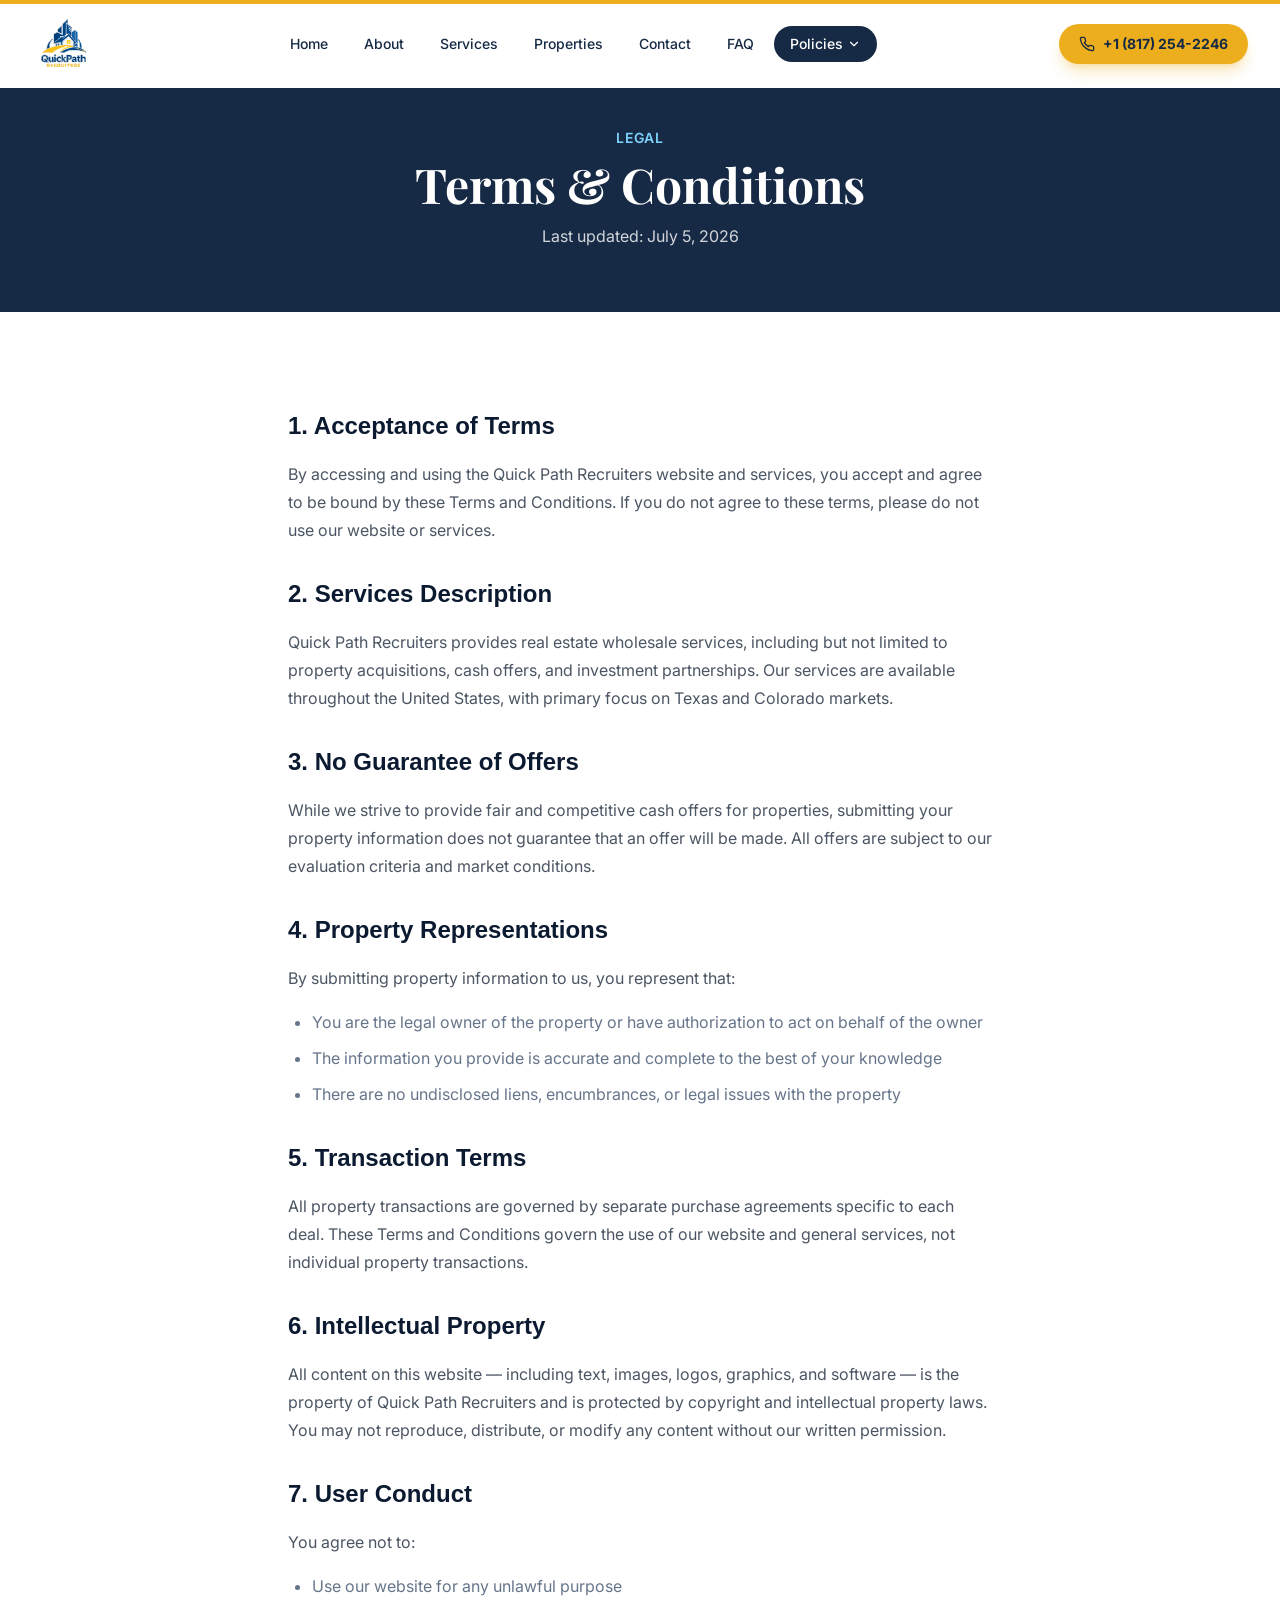
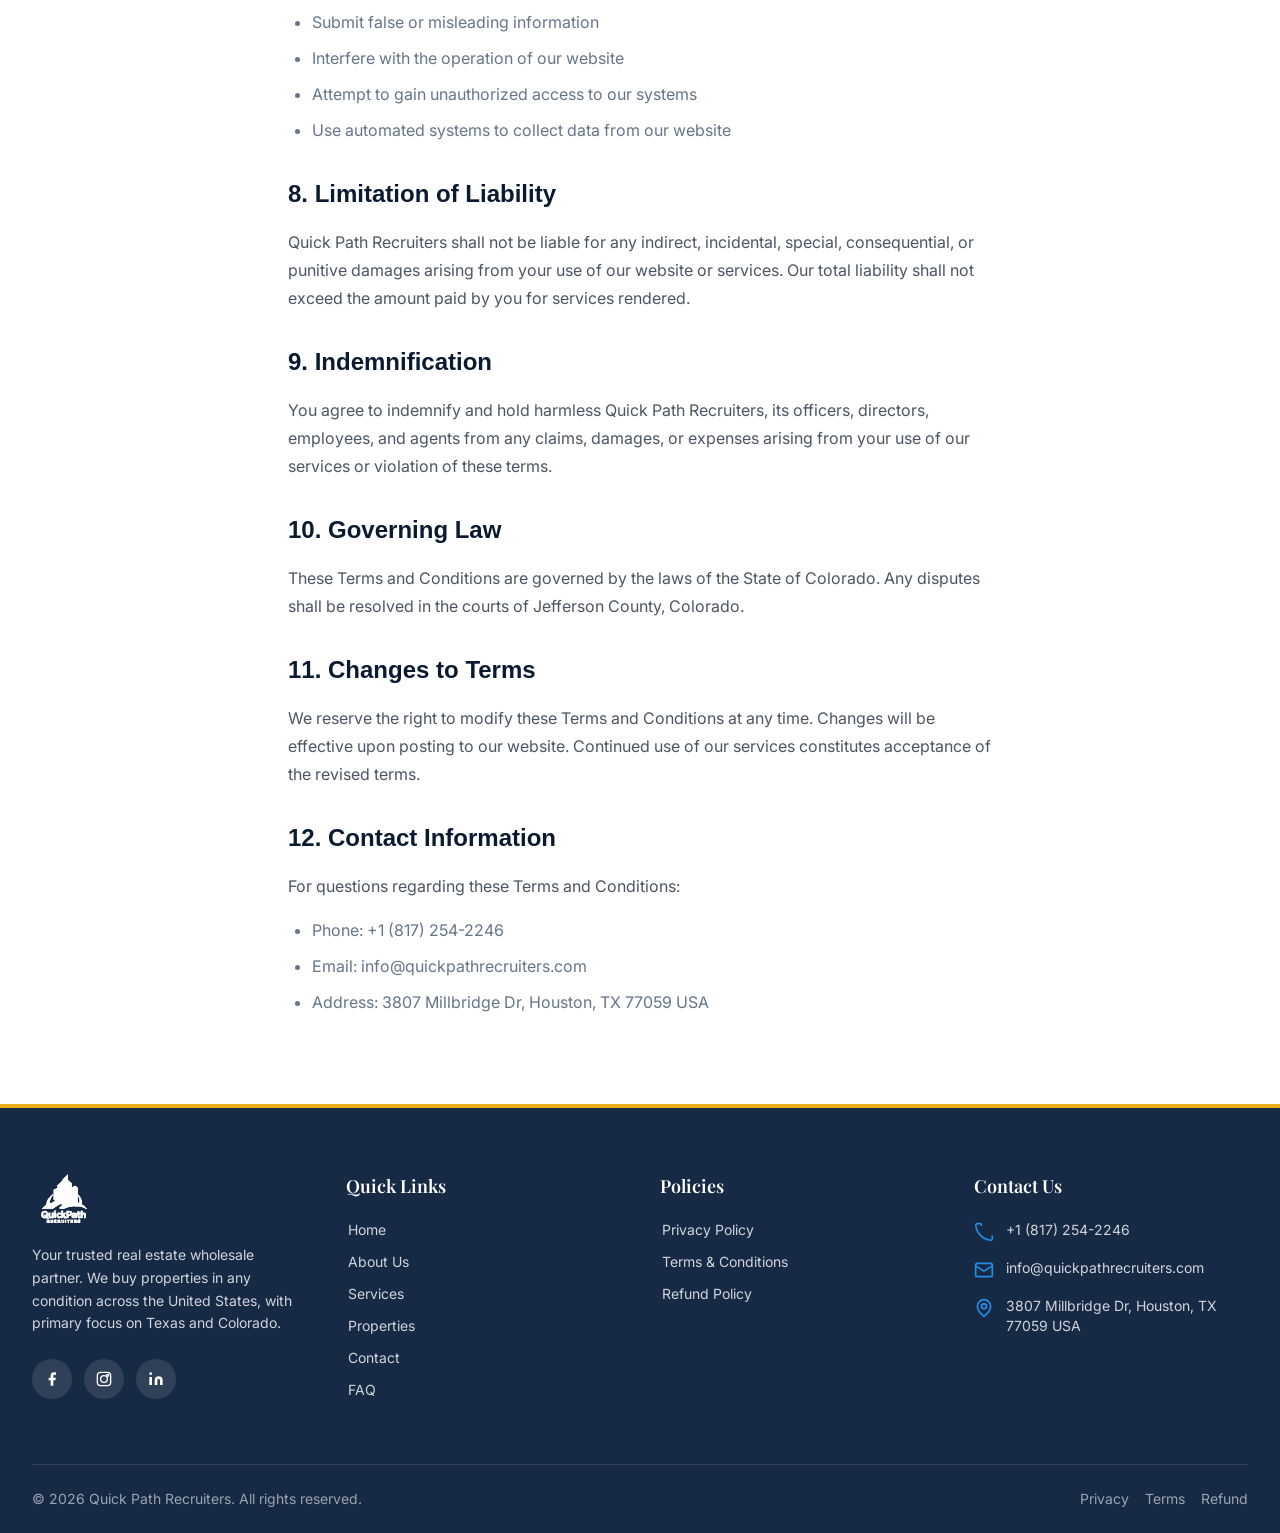
<file: terms.html>
<!DOCTYPE html>
<html lang="en">
<head>
  <meta charset="utf-8">
  <meta name="viewport" content="width=device-width, initial-scale=1.0">
  <title>Terms & Conditions | Quick Path Recruiters</title>
  <meta name="description" content="Read the Terms and Conditions for Quick Path Recruiters and learn about using our recruiting website and services.">
  <meta name="keywords" content="terms and conditions, Quick Path Recruiters, legal terms">
  <link rel="icon" type="image/png" href="images/favicon.png"><link rel="shortcut icon" href="favicon.ico"><link rel="apple-touch-icon" href="images/favicon.png">
  <link rel="canonical" href="https://quickpathrecruiters.com/terms.html">

  <!-- Open Graph -->
  <meta property="og:type" content="website">
  <meta property="og:title" content="Terms & Conditions | Quick Path Recruiters">
  <meta property="og:description" content="Read the Terms and Conditions for Quick Path Recruiters and learn about using our recruiting website and services.">
  <meta property="og:image" content="images/logo.svg">
  <meta property="og:url" content="https://quickpathrecruiters.com/terms.html">
  <meta property="og:site_name" content="Quick Path Recruiters">

  <link rel="stylesheet" href="css/style.css">
  <style>
    .policy-content h2 {
      font-family: 'Outfit', sans-serif;
      font-size: 1.5rem;
      font-weight: 700;
      color: #0b1a30;
      margin-top: 2rem;
      margin-bottom: 1rem;
    }
    .policy-content h3 {
      font-family: 'Outfit', sans-serif;
      font-size: 1.125rem;
      font-weight: 600;
      color: #0b1a30;
      margin-top: 1.5rem;
      margin-bottom: 0.75rem;
    }
    .policy-content p {
      color: #4b5563;
      line-height: 1.75;
      margin-bottom: 1rem;
    }
    .policy-content ul {
      list-style-type: disc;
      padding-left: 1.5rem;
      color: #4b5563;
      margin-bottom: 1.5rem;
    }
    .policy-content li {
      margin-bottom: 0.5rem;
    }
  </style>
</head>
<body class="min-h-screen flex flex-col">
  <!-- Header / Navigation -->
  <header class="fixed top-0 left-0 right-0 z-50 transition-all duration-500 bg-white shadow-md py-2.5" id="main-header">
    <div class="absolute top-0 left-0 right-0 h-1 bg-gold"></div>
    <div class="max-w-7xl mx-auto px-4 sm:px-6 lg:px-8">
      <div class="flex items-center justify-between">
        <a href="index.html" class="flex items-center gap-2 shrink-0">
          <img src="images/logo.svg" alt="Quick Path Recruiters" class="h-12 sm:h-14 w-auto">
        </a>
        <nav class="hidden lg:flex items-center gap-1">
          <a href="index.html" class="px-4 py-2 rounded-full text-sm font-medium transition-all duration-300 relative text-navy hover:bg-navy/10">Home</a>
          <a href="about.html" class="px-4 py-2 rounded-full text-sm font-medium transition-all duration-300 relative text-navy hover:bg-navy/10">About</a>
          <a href="services.html" class="px-4 py-2 rounded-full text-sm font-medium transition-all duration-300 relative text-navy hover:bg-navy/10">Services</a>
          <a href="properties.html" class="px-4 py-2 rounded-full text-sm font-medium transition-all duration-300 relative text-navy hover:bg-navy/10">Properties</a>
          <a href="contact.html" class="px-4 py-2 rounded-full text-sm font-medium transition-all duration-300 relative text-navy hover:bg-navy/10">Contact</a>
          <a href="faq.html" class="px-4 py-2 rounded-full text-sm font-medium transition-all duration-300 relative text-navy hover:bg-navy/10">FAQ</a>
          
          <div class="relative" id="policies-dropdown-container">
            <button class="px-4 py-2 rounded-full text-sm font-medium transition-all duration-300 flex items-center gap-1 bg-navy text-white" id="policies-menu-btn">
              Policies <svg xmlns="http://www.w3.org/2000/svg" viewBox="0 0 24 24" fill="none" stroke="currentColor" stroke-width="2" stroke-linecap="round" stroke-linejoin="round" class="w-3.5 h-3.5 transition-transform id-policies-chevron"><path d="m6 9 6 6 6-6"/></svg>
            </button>
            <div class="absolute top-full right-0 mt-2 bg-white rounded-xl shadow-xl border border-gray-100 py-2 min-w-[200px] hidden" id="policies-menu-dropdown">
              <a href="privacy-policy.html" class="block px-4 py-2.5 text-sm transition-colors text-gray-700 hover:bg-gray-50 hover:text-gold-dark">Privacy Policy</a>
              <a href="terms.html" class="block px-4 py-2.5 text-sm transition-colors text-gold-dark bg-gray-50">Terms & Conditions</a>
              <a href="refund-policy.html" class="block px-4 py-2.5 text-sm transition-colors text-gray-700 hover:bg-gray-50 hover:text-gold-dark">Refund Policy</a>
            </div>
          </div>
        </nav>
        <div class="flex items-center gap-3">
          <a href="tel:7373019920" class="hidden sm:flex items-center gap-2 bg-gold hover:bg-gold-dark text-navy px-5 py-2.5 rounded-full text-sm font-bold transition-all duration-300 shadow-lg shadow-gold/30 hover:shadow-xl hover:shadow-gold/40 hover:-translate-y-0.5">
            <svg xmlns="http://www.w3.org/2000/svg" viewBox="0 0 24 24" fill="none" stroke="currentColor" stroke-width="2" stroke-linecap="round" stroke-linejoin="round" class="w-4 h-4"><path d="M22 16.92v3a2 2 0 0 1-2.18 2 19.79 19.79 0 0 1-8.63-3.07 19.5 19.5 0 0 1-6-6 19.79 19.79 0 0 1-3.07-8.67A2 2 0 0 1 4.11 2h3a2 2 0 0 1 2 1.72 12.84 12.84 0 0 0 .7 2.81 2 2 0 0 1-.45 2.11L8.09 9.91a16 16 0 0 0 6 6l1.27-1.27a2 2 0 0 1 2.11-.45 12.84 12.84 0 0 0 2.81.7A2 2 0 0 1 22 16.92z"/></svg> +1 (817) 254-2246
          </a>
          <button class="lg:hidden p-2 rounded-lg hover:bg-gray-100 transition-colors" aria-label="Toggle menu" id="mobile-menu-btn">
            <svg xmlns="http://www.w3.org/2000/svg" viewBox="0 0 24 24" fill="none" stroke="currentColor" stroke-width="2" stroke-linecap="round" stroke-linejoin="round" class="w-6 h-6 id-menu-icon"><line x1="4" x2="20" y1="12" y2="12"/><line x1="4" x2="20" y1="6" y2="6"/><line x1="4" x2="20" y1="18" y2="18"/></svg>
            <svg xmlns="http://www.w3.org/2000/svg" viewBox="0 0 24 24" fill="none" stroke="currentColor" stroke-width="2" stroke-linecap="round" stroke-linejoin="round" class="w-6 h-6 id-close-icon hidden"><path d="M18 6 6 18"/><path d="m6 6 12 12"/></svg>
          </button>
        </div>
      </div>
    </div>
    <!-- Mobile Menu -->
    <div class="lg:hidden overflow-hidden transition-all duration-500 max-h-0 opacity-0" id="mobile-menu-dropdown">
      <div class="bg-white border-t border-gray-100 mt-2 px-4 py-4 space-y-1">
        <a href="index.html" class="block px-4 py-3 rounded-xl text-sm font-medium transition-all text-gray-700 hover:bg-gray-50">Home</a>
        <a href="about.html" class="block px-4 py-3 rounded-xl text-sm font-medium transition-all text-gray-700 hover:bg-gray-50">About</a>
        <a href="services.html" class="block px-4 py-3 rounded-xl text-sm font-medium transition-all text-gray-700 hover:bg-gray-50">Services</a>
        <a href="properties.html" class="block px-4 py-3 rounded-xl text-sm font-medium transition-all text-gray-700 hover:bg-gray-50">Properties</a>
        <a href="contact.html" class="block px-4 py-3 rounded-xl text-sm font-medium transition-all text-gray-700 hover:bg-gray-50">Contact</a>
        <a href="faq.html" class="block px-4 py-3 rounded-xl text-sm font-medium transition-all text-gray-700 hover:bg-gray-50">FAQ</a>
        <div class="pt-2 border-t border-gray-100 mt-2">
          <p class="px-4 py-2 text-xs font-semibold text-gray-400 uppercase tracking-wider">Policies</p>
          <a href="privacy-policy.html" class="block px-4 py-3 rounded-xl text-sm font-medium transition-all text-gray-700 hover:bg-gray-50">Privacy Policy</a>
          <a href="terms.html" class="block px-4 py-3 rounded-xl text-sm font-medium transition-all bg-navy text-white">Terms & Conditions</a>
          <a href="refund-policy.html" class="block px-4 py-3 rounded-xl text-sm font-medium transition-all text-gray-700 hover:bg-gray-50">Refund Policy</a>
        </div>
        <a href="tel:7373019920" class="flex items-center justify-center gap-2 bg-gold text-navy px-5 py-3 rounded-xl text-sm font-bold mt-3 shadow-lg shadow-gold/30">
          <svg xmlns="http://www.w3.org/2000/svg" viewBox="0 0 24 24" fill="none" stroke="currentColor" stroke-width="2" stroke-linecap="round" stroke-linejoin="round" class="w-4 h-4"><path d="M22 16.92v3a2 2 0 0 1-2.18 2 19.79 19.79 0 0 1-8.63-3.07 19.5 19.5 0 0 1-6-6 19.79 19.79 0 0 1-3.07-8.67A2 2 0 0 1 4.11 2h3a2 2 0 0 1 2 1.72(12.84 12.84 0 0 0 .7 2.81 2 2 0 0 1-.45 2.11L8.09 9.91a16 16 0 0 0 6 6l1.27-1.27a2 2 0 0 1 2.11-.45 12.84 12.84 0 0 0 2.81.7A2 2 0 0 1 22 16.92z"/></svg> +1 (817) 254-2246
        </a>
      </div>
    </div>
  </header>

  <main class="flex-1">
    <!-- Hero Header -->
    <section class="pt-32 pb-16 bg-navy text-white">
      <div class="max-w-7xl mx-auto px-4 sm:px-6 lg:px-8 text-center reveal-in-view">
        <span class="text-sky-300 text-sm font-semibold tracking-wider uppercase mb-3 block">Legal</span>
        <h1 class="text-4xl sm:text-5xl font-heading font-bold mb-4">Terms & Conditions</h1>
        <p class="text-gray-300">Last updated: July 5, 2026</p>
      </div>
    </section>

    <!-- Policy Content Section -->
    <section class="py-16 bg-white">
      <div class="max-w-3xl mx-auto px-4 sm:px-6 lg:px-8 policy-content reveal-in-view">
        <h2>1. Acceptance of Terms</h2>
        <p>By accessing and using the Quick Path Recruiters website and services, you accept and agree to be bound by these Terms and Conditions. If you do not agree to these terms, please do not use our website or services.</p>
        
        <h2>2. Services Description</h2>
        <p>Quick Path Recruiters provides real estate wholesale services, including but not limited to property acquisitions, cash offers, and investment partnerships. Our services are available throughout the United States, with primary focus on Texas and Colorado markets.</p>
        
        <h2>3. No Guarantee of Offers</h2>
        <p>While we strive to provide fair and competitive cash offers for properties, submitting your property information does not guarantee that an offer will be made. All offers are subject to our evaluation criteria and market conditions.</p>
        
        <h2>4. Property Representations</h2>
        <p>By submitting property information to us, you represent that:</p>
        <ul>
          <li>You are the legal owner of the property or have authorization to act on behalf of the owner</li>
          <li>The information you provide is accurate and complete to the best of your knowledge</li>
          <li>There are no undisclosed liens, encumbrances, or legal issues with the property</li>
        </ul>
        
        <h2>5. Transaction Terms</h2>
        <p>All property transactions are governed by separate purchase agreements specific to each deal. These Terms and Conditions govern the use of our website and general services, not individual property transactions.</p>
        
        <h2>6. Intellectual Property</h2>
        <p>All content on this website &mdash; including text, images, logos, graphics, and software &mdash; is the property of Quick Path Recruiters and is protected by copyright and intellectual property laws. You may not reproduce, distribute, or modify any content without our written permission.</p>
        
        <h2>7. User Conduct</h2>
        <p>You agree not to:</p>
        <ul>
          <li>Use our website for any unlawful purpose</li>
          <li>Submit false or misleading information</li>
          <li>Interfere with the operation of our website</li>
          <li>Attempt to gain unauthorized access to our systems</li>
          <li>Use automated systems to collect data from our website</li>
        </ul>
        
        <h2>8. Limitation of Liability</h2>
        <p>Quick Path Recruiters shall not be liable for any indirect, incidental, special, consequential, or punitive damages arising from your use of our website or services. Our total liability shall not exceed the amount paid by you for services rendered.</p>
        
        <h2>9. Indemnification</h2>
        <p>You agree to indemnify and hold harmless Quick Path Recruiters, its officers, directors, employees, and agents from any claims, damages, or expenses arising from your use of our services or violation of these terms.</p>
        
        <h2>10. Governing Law</h2>
        <p>These Terms and Conditions are governed by the laws of the State of Colorado. Any disputes shall be resolved in the courts of Jefferson County, Colorado.</p>
        
        <h2>11. Changes to Terms</h2>
        <p>We reserve the right to modify these Terms and Conditions at any time. Changes will be effective upon posting to our website. Continued use of our services constitutes acceptance of the revised terms.</p>
        
        <h2>12. Contact Information</h2>
        <p>For questions regarding these Terms and Conditions:</p>
        <ul>
          <li>Phone: +1 (817) 254-2246</li>
          <li>Email: info@quickpathrecruiters.com</li>
          <li>Address: 3807 Millbridge Dr, Houston, TX 77059 USA</li>
        </ul>
      </div>
    </section>
  </main>

  <!-- Footer -->
  <footer class="bg-navy text-white mt-auto">
    <div class="h-1 bg-gold"></div>
    <div class="max-w-7xl mx-auto px-4 sm:px-6 lg:px-8">
      <div class="py-16 grid grid-cols-1 md:grid-cols-2 lg:grid-cols-4 gap-10">
        <div class="lg:col-span-1">
          <img src="images/logo.svg" alt="Quick Path Recruiters" class="h-14 w-auto mb-4 brightness-0 invert">
          <p class="text-gray-300 text-sm leading-relaxed mb-6">Your trusted real estate wholesale partner. We buy properties in any condition across the United States, with primary focus on Texas and Colorado.</p>
          <div class="flex gap-3">
            <a href="https://facebook.com" target="_blank" rel="noopener noreferrer" class="w-10 h-10 rounded-full bg-white/10 hover:bg-gold hover:text-navy flex items-center justify-center transition-all duration-300" aria-label="Facebook">
              <svg class="w-4 h-4" fill="currentColor" viewBox="0 0 24 24"><path d="M18 2h-3a5 5 0 00-5 5v3H7v4h3v8h4v-8h3l1-4h-4V7a1 1 0 011-1h3z"/></svg>
            </a>
            <a href="https://instagram.com" target="_blank" rel="noopener noreferrer" class="w-10 h-10 rounded-full bg-white/10 hover:bg-gold hover:text-navy flex items-center justify-center transition-all duration-300" aria-label="Instagram">
              <svg class="w-4 h-4" fill="none" stroke="currentColor" stroke-width="2" viewBox="0 0 24 24"><rect x="2" y="2" width="20" height="20" rx="5"/><circle cx="12" cy="12" r="5"/><circle cx="17.5" cy="6.5" r="1.5"/></svg>
            </a>
            <a href="https://linkedin.com" target="_blank" rel="noopener noreferrer" class="w-10 h-10 rounded-full bg-white/10 hover:bg-gold hover:text-navy flex items-center justify-center transition-all duration-300" aria-label="LinkedIn">
              <svg class="w-4 h-4" fill="currentColor" viewBox="0 0 24 24"><path d="M16 8a6 6 0 016 6v7h-4v-7a2 2 0 00-2-2 2 2 0 00-2 2v7h-4v-7a6 6 0 016-6zM2 9h4v12H2z"/><circle cx="4" cy="4" r="2"/></svg>
            </a>
          </div>
        </div>
        <div>
          <h3 class="text-lg font-heading font-semibold mb-5">Quick Links</h3>
          <ul class="space-y-3">
            <li><a href="index.html" class="text-gray-300 hover:text-white text-sm flex items-center gap-2 group transition-colors"><svg xmlns="http://www.w3.org/2000/svg" viewBox="0 0 24 24" fill="none" stroke="currentColor" stroke-width="2" stroke-linecap="round" stroke-linejoin="round" class="w-3.5 h-3.5 opacity-0 -ml-5 group-hover:opacity-100 group-hover:ml-0 transition-all duration-300"><path d="M5 12h14"/><path d="m12 5 7 7-7 7"/></svg> Home</a></li>
            <li><a href="about.html" class="text-gray-300 hover:text-white text-sm flex items-center gap-2 group transition-colors"><svg xmlns="http://www.w3.org/2000/svg" viewBox="0 0 24 24" fill="none" stroke="currentColor" stroke-width="2" stroke-linecap="round" stroke-linejoin="round" class="w-3.5 h-3.5 opacity-0 -ml-5 group-hover:opacity-100 group-hover:ml-0 transition-all duration-300"><path d="M5 12h14"/><path d="m12 5 7 7-7 7"/></svg> About Us</a></li>
            <li><a href="services.html" class="text-gray-300 hover:text-white text-sm flex items-center gap-2 group transition-colors"><svg xmlns="http://www.w3.org/2000/svg" viewBox="0 0 24 24" fill="none" stroke="currentColor" stroke-width="2" stroke-linecap="round" stroke-linejoin="round" class="w-3.5 h-3.5 opacity-0 -ml-5 group-hover:opacity-100 group-hover:ml-0 transition-all duration-300"><path d="M5 12h14"/><path d="m12 5 7 7-7 7"/></svg> Services</a></li>
            <li><a href="properties.html" class="text-gray-300 hover:text-white text-sm flex items-center gap-2 group transition-colors"><svg xmlns="http://www.w3.org/2000/svg" viewBox="0 0 24 24" fill="none" stroke="currentColor" stroke-width="2" stroke-linecap="round" stroke-linejoin="round" class="w-3.5 h-3.5 opacity-0 -ml-5 group-hover:opacity-100 group-hover:ml-0 transition-all duration-300"><path d="M5 12h14"/><path d="m12 5 7 7-7 7"/></svg> Properties</a></li>
            <li><a href="contact.html" class="text-gray-300 hover:text-white text-sm flex items-center gap-2 group transition-colors"><svg xmlns="http://www.w3.org/2000/svg" viewBox="0 0 24 24" fill="none" stroke="currentColor" stroke-width="2" stroke-linecap="round" stroke-linejoin="round" class="w-3.5 h-3.5 opacity-0 -ml-5 group-hover:opacity-100 group-hover:ml-0 transition-all duration-300"><path d="M5 12h14"/><path d="m12 5 7 7-7 7"/></svg> Contact</a></li>
            <li><a href="faq.html" class="text-gray-300 hover:text-white text-sm flex items-center gap-2 group transition-colors"><svg xmlns="http://www.w3.org/2000/svg" viewBox="0 0 24 24" fill="none" stroke="currentColor" stroke-width="2" stroke-linecap="round" stroke-linejoin="round" class="w-3.5 h-3.5 opacity-0 -ml-5 group-hover:opacity-100 group-hover:ml-0 transition-all duration-300"><path d="M5 12h14"/><path d="m12 5 7 7-7 7"/></svg> FAQ</a></li>
          </ul>
        </div>
        <div>
          <h3 class="text-lg font-heading font-semibold mb-5">Policies</h3>
          <ul class="space-y-3">
            <li><a href="privacy-policy.html" class="text-gray-300 hover:text-white text-sm flex items-center gap-2 group transition-colors"><svg xmlns="http://www.w3.org/2000/svg" viewBox="0 0 24 24" fill="none" stroke="currentColor" stroke-width="2" stroke-linecap="round" stroke-linejoin="round" class="w-3.5 h-3.5 opacity-0 -ml-5 group-hover:opacity-100 group-hover:ml-0 transition-all duration-300"><path d="M5 12h14"/><path d="m12 5 7 7-7 7"/></svg> Privacy Policy</a></li>
            <li><a href="terms.html" class="text-gray-300 hover:text-white text-sm flex items-center gap-2 group transition-colors"><svg xmlns="http://www.w3.org/2000/svg" viewBox="0 0 24 24" fill="none" stroke="currentColor" stroke-width="2" stroke-linecap="round" stroke-linejoin="round" class="w-3.5 h-3.5 opacity-0 -ml-5 group-hover:opacity-100 group-hover:ml-0 transition-all duration-300"><path d="M5 12h14"/><path d="m12 5 7 7-7 7"/></svg> Terms & Conditions</a></li>
            <li><a href="refund-policy.html" class="text-gray-300 hover:text-white text-sm flex items-center gap-2 group transition-colors"><svg xmlns="http://www.w3.org/2000/svg" viewBox="0 0 24 24" fill="none" stroke="currentColor" stroke-width="2" stroke-linecap="round" stroke-linejoin="round" class="w-3.5 h-3.5 opacity-0 -ml-5 group-hover:opacity-100 group-hover:ml-0 transition-all duration-300"><path d="M5 12h14"/><path d="m12 5 7 7-7 7"/></svg> Refund Policy</a></li>
          </ul>
        </div>
        <div>
          <h3 class="text-lg font-heading font-semibold mb-5">Contact Us</h3>
          <ul class="space-y-4">
            <li>
              <a href="tel:7373019920" class="flex items-start gap-3 text-gray-300 hover:text-white transition-colors group">
                <svg xmlns="http://www.w3.org/2000/svg" viewBox="0 0 24 24" fill="none" stroke="currentColor" stroke-width="2" stroke-linecap="round" stroke-linejoin="round" class="w-5 h-5 mt-0.5 text-sky-brand group-hover:text-white transition-colors shrink-0"><path d="M22 16.92v3a2 2 0 0 1-2.18 2 19.79 19.79 0 0 1-8.63-3.07 19.5 19.5 0 0 1-6-6 19.79 19.79 0 0 1-3.07-8.67A2 2 0 0 1 4.11 2h3a2 2 0 0 1 2 1.72(12.84 12.84 0 0 0 .7 2.81 2 2 0 0 1-.45 2.11L8.09 9.91a16 16 0 0 0 6 6l1.27-1.27a2 2 0 0 1 2.11-.45 12.84 12.84 0 0 0 2.81.7A2 2 0 0 1 22 16.92z"/></svg>
                <span class="text-sm">+1 (817) 254-2246</span>
              </a>
            </li>
            <li>
              <a href="mailto:info@quickpathrecruiters.com" class="flex items-start gap-3 text-gray-300 hover:text-white transition-colors group">
                <svg xmlns="http://www.w3.org/2000/svg" viewBox="0 0 24 24" fill="none" stroke="currentColor" stroke-width="2" stroke-linecap="round" stroke-linejoin="round" class="w-5 h-5 mt-0.5 text-sky-brand group-hover:text-white transition-colors shrink-0"><rect width="20" height="16" x="2" y="4" rx="2"/><path d="m22 7-8.97 5.7a1.94 1.94 0 0 1-2.06 0L2 7"/></svg>
                <span class="text-sm">info@quickpathrecruiters.com</span>
              </a>
            </li>
            <li class="flex items-start gap-3 text-gray-300">
              <svg xmlns="http://www.w3.org/2000/svg" viewBox="0 0 24 24" fill="none" stroke="currentColor" stroke-width="2" stroke-linecap="round" stroke-linejoin="round" class="w-5 h-5 mt-0.5 text-sky-brand shrink-0"><path d="M20 10c0 6-8 12-8 12s-8-6-8-12a8 8 0 0 1 16 0Z"/><circle cx="12" cy="10" r="3"/></svg>
              <span class="text-sm">3807 Millbridge Dr, Houston, TX 77059 USA</span>
            </li>
          </ul>
        </div>
      </div>
      <div class="border-t border-white/10 py-6 flex flex-col sm:flex-row items-center justify-between gap-3">
        <p class="text-gray-400 text-sm">&copy; <span id="current-year">2026</span> Quick Path Recruiters. All rights reserved.</p>
        <div class="flex items-center gap-4 text-sm text-gray-400">
          <a href="privacy-policy.html" class="hover:text-white transition-colors">Privacy</a>
          <a href="terms.html" class="hover:text-white transition-colors">Terms</a>
          <a href="refund-policy.html" class="hover:text-white transition-colors">Refund</a>
        </div>
      </div>
    </div>
  </footer>

  <script src="js/script.js"></script>
</body>
</html>
</file>
<file: css/style.css>
@import"https://fonts.googleapis.com/css2?family=Inter:wght@300;400;500;600;700;800;900&family=Playfair+Display:wght@400;500;600;700;800;900&display=swap";*,:before,:after{--tw-border-spacing-x: 0;--tw-border-spacing-y: 0;--tw-translate-x: 0;--tw-translate-y: 0;--tw-rotate: 0;--tw-skew-x: 0;--tw-skew-y: 0;--tw-scale-x: 1;--tw-scale-y: 1;--tw-pan-x: ;--tw-pan-y: ;--tw-pinch-zoom: ;--tw-scroll-snap-strictness: proximity;--tw-gradient-from-position: ;--tw-gradient-via-position: ;--tw-gradient-to-position: ;--tw-ordinal: ;--tw-slashed-zero: ;--tw-numeric-figure: ;--tw-numeric-spacing: ;--tw-numeric-fraction: ;--tw-ring-inset: ;--tw-ring-offset-width: 0px;--tw-ring-offset-color: #fff;--tw-ring-color: rgb(59 130 246 / .5);--tw-ring-offset-shadow: 0 0 #0000;--tw-ring-shadow: 0 0 #0000;--tw-shadow: 0 0 #0000;--tw-shadow-colored: 0 0 #0000;--tw-blur: ;--tw-brightness: ;--tw-contrast: ;--tw-grayscale: ;--tw-hue-rotate: ;--tw-invert: ;--tw-saturate: ;--tw-sepia: ;--tw-drop-shadow: ;--tw-backdrop-blur: ;--tw-backdrop-brightness: ;--tw-backdrop-contrast: ;--tw-backdrop-grayscale: ;--tw-backdrop-hue-rotate: ;--tw-backdrop-invert: ;--tw-backdrop-opacity: ;--tw-backdrop-saturate: ;--tw-backdrop-sepia: ;--tw-contain-size: ;--tw-contain-layout: ;--tw-contain-paint: ;--tw-contain-style: }::backdrop{--tw-border-spacing-x: 0;--tw-border-spacing-y: 0;--tw-translate-x: 0;--tw-translate-y: 0;--tw-rotate: 0;--tw-skew-x: 0;--tw-skew-y: 0;--tw-scale-x: 1;--tw-scale-y: 1;--tw-pan-x: ;--tw-pan-y: ;--tw-pinch-zoom: ;--tw-scroll-snap-strictness: proximity;--tw-gradient-from-position: ;--tw-gradient-via-position: ;--tw-gradient-to-position: ;--tw-ordinal: ;--tw-slashed-zero: ;--tw-numeric-figure: ;--tw-numeric-spacing: ;--tw-numeric-fraction: ;--tw-ring-inset: ;--tw-ring-offset-width: 0px;--tw-ring-offset-color: #fff;--tw-ring-color: rgb(59 130 246 / .5);--tw-ring-offset-shadow: 0 0 #0000;--tw-ring-shadow: 0 0 #0000;--tw-shadow: 0 0 #0000;--tw-shadow-colored: 0 0 #0000;--tw-blur: ;--tw-brightness: ;--tw-contrast: ;--tw-grayscale: ;--tw-hue-rotate: ;--tw-invert: ;--tw-saturate: ;--tw-sepia: ;--tw-drop-shadow: ;--tw-backdrop-blur: ;--tw-backdrop-brightness: ;--tw-backdrop-contrast: ;--tw-backdrop-grayscale: ;--tw-backdrop-hue-rotate: ;--tw-backdrop-invert: ;--tw-backdrop-opacity: ;--tw-backdrop-saturate: ;--tw-backdrop-sepia: ;--tw-contain-size: ;--tw-contain-layout: ;--tw-contain-paint: ;--tw-contain-style: }*,:before,:after{box-sizing:border-box;border-width:0;border-style:solid;border-color:#e5e7eb}:before,:after{--tw-content: ""}html,:host{line-height:1.5;-webkit-text-size-adjust:100%;-moz-tab-size:4;-o-tab-size:4;tab-size:4;font-family:ui-sans-serif,system-ui,sans-serif,"Apple Color Emoji","Segoe UI Emoji",Segoe UI Symbol,"Noto Color Emoji";font-feature-settings:normal;font-variation-settings:normal;-webkit-tap-highlight-color:transparent}body{margin:0;line-height:inherit}hr{height:0;color:inherit;border-top-width:1px}abbr:where([title]){-webkit-text-decoration:underline dotted;text-decoration:underline dotted}h1,h2,h3,h4,h5,h6{font-size:inherit;font-weight:inherit}a{color:inherit;text-decoration:inherit}b,strong{font-weight:bolder}code,kbd,samp,pre{font-family:var(--font-mono);font-feature-settings:normal;font-variation-settings:normal;font-size:1em}small{font-size:80%}sub,sup{font-size:75%;line-height:0;position:relative;vertical-align:baseline}sub{bottom:-.25em}sup{top:-.5em}table{text-indent:0;border-color:inherit;border-collapse:collapse}button,input,optgroup,select,textarea{font-family:inherit;font-feature-settings:inherit;font-variation-settings:inherit;font-size:100%;font-weight:inherit;line-height:inherit;letter-spacing:inherit;color:inherit;margin:0;padding:0}button,select{text-transform:none}button,input:where([type=button]),input:where([type=reset]),input:where([type=submit]){-webkit-appearance:button;background-color:transparent;background-image:none}:-moz-focusring{outline:auto}:-moz-ui-invalid{box-shadow:none}progress{vertical-align:baseline}::-webkit-inner-spin-button,::-webkit-outer-spin-button{height:auto}[type=search]{-webkit-appearance:textfield;outline-offset:-2px}::-webkit-search-decoration{-webkit-appearance:none}::-webkit-file-upload-button{-webkit-appearance:button;font:inherit}summary{display:list-item}blockquote,dl,dd,h1,h2,h3,h4,h5,h6,hr,figure,p,pre{margin:0}fieldset{margin:0;padding:0}legend{padding:0}ol,ul,menu{list-style:none;margin:0;padding:0}dialog{padding:0}textarea{resize:vertical}input::-moz-placeholder,textarea::-moz-placeholder{opacity:1;color:#9ca3af}input::placeholder,textarea::placeholder{opacity:1;color:#9ca3af}button,[role=button]{cursor:pointer}:disabled{cursor:default}img,svg,video,canvas,audio,iframe,embed,object{display:block;vertical-align:middle}img,video{max-width:100%;height:auto}[hidden]:where(:not([hidden=until-found])){display:none}:root{--background: 0 0% 100%;--foreground: 215 35% 15%;--card: 0 0% 100%;--card-foreground: 215 35% 15%;--popover: 0 0% 100%;--popover-foreground: 215 35% 15%;--primary: 213 72% 37%;--primary-foreground: 0 0% 100%;--secondary: 210 40% 96%;--secondary-foreground: 215 35% 15%;--muted: 210 40% 96%;--muted-foreground: 215 15% 47%;--accent: 213 72% 37%;--accent-foreground: 0 0% 100%;--destructive: 0 84.2% 60.2%;--destructive-foreground: 0 0% 98%;--border: 214 32% 91%;--input: 214 32% 91%;--ring: 213 72% 37%;--chart-1: 213 72% 37%;--chart-2: 173 58% 39%;--chart-3: 197 37% 24%;--chart-4: 43 74% 66%;--chart-5: 27 87% 67%;--radius: .75rem;--font-heading: "Playfair Display", serif;--font-body: "Inter", sans-serif;--font-display: "Playfair Display", serif;--font-mono: ui-monospace, SFMono-Regular, Menlo, Monaco, Consolas, monospace;--sidebar-background: 0 0% 98%;--sidebar-foreground: 240 5.3% 26.1%;--sidebar-primary: 240 5.9% 10%;--sidebar-primary-foreground: 0 0% 98%;--sidebar-accent: 240 4.8% 95.9%;--sidebar-accent-foreground: 240 5.9% 10%;--sidebar-border: 220 13% 91%;--sidebar-ring: 217.2 91.2% 59.8%;--navy: 215 50% 18%;--navy-light: 215 40% 25%;--sky: 207 80% 52%;--sky-light: 207 85% 65%;--gold: 42 85% 52%;--gold-dark: 38 80% 45%}*{border-color:hsl(var(--border));outline-color:hsl(var(--ring) / .5)}body{background-color:hsl(var(--background));font-family:var(--font-body);color:hsl(var(--foreground));-webkit-font-smoothing:antialiased;-moz-osx-font-smoothing:grayscale}h1,h2,h3,h4,h5,h6{font-family:var(--font-heading)}.sr-only{position:absolute;width:1px;height:1px;padding:0;margin:-1px;overflow:hidden;clip:rect(0,0,0,0);white-space:nowrap;border-width:0}.pointer-events-none{pointer-events:none}.pointer-events-auto{pointer-events:auto}.visible{visibility:visible}.invisible{visibility:hidden}.fixed{position:fixed}.absolute{position:absolute}.relative{position:relative}.inset-0{top:0;right:0;bottom:0;left:0}.inset-x-0{left:0;right:0}.inset-y-0{top:0;bottom:0}.-bottom-12{bottom:-3rem}.-bottom-6{bottom:-1.5rem}.-left-12{left:-3rem}.-right-12{right:-3rem}.-right-2{right:-.5rem}.-right-6{right:-1.5rem}.-top-12{top:-3rem}.-top-2{top:-.5rem}.bottom-0{bottom:0}.bottom-4{bottom:1rem}.left-0{left:0}.left-1{left:.25rem}.left-1\/2{left:50%}.left-2{left:.5rem}.left-3{left:.75rem}.left-4{left:1rem}.left-\[50\%\]{left:50%}.right-0{right:0}.right-1{right:.25rem}.right-2{right:.5rem}.right-3{right:.75rem}.right-4{right:1rem}.top-0{top:0}.top-1\.5{top:.375rem}.top-1\/2{top:50%}.top-2{top:.5rem}.top-3\.5{top:.875rem}.top-4{top:1rem}.top-\[1px\]{top:1px}.top-\[50\%\]{top:50%}.top-\[60\%\]{top:60%}.top-full{top:100%}.z-10{z-index:10}.z-20{z-index:20}.z-50{z-index:50}.z-\[100\]{z-index:100}.z-\[1\]{z-index:1}.-mx-1{margin-left:-.25rem;margin-right:-.25rem}.mx-2{margin-left:.5rem;margin-right:.5rem}.mx-3\.5{margin-left:.875rem;margin-right:.875rem}.mx-auto{margin-left:auto;margin-right:auto}.my-0\.5{margin-top:.125rem;margin-bottom:.125rem}.my-1{margin-top:.25rem;margin-bottom:.25rem}.-ml-4{margin-left:-1rem}.-ml-5{margin-left:-1.25rem}.-mt-4{margin-top:-1rem}.mb-1{margin-bottom:.25rem}.mb-1\.5{margin-bottom:.375rem}.mb-10{margin-bottom:2.5rem}.mb-12{margin-bottom:3rem}.mb-16{margin-bottom:4rem}.mb-2{margin-bottom:.5rem}.mb-3{margin-bottom:.75rem}.mb-4{margin-bottom:1rem}.mb-5{margin-bottom:1.25rem}.mb-6{margin-bottom:1.5rem}.mb-8{margin-bottom:2rem}.ml-1{margin-left:.25rem}.ml-5{margin-left:1.25rem}.ml-auto{margin-left:auto}.mr-1{margin-right:.25rem}.mr-2{margin-right:.5rem}.mt-0\.5{margin-top:.125rem}.mt-1{margin-top:.25rem}.mt-1\.5{margin-top:.375rem}.mt-2{margin-top:.5rem}.mt-24{margin-top:6rem}.mt-3{margin-top:.75rem}.mt-4{margin-top:1rem}.mt-6{margin-top:1.5rem}.mt-8{margin-top:2rem}.mt-auto{margin-top:auto}.block{display:block}.inline-block{display:inline-block}.inline{display:inline}.\!flex{display:flex!important}.flex{display:flex}.inline-flex{display:inline-flex}.table{display:table}.grid{display:grid}.hidden{display:none}.aspect-square{aspect-ratio:1 / 1}.aspect-video{aspect-ratio:16 / 9}.size-4{width:1rem;height:1rem}.h-0\.5{height:.125rem}.h-1{height:.25rem}.h-1\.5{height:.375rem}.h-10{height:2.5rem}.h-12{height:3rem}.h-14{height:3.5rem}.h-16{height:4rem}.h-2{height:.5rem}.h-2\.5{height:.625rem}.h-20{height:5rem}.h-3{height:.75rem}.h-3\.5{height:.875rem}.h-4{height:1rem}.h-5{height:1.25rem}.h-56{height:14rem}.h-6{height:1.5rem}.h-7{height:1.75rem}.h-8{height:2rem}.h-80{height:20rem}.h-9{height:2.25rem}.h-\[1px\]{height:1px}.h-\[var\(--radix-navigation-menu-viewport-height\)\]{height:var(--radix-navigation-menu-viewport-height)}.h-\[var\(--radix-select-trigger-height\)\]{height:var(--radix-select-trigger-height)}.h-auto{height:auto}.h-full{height:100%}.h-px{height:1px}.h-svh{height:100svh}.max-h-0{max-height:0px}.max-h-48{max-height:12rem}.max-h-96{max-height:24rem}.max-h-\[300px\]{max-height:300px}.max-h-\[600px\]{max-height:600px}.max-h-screen{max-height:100vh}.min-h-0{min-height:0px}.min-h-\[60px\]{min-height:60px}.min-h-screen{min-height:100vh}.min-h-svh{min-height:100svh}.w-0{width:0px}.w-1{width:.25rem}.w-10{width:2.5rem}.w-12{width:3rem}.w-14{width:3.5rem}.w-16{width:4rem}.w-2{width:.5rem}.w-2\.5{width:.625rem}.w-20{width:5rem}.w-3{width:.75rem}.w-3\.5{width:.875rem}.w-3\/4{width:75%}.w-4{width:1rem}.w-5{width:1.25rem}.w-6{width:1.5rem}.w-64{width:16rem}.w-7{width:1.75rem}.w-72{width:18rem}.w-8{width:2rem}.w-9{width:2.25rem}.w-\[--sidebar-width\]{width:var(--sidebar-width)}.w-\[100px\]{width:100px}.w-\[1px\]{width:1px}.w-auto{width:auto}.w-full{width:100%}.w-max{width:-moz-max-content;width:max-content}.w-px{width:1px}.min-w-0{min-width:0px}.min-w-10{min-width:2.5rem}.min-w-5{min-width:1.25rem}.min-w-8{min-width:2rem}.min-w-9{min-width:2.25rem}.min-w-\[12rem\]{min-width:12rem}.min-w-\[200px\]{min-width:200px}.min-w-\[8rem\]{min-width:8rem}.min-w-\[var\(--radix-select-trigger-width\)\]{min-width:var(--radix-select-trigger-width)}.max-w-2xl{max-width:42rem}.max-w-3xl{max-width:48rem}.max-w-4xl{max-width:56rem}.max-w-7xl{max-width:80rem}.max-w-\[--skeleton-width\]{max-width:var(--skeleton-width)}.max-w-lg{max-width:32rem}.max-w-max{max-width:-moz-max-content;max-width:max-content}.max-w-md{max-width:28rem}.max-w-xl{max-width:36rem}.flex-1{flex:1 1 0%}.flex-shrink-0,.shrink-0{flex-shrink:0}.grow{flex-grow:1}.grow-0{flex-grow:0}.basis-full{flex-basis:100%}.caption-bottom{caption-side:bottom}.border-collapse{border-collapse:collapse}.-translate-x-1\/2{--tw-translate-x: -50%;transform:translate(var(--tw-translate-x),var(--tw-translate-y)) rotate(var(--tw-rotate)) skew(var(--tw-skew-x)) skewY(var(--tw-skew-y)) scaleX(var(--tw-scale-x)) scaleY(var(--tw-scale-y))}.-translate-x-10{--tw-translate-x: -2.5rem;transform:translate(var(--tw-translate-x),var(--tw-translate-y)) rotate(var(--tw-rotate)) skew(var(--tw-skew-x)) skewY(var(--tw-skew-y)) scaleX(var(--tw-scale-x)) scaleY(var(--tw-scale-y))}.-translate-x-px{--tw-translate-x: -1px;transform:translate(var(--tw-translate-x),var(--tw-translate-y)) rotate(var(--tw-rotate)) skew(var(--tw-skew-x)) skewY(var(--tw-skew-y)) scaleX(var(--tw-scale-x)) scaleY(var(--tw-scale-y))}.-translate-y-1\/2{--tw-translate-y: -50%;transform:translate(var(--tw-translate-x),var(--tw-translate-y)) rotate(var(--tw-rotate)) skew(var(--tw-skew-x)) skewY(var(--tw-skew-y)) scaleX(var(--tw-scale-x)) scaleY(var(--tw-scale-y))}.translate-x-0{--tw-translate-x: 0px;transform:translate(var(--tw-translate-x),var(--tw-translate-y)) rotate(var(--tw-rotate)) skew(var(--tw-skew-x)) skewY(var(--tw-skew-y)) scaleX(var(--tw-scale-x)) scaleY(var(--tw-scale-y))}.translate-x-10{--tw-translate-x: 2.5rem;transform:translate(var(--tw-translate-x),var(--tw-translate-y)) rotate(var(--tw-rotate)) skew(var(--tw-skew-x)) skewY(var(--tw-skew-y)) scaleX(var(--tw-scale-x)) scaleY(var(--tw-scale-y))}.translate-x-8{--tw-translate-x: 2rem;transform:translate(var(--tw-translate-x),var(--tw-translate-y)) rotate(var(--tw-rotate)) skew(var(--tw-skew-x)) skewY(var(--tw-skew-y)) scaleX(var(--tw-scale-x)) scaleY(var(--tw-scale-y))}.translate-x-\[-50\%\]{--tw-translate-x: -50%;transform:translate(var(--tw-translate-x),var(--tw-translate-y)) rotate(var(--tw-rotate)) skew(var(--tw-skew-x)) skewY(var(--tw-skew-y)) scaleX(var(--tw-scale-x)) scaleY(var(--tw-scale-y))}.translate-x-px{--tw-translate-x: 1px;transform:translate(var(--tw-translate-x),var(--tw-translate-y)) rotate(var(--tw-rotate)) skew(var(--tw-skew-x)) skewY(var(--tw-skew-y)) scaleX(var(--tw-scale-x)) scaleY(var(--tw-scale-y))}.translate-y-0{--tw-translate-y: 0px;transform:translate(var(--tw-translate-x),var(--tw-translate-y)) rotate(var(--tw-rotate)) skew(var(--tw-skew-x)) skewY(var(--tw-skew-y)) scaleX(var(--tw-scale-x)) scaleY(var(--tw-scale-y))}.translate-y-10{--tw-translate-y: 2.5rem;transform:translate(var(--tw-translate-x),var(--tw-translate-y)) rotate(var(--tw-rotate)) skew(var(--tw-skew-x)) skewY(var(--tw-skew-y)) scaleX(var(--tw-scale-x)) scaleY(var(--tw-scale-y))}.translate-y-4{--tw-translate-y: 1rem;transform:translate(var(--tw-translate-x),var(--tw-translate-y)) rotate(var(--tw-rotate)) skew(var(--tw-skew-x)) skewY(var(--tw-skew-y)) scaleX(var(--tw-scale-x)) scaleY(var(--tw-scale-y))}.translate-y-6{--tw-translate-y: 1.5rem;transform:translate(var(--tw-translate-x),var(--tw-translate-y)) rotate(var(--tw-rotate)) skew(var(--tw-skew-x)) skewY(var(--tw-skew-y)) scaleX(var(--tw-scale-x)) scaleY(var(--tw-scale-y))}.translate-y-8{--tw-translate-y: 2rem;transform:translate(var(--tw-translate-x),var(--tw-translate-y)) rotate(var(--tw-rotate)) skew(var(--tw-skew-x)) skewY(var(--tw-skew-y)) scaleX(var(--tw-scale-x)) scaleY(var(--tw-scale-y))}.translate-y-\[-50\%\]{--tw-translate-y: -50%;transform:translate(var(--tw-translate-x),var(--tw-translate-y)) rotate(var(--tw-rotate)) skew(var(--tw-skew-x)) skewY(var(--tw-skew-y)) scaleX(var(--tw-scale-x)) scaleY(var(--tw-scale-y))}.rotate-180{--tw-rotate: 180deg;transform:translate(var(--tw-translate-x),var(--tw-translate-y)) rotate(var(--tw-rotate)) skew(var(--tw-skew-x)) skewY(var(--tw-skew-y)) scaleX(var(--tw-scale-x)) scaleY(var(--tw-scale-y))}.rotate-45{--tw-rotate: 45deg;transform:translate(var(--tw-translate-x),var(--tw-translate-y)) rotate(var(--tw-rotate)) skew(var(--tw-skew-x)) skewY(var(--tw-skew-y)) scaleX(var(--tw-scale-x)) scaleY(var(--tw-scale-y))}.rotate-90{--tw-rotate: 90deg;transform:translate(var(--tw-translate-x),var(--tw-translate-y)) rotate(var(--tw-rotate)) skew(var(--tw-skew-x)) skewY(var(--tw-skew-y)) scaleX(var(--tw-scale-x)) scaleY(var(--tw-scale-y))}.scale-100{--tw-scale-x: 1;--tw-scale-y: 1;transform:translate(var(--tw-translate-x),var(--tw-translate-y)) rotate(var(--tw-rotate)) skew(var(--tw-skew-x)) skewY(var(--tw-skew-y)) scaleX(var(--tw-scale-x)) scaleY(var(--tw-scale-y))}.scale-95{--tw-scale-x: .95;--tw-scale-y: .95;transform:translate(var(--tw-translate-x),var(--tw-translate-y)) rotate(var(--tw-rotate)) skew(var(--tw-skew-x)) skewY(var(--tw-skew-y)) scaleX(var(--tw-scale-x)) scaleY(var(--tw-scale-y))}.transform{transform:translate(var(--tw-translate-x),var(--tw-translate-y)) rotate(var(--tw-rotate)) skew(var(--tw-skew-x)) skewY(var(--tw-skew-y)) scaleX(var(--tw-scale-x)) scaleY(var(--tw-scale-y))}@keyframes pulse{50%{opacity:.5}}.animate-pulse{animation:pulse 2s cubic-bezier(.4,0,.6,1) infinite}@keyframes spin{to{transform:rotate(360deg)}}.animate-spin{animation:spin 1s linear infinite}.cursor-default{cursor:default}.cursor-pointer{cursor:pointer}.touch-none{touch-action:none}.select-none{-webkit-user-select:none;-moz-user-select:none;user-select:none}.resize-none{resize:none}.list-inside{list-style-position:inside}.list-disc{list-style-type:disc}.list-none{list-style-type:none}.grid-cols-1{grid-template-columns:repeat(1,minmax(0,1fr))}.grid-cols-2{grid-template-columns:repeat(2,minmax(0,1fr))}.grid-cols-3{grid-template-columns:repeat(3,minmax(0,1fr))}.flex-row{flex-direction:row}.flex-col{flex-direction:column}.flex-col-reverse{flex-direction:column-reverse}.flex-wrap{flex-wrap:wrap}.items-start{align-items:flex-start}.items-end{align-items:flex-end}.items-center{align-items:center}.items-stretch{align-items:stretch}.justify-center{justify-content:center}.justify-between{justify-content:space-between}.gap-1{gap:.25rem}.gap-1\.5{gap:.375rem}.gap-10{gap:2.5rem}.gap-12{gap:3rem}.gap-2{gap:.5rem}.gap-3{gap:.75rem}.gap-4{gap:1rem}.gap-5{gap:1.25rem}.gap-6{gap:1.5rem}.gap-8{gap:2rem}.space-x-1>:not([hidden])~:not([hidden]){--tw-space-x-reverse: 0;margin-right:calc(.25rem * var(--tw-space-x-reverse));margin-left:calc(.25rem * calc(1 - var(--tw-space-x-reverse)))}.space-x-3>:not([hidden])~:not([hidden]){--tw-space-x-reverse: 0;margin-right:calc(.75rem * var(--tw-space-x-reverse));margin-left:calc(.75rem * calc(1 - var(--tw-space-x-reverse)))}.space-x-4>:not([hidden])~:not([hidden]){--tw-space-x-reverse: 0;margin-right:calc(1rem * var(--tw-space-x-reverse));margin-left:calc(1rem * calc(1 - var(--tw-space-x-reverse)))}.space-y-1>:not([hidden])~:not([hidden]){--tw-space-y-reverse: 0;margin-top:calc(.25rem * calc(1 - var(--tw-space-y-reverse)));margin-bottom:calc(.25rem * var(--tw-space-y-reverse))}.space-y-1\.5>:not([hidden])~:not([hidden]){--tw-space-y-reverse: 0;margin-top:calc(.375rem * calc(1 - var(--tw-space-y-reverse)));margin-bottom:calc(.375rem * var(--tw-space-y-reverse))}.space-y-16>:not([hidden])~:not([hidden]){--tw-space-y-reverse: 0;margin-top:calc(4rem * calc(1 - var(--tw-space-y-reverse)));margin-bottom:calc(4rem * var(--tw-space-y-reverse))}.space-y-2>:not([hidden])~:not([hidden]){--tw-space-y-reverse: 0;margin-top:calc(.5rem * calc(1 - var(--tw-space-y-reverse)));margin-bottom:calc(.5rem * var(--tw-space-y-reverse))}.space-y-20>:not([hidden])~:not([hidden]){--tw-space-y-reverse: 0;margin-top:calc(5rem * calc(1 - var(--tw-space-y-reverse)));margin-bottom:calc(5rem * var(--tw-space-y-reverse))}.space-y-3>:not([hidden])~:not([hidden]){--tw-space-y-reverse: 0;margin-top:calc(.75rem * calc(1 - var(--tw-space-y-reverse)));margin-bottom:calc(.75rem * var(--tw-space-y-reverse))}.space-y-4>:not([hidden])~:not([hidden]){--tw-space-y-reverse: 0;margin-top:calc(1rem * calc(1 - var(--tw-space-y-reverse)));margin-bottom:calc(1rem * var(--tw-space-y-reverse))}.space-y-5>:not([hidden])~:not([hidden]){--tw-space-y-reverse: 0;margin-top:calc(1.25rem * calc(1 - var(--tw-space-y-reverse)));margin-bottom:calc(1.25rem * var(--tw-space-y-reverse))}.space-y-6>:not([hidden])~:not([hidden]){--tw-space-y-reverse: 0;margin-top:calc(1.5rem * calc(1 - var(--tw-space-y-reverse)));margin-bottom:calc(1.5rem * var(--tw-space-y-reverse))}.overflow-auto{overflow:auto}.overflow-hidden{overflow:hidden}.overflow-y-auto{overflow-y:auto}.overflow-x-hidden{overflow-x:hidden}.whitespace-nowrap{white-space:nowrap}.break-words{overflow-wrap:break-word}.rounded{border-radius:.25rem}.rounded-2xl{border-radius:1rem}.rounded-3xl{border-radius:1.5rem}.rounded-\[2px\]{border-radius:2px}.rounded-\[inherit\]{border-radius:inherit}.rounded-full{border-radius:9999px}.rounded-lg{border-radius:var(--radius)}.rounded-md{border-radius:calc(var(--radius) - 2px)}.rounded-sm{border-radius:calc(var(--radius) - 4px)}.rounded-xl{border-radius:.75rem}.rounded-t-\[10px\]{border-top-left-radius:10px;border-top-right-radius:10px}.rounded-tl-sm{border-top-left-radius:calc(var(--radius) - 4px)}.border{border-width:1px}.border-2{border-width:2px}.border-4{border-width:4px}.border-\[1\.5px\]{border-width:1.5px}.border-y{border-top-width:1px;border-bottom-width:1px}.border-b{border-bottom-width:1px}.border-l{border-left-width:1px}.border-r{border-right-width:1px}.border-t{border-top-width:1px}.border-dashed{border-style:dashed}.border-\[--color-border\]{border-color:var(--color-border)}.border-border{border-color:hsl(var(--border))}.border-border\/50{border-color:hsl(var(--border) / .5)}.border-destructive{border-color:hsl(var(--destructive))}.border-destructive\/50{border-color:hsl(var(--destructive) / .5)}.border-gold\/30{border-color:hsl(var(--gold) / .3)}.border-gray-100{--tw-border-opacity: 1;border-color:rgb(243 244 246 / var(--tw-border-opacity, 1))}.border-gray-200{--tw-border-opacity: 1;border-color:rgb(229 231 235 / var(--tw-border-opacity, 1))}.border-input{border-color:hsl(var(--input))}.border-primary{border-color:hsl(var(--primary))}.border-primary\/20{border-color:hsl(var(--primary) / .2)}.border-primary\/50{border-color:hsl(var(--primary) / .5)}.border-red-400{--tw-border-opacity: 1;border-color:rgb(248 113 113 / var(--tw-border-opacity, 1))}.border-sidebar-border{border-color:hsl(var(--sidebar-border))}.border-slate-100{--tw-border-opacity: 1;border-color:rgb(241 245 249 / var(--tw-border-opacity, 1))}.border-slate-200{--tw-border-opacity: 1;border-color:rgb(226 232 240 / var(--tw-border-opacity, 1))}.border-transparent{border-color:transparent}.border-white\/10{border-color:#ffffff1a}.border-white\/20{border-color:#fff3}.border-white\/30{border-color:#ffffff4d}.border-l-transparent{border-left-color:transparent}.border-t-slate-800{--tw-border-opacity: 1;border-top-color:rgb(30 41 59 / var(--tw-border-opacity, 1))}.border-t-transparent{border-top-color:transparent}.bg-\[--color-bg\]{background-color:var(--color-bg)}.bg-accent{background-color:hsl(var(--accent))}.bg-background{background-color:hsl(var(--background))}.bg-black\/80{background-color:#000c}.bg-blue-500{--tw-bg-opacity: 1;background-color:rgb(59 130 246 / var(--tw-bg-opacity, 1))}.bg-border{background-color:hsl(var(--border))}.bg-card{background-color:hsl(var(--card))}.bg-destructive{background-color:hsl(var(--destructive))}.bg-destructive\/10{background-color:hsl(var(--destructive) / .1)}.bg-foreground{background-color:hsl(var(--foreground))}.bg-gold{background-color:hsl(var(--gold))}.bg-gold\/30{background-color:hsl(var(--gold) / .3)}.bg-gold\/5{background-color:hsl(var(--gold) / .05)}.bg-gray-100{--tw-bg-opacity: 1;background-color:rgb(243 244 246 / var(--tw-bg-opacity, 1))}.bg-gray-300{--tw-bg-opacity: 1;background-color:rgb(209 213 219 / var(--tw-bg-opacity, 1))}.bg-gray-50{--tw-bg-opacity: 1;background-color:rgb(249 250 251 / var(--tw-bg-opacity, 1))}.bg-gray-500{--tw-bg-opacity: 1;background-color:rgb(107 114 128 / var(--tw-bg-opacity, 1))}.bg-green-400{--tw-bg-opacity: 1;background-color:rgb(74 222 128 / var(--tw-bg-opacity, 1))}.bg-muted{background-color:hsl(var(--muted))}.bg-muted\/50{background-color:hsl(var(--muted) / .5)}.bg-orange-100{--tw-bg-opacity: 1;background-color:rgb(255 237 213 / var(--tw-bg-opacity, 1))}.bg-orange-400{--tw-bg-opacity: 1;background-color:rgb(251 146 60 / var(--tw-bg-opacity, 1))}.bg-popover{background-color:hsl(var(--popover))}.bg-primary{background-color:hsl(var(--primary))}.bg-primary\/10{background-color:hsl(var(--primary) / .1)}.bg-primary\/20{background-color:hsl(var(--primary) / .2)}.bg-primary\/5{background-color:hsl(var(--primary) / .05)}.bg-secondary{background-color:hsl(var(--secondary))}.bg-secondary\/50{background-color:hsl(var(--secondary) / .5)}.bg-sidebar{background-color:hsl(var(--sidebar-background))}.bg-sidebar-border{background-color:hsl(var(--sidebar-border))}.bg-sky-100{--tw-bg-opacity: 1;background-color:rgb(224 242 254 / var(--tw-bg-opacity, 1))}.bg-slate-100{--tw-bg-opacity: 1;background-color:rgb(241 245 249 / var(--tw-bg-opacity, 1))}.bg-slate-200{--tw-bg-opacity: 1;background-color:rgb(226 232 240 / var(--tw-bg-opacity, 1))}.bg-slate-50{--tw-bg-opacity: 1;background-color:rgb(248 250 252 / var(--tw-bg-opacity, 1))}.bg-transparent{background-color:transparent}.bg-white{--tw-bg-opacity: 1;background-color:rgb(255 255 255 / var(--tw-bg-opacity, 1))}.bg-white\/10{background-color:#ffffff1a}.bg-white\/90{background-color:#ffffffe6}.bg-yellow-500{--tw-bg-opacity: 1;background-color:rgb(234 179 8 / var(--tw-bg-opacity, 1))}.bg-gradient-to-b{background-image:linear-gradient(to bottom,var(--tw-gradient-stops))}.bg-gradient-to-br{background-image:linear-gradient(to bottom right,var(--tw-gradient-stops))}.bg-gradient-to-r{background-image:linear-gradient(to right,var(--tw-gradient-stops))}.bg-gradient-to-t{background-image:linear-gradient(to top,var(--tw-gradient-stops))}.from-\[hsl\(215\,50\%\,18\%\)\]\/90{--tw-gradient-from: hsl(215 50% 18% / .9) var(--tw-gradient-from-position);--tw-gradient-to: hsl(215 50% 18% / 0) var(--tw-gradient-to-position);--tw-gradient-stops: var(--tw-gradient-from), var(--tw-gradient-to)}.from-\[hsl\(215\,50\%\,18\%\)\]\/95{--tw-gradient-from: hsl(215 50% 18% / .95) var(--tw-gradient-from-position);--tw-gradient-to: hsl(215 50% 18% / 0) var(--tw-gradient-to-position);--tw-gradient-stops: var(--tw-gradient-from), var(--tw-gradient-to)}.from-black\/30{--tw-gradient-from: rgb(0 0 0 / .3) var(--tw-gradient-from-position);--tw-gradient-to: rgb(0 0 0 / 0) var(--tw-gradient-to-position);--tw-gradient-stops: var(--tw-gradient-from), var(--tw-gradient-to)}.from-black\/40{--tw-gradient-from: rgb(0 0 0 / .4) var(--tw-gradient-from-position);--tw-gradient-to: rgb(0 0 0 / 0) var(--tw-gradient-to-position);--tw-gradient-stops: var(--tw-gradient-from), var(--tw-gradient-to)}.from-blue-600{--tw-gradient-from: #2563eb var(--tw-gradient-from-position);--tw-gradient-to: rgb(37 99 235 / 0) var(--tw-gradient-to-position);--tw-gradient-stops: var(--tw-gradient-from), var(--tw-gradient-to)}.from-cyan-500{--tw-gradient-from: #06b6d4 var(--tw-gradient-from-position);--tw-gradient-to: rgb(6 182 212 / 0) var(--tw-gradient-to-position);--tw-gradient-stops: var(--tw-gradient-from), var(--tw-gradient-to)}.from-sky-500{--tw-gradient-from: #0ea5e9 var(--tw-gradient-from-position);--tw-gradient-to: rgb(14 165 233 / 0) var(--tw-gradient-to-position);--tw-gradient-stops: var(--tw-gradient-from), var(--tw-gradient-to)}.from-white{--tw-gradient-from: #fff var(--tw-gradient-from-position);--tw-gradient-to: rgb(255 255 255 / 0) var(--tw-gradient-to-position);--tw-gradient-stops: var(--tw-gradient-from), var(--tw-gradient-to)}.via-\[hsl\(215\,50\%\,18\%\)\]\/70{--tw-gradient-to: hsl(215 50% 18% / 0) var(--tw-gradient-to-position);--tw-gradient-stops: var(--tw-gradient-from), hsl(215 50% 18% / .7) var(--tw-gradient-via-position), var(--tw-gradient-to)}.to-\[hsl\(213\,72\%\,37\%\)\]\/85{--tw-gradient-to: hsl(213 72% 37% / .85) var(--tw-gradient-to-position)}.to-\[hsl\(215\,50\%\,18\%\)\]\/40{--tw-gradient-to: hsl(215 50% 18% / .4) var(--tw-gradient-to-position)}.to-blue-600{--tw-gradient-to: #2563eb var(--tw-gradient-to-position)}.to-blue-700{--tw-gradient-to: #1d4ed8 var(--tw-gradient-to-position)}.to-blue-800{--tw-gradient-to: #1e40af var(--tw-gradient-to-position)}.to-slate-50{--tw-gradient-to: #f8fafc var(--tw-gradient-to-position)}.to-transparent{--tw-gradient-to: transparent var(--tw-gradient-to-position)}.fill-current{fill:currentColor}.fill-primary{fill:hsl(var(--primary))}.fill-yellow-400{fill:#facc15}.object-cover{-o-object-fit:cover;object-fit:cover}.p-0{padding:0}.p-1{padding:.25rem}.p-12{padding:3rem}.p-2{padding:.5rem}.p-3{padding:.75rem}.p-4{padding:1rem}.p-5{padding:1.25rem}.p-6{padding:1.5rem}.p-7{padding:1.75rem}.p-8{padding:2rem}.p-\[1px\]{padding:1px}.px-1{padding-left:.25rem;padding-right:.25rem}.px-1\.5{padding-left:.375rem;padding-right:.375rem}.px-2{padding-left:.5rem;padding-right:.5rem}.px-2\.5{padding-left:.625rem;padding-right:.625rem}.px-3{padding-left:.75rem;padding-right:.75rem}.px-4{padding-left:1rem;padding-right:1rem}.px-5{padding-left:1.25rem;padding-right:1.25rem}.px-6{padding-left:1.5rem;padding-right:1.5rem}.px-7{padding-left:1.75rem;padding-right:1.75rem}.px-8{padding-left:2rem;padding-right:2rem}.py-0\.5{padding-top:.125rem;padding-bottom:.125rem}.py-1{padding-top:.25rem;padding-bottom:.25rem}.py-1\.5{padding-top:.375rem;padding-bottom:.375rem}.py-16{padding-top:4rem;padding-bottom:4rem}.py-2{padding-top:.5rem;padding-bottom:.5rem}.py-2\.5{padding-top:.625rem;padding-bottom:.625rem}.py-20{padding-top:5rem;padding-bottom:5rem}.py-3{padding-top:.75rem;padding-bottom:.75rem}.py-3\.5{padding-top:.875rem;padding-bottom:.875rem}.py-32{padding-top:8rem;padding-bottom:8rem}.py-4{padding-top:1rem;padding-bottom:1rem}.py-6{padding-top:1.5rem;padding-bottom:1.5rem}.pb-16{padding-bottom:4rem}.pb-3{padding-bottom:.75rem}.pb-4{padding-bottom:1rem}.pb-5{padding-bottom:1.25rem}.pb-6{padding-bottom:1.5rem}.pl-10{padding-left:2.5rem}.pl-2{padding-left:.5rem}.pl-2\.5{padding-left:.625rem}.pl-4{padding-left:1rem}.pl-8{padding-left:2rem}.pr-2{padding-right:.5rem}.pr-2\.5{padding-right:.625rem}.pr-4{padding-right:1rem}.pr-8{padding-right:2rem}.pt-0{padding-top:0}.pt-1{padding-top:.25rem}.pt-2{padding-top:.5rem}.pt-3{padding-top:.75rem}.pt-32{padding-top:8rem}.pt-4{padding-top:1rem}.pt-6{padding-top:1.5rem}.text-left{text-align:left}.text-center{text-align:center}.align-middle{vertical-align:middle}.font-heading{font-family:var(--font-heading)}.font-mono{font-family:var(--font-mono)}.text-2xl{font-size:1.5rem;line-height:2rem}.text-3xl{font-size:1.875rem;line-height:2.25rem}.text-4xl{font-size:2.25rem;line-height:2.5rem}.text-7xl{font-size:4.5rem;line-height:1}.text-\[0\.8rem\]{font-size:.8rem}.text-base{font-size:1rem;line-height:1.5rem}.text-lg{font-size:1.125rem;line-height:1.75rem}.text-sm{font-size:.875rem;line-height:1.25rem}.text-xl{font-size:1.25rem;line-height:1.75rem}.text-xs{font-size:.75rem;line-height:1rem}.font-bold{font-weight:700}.font-light{font-weight:300}.font-medium{font-weight:500}.font-normal{font-weight:400}.font-semibold{font-weight:600}.uppercase{text-transform:uppercase}.tabular-nums{--tw-numeric-spacing: tabular-nums;font-variant-numeric:var(--tw-ordinal) var(--tw-slashed-zero) var(--tw-numeric-figure) var(--tw-numeric-spacing) var(--tw-numeric-fraction)}.leading-none{line-height:1}.leading-relaxed{line-height:1.625}.leading-tight{line-height:1.25}.tracking-tight{letter-spacing:-.025em}.tracking-wider{letter-spacing:.05em}.tracking-widest{letter-spacing:.1em}.text-accent-foreground{color:hsl(var(--accent-foreground))}.text-card-foreground{color:hsl(var(--card-foreground))}.text-current{color:currentColor}.text-destructive{color:hsl(var(--destructive))}.text-destructive-foreground{color:hsl(var(--destructive-foreground))}.text-foreground{color:hsl(var(--foreground))}.text-foreground\/50{color:hsl(var(--foreground) / .5)}.text-gold{color:hsl(var(--gold))}.text-gold-dark{color:hsl(var(--gold-dark))}.text-gray-200{--tw-text-opacity: 1;color:rgb(229 231 235 / var(--tw-text-opacity, 1))}.text-gray-300{--tw-text-opacity: 1;color:rgb(209 213 219 / var(--tw-text-opacity, 1))}.text-gray-400{--tw-text-opacity: 1;color:rgb(156 163 175 / var(--tw-text-opacity, 1))}.text-gray-500{--tw-text-opacity: 1;color:rgb(107 114 128 / var(--tw-text-opacity, 1))}.text-gray-600{--tw-text-opacity: 1;color:rgb(75 85 99 / var(--tw-text-opacity, 1))}.text-gray-700{--tw-text-opacity: 1;color:rgb(55 65 81 / var(--tw-text-opacity, 1))}.text-green-500{--tw-text-opacity: 1;color:rgb(34 197 94 / var(--tw-text-opacity, 1))}.text-muted-foreground{color:hsl(var(--muted-foreground))}.text-orange-600{--tw-text-opacity: 1;color:rgb(234 88 12 / var(--tw-text-opacity, 1))}.text-popover-foreground{color:hsl(var(--popover-foreground))}.text-primary{color:hsl(var(--primary))}.text-primary-foreground{color:hsl(var(--primary-foreground))}.text-primary\/20{color:hsl(var(--primary) / .2)}.text-red-500{--tw-text-opacity: 1;color:rgb(239 68 68 / var(--tw-text-opacity, 1))}.text-secondary-foreground{color:hsl(var(--secondary-foreground))}.text-sidebar-foreground{color:hsl(var(--sidebar-foreground))}.text-sidebar-foreground\/70{color:hsl(var(--sidebar-foreground) / .7)}.text-sky-300{--tw-text-opacity: 1;color:rgb(125 211 252 / var(--tw-text-opacity, 1))}.text-sky-700{--tw-text-opacity: 1;color:rgb(3 105 161 / var(--tw-text-opacity, 1))}.text-slate-300{--tw-text-opacity: 1;color:rgb(203 213 225 / var(--tw-text-opacity, 1))}.text-slate-600{--tw-text-opacity: 1;color:rgb(71 85 105 / var(--tw-text-opacity, 1))}.text-slate-700{--tw-text-opacity: 1;color:rgb(51 65 85 / var(--tw-text-opacity, 1))}.text-slate-800{--tw-text-opacity: 1;color:rgb(30 41 59 / var(--tw-text-opacity, 1))}.text-slate-900{--tw-text-opacity: 1;color:rgb(15 23 42 / var(--tw-text-opacity, 1))}.text-white{--tw-text-opacity: 1;color:rgb(255 255 255 / var(--tw-text-opacity, 1))}.text-yellow-400{--tw-text-opacity: 1;color:rgb(250 204 21 / var(--tw-text-opacity, 1))}.underline-offset-4{text-underline-offset:4px}.opacity-0{opacity:0}.opacity-100{opacity:1}.opacity-50{opacity:.5}.opacity-60{opacity:.6}.opacity-70{opacity:.7}.opacity-90{opacity:.9}.shadow{--tw-shadow: 0 1px 3px 0 rgb(0 0 0 / .1), 0 1px 2px -1px rgb(0 0 0 / .1);--tw-shadow-colored: 0 1px 3px 0 var(--tw-shadow-color), 0 1px 2px -1px var(--tw-shadow-color);box-shadow:var(--tw-ring-offset-shadow, 0 0 #0000),var(--tw-ring-shadow, 0 0 #0000),var(--tw-shadow)}.shadow-2xl{--tw-shadow: 0 25px 50px -12px rgb(0 0 0 / .25);--tw-shadow-colored: 0 25px 50px -12px var(--tw-shadow-color);box-shadow:var(--tw-ring-offset-shadow, 0 0 #0000),var(--tw-ring-shadow, 0 0 #0000),var(--tw-shadow)}.shadow-\[0_0_0_1px_hsl\(var\(--sidebar-border\)\)\]{--tw-shadow: 0 0 0 1px hsl(var(--sidebar-border));--tw-shadow-colored: 0 0 0 1px var(--tw-shadow-color);box-shadow:var(--tw-ring-offset-shadow, 0 0 #0000),var(--tw-ring-shadow, 0 0 #0000),var(--tw-shadow)}.shadow-lg{--tw-shadow: 0 10px 15px -3px rgb(0 0 0 / .1), 0 4px 6px -4px rgb(0 0 0 / .1);--tw-shadow-colored: 0 10px 15px -3px var(--tw-shadow-color), 0 4px 6px -4px var(--tw-shadow-color);box-shadow:var(--tw-ring-offset-shadow, 0 0 #0000),var(--tw-ring-shadow, 0 0 #0000),var(--tw-shadow)}.shadow-md{--tw-shadow: 0 4px 6px -1px rgb(0 0 0 / .1), 0 2px 4px -2px rgb(0 0 0 / .1);--tw-shadow-colored: 0 4px 6px -1px var(--tw-shadow-color), 0 2px 4px -2px var(--tw-shadow-color);box-shadow:var(--tw-ring-offset-shadow, 0 0 #0000),var(--tw-ring-shadow, 0 0 #0000),var(--tw-shadow)}.shadow-none{--tw-shadow: 0 0 #0000;--tw-shadow-colored: 0 0 #0000;box-shadow:var(--tw-ring-offset-shadow, 0 0 #0000),var(--tw-ring-shadow, 0 0 #0000),var(--tw-shadow)}.shadow-sm{--tw-shadow: 0 1px 2px 0 rgb(0 0 0 / .05);--tw-shadow-colored: 0 1px 2px 0 var(--tw-shadow-color);box-shadow:var(--tw-ring-offset-shadow, 0 0 #0000),var(--tw-ring-shadow, 0 0 #0000),var(--tw-shadow)}.shadow-xl{--tw-shadow: 0 20px 25px -5px rgb(0 0 0 / .1), 0 8px 10px -6px rgb(0 0 0 / .1);--tw-shadow-colored: 0 20px 25px -5px var(--tw-shadow-color), 0 8px 10px -6px var(--tw-shadow-color);box-shadow:var(--tw-ring-offset-shadow, 0 0 #0000),var(--tw-ring-shadow, 0 0 #0000),var(--tw-shadow)}.shadow-gold\/20{--tw-shadow-color: hsl(var(--gold) / .2);--tw-shadow: var(--tw-shadow-colored)}.shadow-gold\/30{--tw-shadow-color: hsl(var(--gold) / .3);--tw-shadow: var(--tw-shadow-colored)}.outline-none{outline:2px solid transparent;outline-offset:2px}.outline{outline-style:solid}.ring-0{--tw-ring-offset-shadow: var(--tw-ring-inset) 0 0 0 var(--tw-ring-offset-width) var(--tw-ring-offset-color);--tw-ring-shadow: var(--tw-ring-inset) 0 0 0 calc(0px + var(--tw-ring-offset-width)) var(--tw-ring-color);box-shadow:var(--tw-ring-offset-shadow),var(--tw-ring-shadow),var(--tw-shadow, 0 0 #0000)}.ring-1{--tw-ring-offset-shadow: var(--tw-ring-inset) 0 0 0 var(--tw-ring-offset-width) var(--tw-ring-offset-color);--tw-ring-shadow: var(--tw-ring-inset) 0 0 0 calc(1px + var(--tw-ring-offset-width)) var(--tw-ring-color);box-shadow:var(--tw-ring-offset-shadow),var(--tw-ring-shadow),var(--tw-shadow, 0 0 #0000)}.ring-ring{--tw-ring-color: hsl(var(--ring))}.ring-sidebar-ring{--tw-ring-color: hsl(var(--sidebar-ring))}.ring-offset-background{--tw-ring-offset-color: hsl(var(--background))}.brightness-0{--tw-brightness: brightness(0);filter:var(--tw-blur) var(--tw-brightness) var(--tw-contrast) var(--tw-grayscale) var(--tw-hue-rotate) var(--tw-invert) var(--tw-saturate) var(--tw-sepia) var(--tw-drop-shadow)}.invert{--tw-invert: invert(100%);filter:var(--tw-blur) var(--tw-brightness) var(--tw-contrast) var(--tw-grayscale) var(--tw-hue-rotate) var(--tw-invert) var(--tw-saturate) var(--tw-sepia) var(--tw-drop-shadow)}.filter{filter:var(--tw-blur) var(--tw-brightness) var(--tw-contrast) var(--tw-grayscale) var(--tw-hue-rotate) var(--tw-invert) var(--tw-saturate) var(--tw-sepia) var(--tw-drop-shadow)}.backdrop-blur-md{--tw-backdrop-blur: blur(12px);-webkit-backdrop-filter:var(--tw-backdrop-blur) var(--tw-backdrop-brightness) var(--tw-backdrop-contrast) var(--tw-backdrop-grayscale) var(--tw-backdrop-hue-rotate) var(--tw-backdrop-invert) var(--tw-backdrop-opacity) var(--tw-backdrop-saturate) var(--tw-backdrop-sepia);backdrop-filter:var(--tw-backdrop-blur) var(--tw-backdrop-brightness) var(--tw-backdrop-contrast) var(--tw-backdrop-grayscale) var(--tw-backdrop-hue-rotate) var(--tw-backdrop-invert) var(--tw-backdrop-opacity) var(--tw-backdrop-saturate) var(--tw-backdrop-sepia)}.backdrop-blur-sm{--tw-backdrop-blur: blur(4px);-webkit-backdrop-filter:var(--tw-backdrop-blur) var(--tw-backdrop-brightness) var(--tw-backdrop-contrast) var(--tw-backdrop-grayscale) var(--tw-backdrop-hue-rotate) var(--tw-backdrop-invert) var(--tw-backdrop-opacity) var(--tw-backdrop-saturate) var(--tw-backdrop-sepia);backdrop-filter:var(--tw-backdrop-blur) var(--tw-backdrop-brightness) var(--tw-backdrop-contrast) var(--tw-backdrop-grayscale) var(--tw-backdrop-hue-rotate) var(--tw-backdrop-invert) var(--tw-backdrop-opacity) var(--tw-backdrop-saturate) var(--tw-backdrop-sepia)}.transition{transition-property:color,background-color,border-color,text-decoration-color,fill,stroke,opacity,box-shadow,transform,filter,backdrop-filter;transition-timing-function:cubic-bezier(.4,0,.2,1);transition-duration:.15s}.transition-\[left\,right\,width\]{transition-property:left,right,width;transition-timing-function:cubic-bezier(.4,0,.2,1);transition-duration:.15s}.transition-\[margin\,opacity\]{transition-property:margin,opacity;transition-timing-function:cubic-bezier(.4,0,.2,1);transition-duration:.15s}.transition-\[width\,height\,padding\]{transition-property:width,height,padding;transition-timing-function:cubic-bezier(.4,0,.2,1);transition-duration:.15s}.transition-\[width\]{transition-property:width;transition-timing-function:cubic-bezier(.4,0,.2,1);transition-duration:.15s}.transition-all{transition-property:all;transition-timing-function:cubic-bezier(.4,0,.2,1);transition-duration:.15s}.transition-colors{transition-property:color,background-color,border-color,text-decoration-color,fill,stroke;transition-timing-function:cubic-bezier(.4,0,.2,1);transition-duration:.15s}.transition-opacity{transition-property:opacity;transition-timing-function:cubic-bezier(.4,0,.2,1);transition-duration:.15s}.transition-transform{transition-property:transform;transition-timing-function:cubic-bezier(.4,0,.2,1);transition-duration:.15s}.delay-200{transition-delay:.2s}.delay-300{transition-delay:.3s}.duration-1000{transition-duration:1s}.duration-200{transition-duration:.2s}.duration-300{transition-duration:.3s}.duration-500{transition-duration:.5s}.duration-700{transition-duration:.7s}.ease-in-out{transition-timing-function:cubic-bezier(.4,0,.2,1)}.ease-linear{transition-timing-function:linear}@keyframes enter{0%{opacity:var(--tw-enter-opacity, 1);transform:translate3d(var(--tw-enter-translate-x, 0),var(--tw-enter-translate-y, 0),0) scale3d(var(--tw-enter-scale, 1),var(--tw-enter-scale, 1),var(--tw-enter-scale, 1)) rotate(var(--tw-enter-rotate, 0))}}@keyframes exit{to{opacity:var(--tw-exit-opacity, 1);transform:translate3d(var(--tw-exit-translate-x, 0),var(--tw-exit-translate-y, 0),0) scale3d(var(--tw-exit-scale, 1),var(--tw-exit-scale, 1),var(--tw-exit-scale, 1)) rotate(var(--tw-exit-rotate, 0))}}.animate-in{animation-name:enter;animation-duration:.15s;--tw-enter-opacity: initial;--tw-enter-scale: initial;--tw-enter-rotate: initial;--tw-enter-translate-x: initial;--tw-enter-translate-y: initial}.fade-in-0{--tw-enter-opacity: 0}.zoom-in-95{--tw-enter-scale: .95}.duration-1000{animation-duration:1s}.duration-200{animation-duration:.2s}.duration-300{animation-duration:.3s}.duration-500{animation-duration:.5s}.duration-700{animation-duration:.7s}.delay-200{animation-delay:.2s}.delay-300{animation-delay:.3s}.ease-in-out{animation-timing-function:cubic-bezier(.4,0,.2,1)}.ease-linear{animation-timing-function:linear}.bg-navy{background-color:#172a45}.text-navy{color:#172a45}.text-sky-brand{color:#238ee7}.bg-sky-brand{background-color:#238ee7}.bg-gold{background-color:#edae1d}.text-gold{color:#edae1d}.text-gold-dark{color:#cf8b17}.policy-content h2{font-size:1.5rem;font-weight:700;color:#172a45;margin-top:2rem;margin-bottom:.75rem}.policy-content h3{font-size:1.25rem;font-weight:600;color:#172a45;margin-top:1.5rem;margin-bottom:.5rem}.policy-content p{color:#66758a;line-height:1.75;margin-bottom:1rem}.policy-content ul{list-style-type:disc;padding-left:1.5rem;margin-bottom:1rem}.policy-content li{color:#66758a;line-height:1.75;margin-bottom:.25rem}html{scroll-behavior:smooth}::-webkit-scrollbar{width:8px}::-webkit-scrollbar-track{background:#f1f5f9}::-webkit-scrollbar-thumb{background:#1a58a2;border-radius:4px}::-webkit-scrollbar-thumb:hover{background:#172a45}.file\:border-0::file-selector-button{border-width:0px}.file\:bg-transparent::file-selector-button{background-color:transparent}.file\:text-sm::file-selector-button{font-size:.875rem;line-height:1.25rem}.file\:font-medium::file-selector-button{font-weight:500}.file\:text-foreground::file-selector-button{color:hsl(var(--foreground))}.placeholder\:text-muted-foreground::-moz-placeholder{color:hsl(var(--muted-foreground))}.placeholder\:text-muted-foreground::placeholder{color:hsl(var(--muted-foreground))}.after\:absolute:after{content:var(--tw-content);position:absolute}.after\:-inset-2:after{content:var(--tw-content);top:-.5rem;right:-.5rem;bottom:-.5rem;left:-.5rem}.after\:inset-y-0:after{content:var(--tw-content);top:0;bottom:0}.after\:left-1\/2:after{content:var(--tw-content);left:50%}.after\:w-1:after{content:var(--tw-content);width:.25rem}.after\:w-\[2px\]:after{content:var(--tw-content);width:2px}.after\:-translate-x-1\/2:after{content:var(--tw-content);--tw-translate-x: -50%;transform:translate(var(--tw-translate-x),var(--tw-translate-y)) rotate(var(--tw-rotate)) skew(var(--tw-skew-x)) skewY(var(--tw-skew-y)) scaleX(var(--tw-scale-x)) scaleY(var(--tw-scale-y))}.first\:rounded-l-md:first-child{border-top-left-radius:calc(var(--radius) - 2px);border-bottom-left-radius:calc(var(--radius) - 2px)}.first\:border-l:first-child{border-left-width:1px}.last\:rounded-r-md:last-child{border-top-right-radius:calc(var(--radius) - 2px);border-bottom-right-radius:calc(var(--radius) - 2px)}.focus-within\:relative:focus-within{position:relative}.focus-within\:z-20:focus-within{z-index:20}.hover\:-translate-y-0\.5:hover{--tw-translate-y: -.125rem;transform:translate(var(--tw-translate-x),var(--tw-translate-y)) rotate(var(--tw-rotate)) skew(var(--tw-skew-x)) skewY(var(--tw-skew-y)) scaleX(var(--tw-scale-x)) scaleY(var(--tw-scale-y))}.hover\:-translate-y-1:hover{--tw-translate-y: -.25rem;transform:translate(var(--tw-translate-x),var(--tw-translate-y)) rotate(var(--tw-rotate)) skew(var(--tw-skew-x)) skewY(var(--tw-skew-y)) scaleX(var(--tw-scale-x)) scaleY(var(--tw-scale-y))}.hover\:-translate-y-2:hover{--tw-translate-y: -.5rem;transform:translate(var(--tw-translate-x),var(--tw-translate-y)) rotate(var(--tw-rotate)) skew(var(--tw-skew-x)) skewY(var(--tw-skew-y)) scaleX(var(--tw-scale-x)) scaleY(var(--tw-scale-y))}.hover\:gap-3:hover{gap:.75rem}.hover\:border-primary\/10:hover{border-color:hsl(var(--primary) / .1)}.hover\:border-primary\/20:hover{border-color:hsl(var(--primary) / .2)}.hover\:border-slate-300:hover{--tw-border-opacity: 1;border-color:rgb(203 213 225 / var(--tw-border-opacity, 1))}.hover\:bg-accent:hover{background-color:hsl(var(--accent))}.hover\:bg-destructive\/80:hover{background-color:hsl(var(--destructive) / .8)}.hover\:bg-destructive\/90:hover{background-color:hsl(var(--destructive) / .9)}.hover\:bg-gold:hover{background-color:hsl(var(--gold))}.hover\:bg-gold-dark:hover{background-color:hsl(var(--gold-dark))}.hover\:bg-gray-100:hover{--tw-bg-opacity: 1;background-color:rgb(243 244 246 / var(--tw-bg-opacity, 1))}.hover\:bg-gray-200:hover{--tw-bg-opacity: 1;background-color:rgb(229 231 235 / var(--tw-bg-opacity, 1))}.hover\:bg-gray-50:hover{--tw-bg-opacity: 1;background-color:rgb(249 250 251 / var(--tw-bg-opacity, 1))}.hover\:bg-muted:hover{background-color:hsl(var(--muted))}.hover\:bg-muted\/50:hover{background-color:hsl(var(--muted) / .5)}.hover\:bg-primary:hover{background-color:hsl(var(--primary))}.hover\:bg-primary\/80:hover{background-color:hsl(var(--primary) / .8)}.hover\:bg-primary\/90:hover{background-color:hsl(var(--primary) / .9)}.hover\:bg-secondary:hover{background-color:hsl(var(--secondary))}.hover\:bg-secondary\/80:hover{background-color:hsl(var(--secondary) / .8)}.hover\:bg-sidebar-accent:hover{background-color:hsl(var(--sidebar-accent))}.hover\:bg-slate-50:hover{--tw-bg-opacity: 1;background-color:rgb(248 250 252 / var(--tw-bg-opacity, 1))}.hover\:bg-white\/20:hover{background-color:#fff3}.hover\:text-accent-foreground:hover{color:hsl(var(--accent-foreground))}.hover\:text-foreground:hover{color:hsl(var(--foreground))}.hover\:text-gold:hover{color:hsl(var(--gold))}.hover\:text-gold-dark:hover{color:hsl(var(--gold-dark))}.hover\:text-muted-foreground:hover{color:hsl(var(--muted-foreground))}.hover\:text-primary-foreground:hover{color:hsl(var(--primary-foreground))}.hover\:text-primary\/80:hover{color:hsl(var(--primary) / .8)}.hover\:text-sidebar-accent-foreground:hover{color:hsl(var(--sidebar-accent-foreground))}.hover\:text-white:hover{--tw-text-opacity: 1;color:rgb(255 255 255 / var(--tw-text-opacity, 1))}.hover\:underline:hover{text-decoration-line:underline}.hover\:opacity-100:hover{opacity:1}.hover\:shadow-2xl:hover{--tw-shadow: 0 25px 50px -12px rgb(0 0 0 / .25);--tw-shadow-colored: 0 25px 50px -12px var(--tw-shadow-color);box-shadow:var(--tw-ring-offset-shadow, 0 0 #0000),var(--tw-ring-shadow, 0 0 #0000),var(--tw-shadow)}.hover\:shadow-\[0_0_0_1px_hsl\(var\(--sidebar-accent\)\)\]:hover{--tw-shadow: 0 0 0 1px hsl(var(--sidebar-accent));--tw-shadow-colored: 0 0 0 1px var(--tw-shadow-color);box-shadow:var(--tw-ring-offset-shadow, 0 0 #0000),var(--tw-ring-shadow, 0 0 #0000),var(--tw-shadow)}.hover\:shadow-lg:hover{--tw-shadow: 0 10px 15px -3px rgb(0 0 0 / .1), 0 4px 6px -4px rgb(0 0 0 / .1);--tw-shadow-colored: 0 10px 15px -3px var(--tw-shadow-color), 0 4px 6px -4px var(--tw-shadow-color);box-shadow:var(--tw-ring-offset-shadow, 0 0 #0000),var(--tw-ring-shadow, 0 0 #0000),var(--tw-shadow)}.hover\:shadow-sm:hover{--tw-shadow: 0 1px 2px 0 rgb(0 0 0 / .05);--tw-shadow-colored: 0 1px 2px 0 var(--tw-shadow-color);box-shadow:var(--tw-ring-offset-shadow, 0 0 #0000),var(--tw-ring-shadow, 0 0 #0000),var(--tw-shadow)}.hover\:shadow-xl:hover{--tw-shadow: 0 20px 25px -5px rgb(0 0 0 / .1), 0 8px 10px -6px rgb(0 0 0 / .1);--tw-shadow-colored: 0 20px 25px -5px var(--tw-shadow-color), 0 8px 10px -6px var(--tw-shadow-color);box-shadow:var(--tw-ring-offset-shadow, 0 0 #0000),var(--tw-ring-shadow, 0 0 #0000),var(--tw-shadow)}.hover\:shadow-gold\/40:hover{--tw-shadow-color: hsl(var(--gold) / .4);--tw-shadow: var(--tw-shadow-colored)}.hover\:text-navy:hover{color:#172a45}.hover\:bg-gold:hover{background-color:#edae1d}.hover\:text-gold:hover{color:#edae1d}.hover\:text-gold-dark:hover{color:#cf8b17}.hover\:bg-gold-dark:hover{background-color:#cf8b17}.hover\:after\:bg-sidebar-border:hover:after{content:var(--tw-content);background-color:hsl(var(--sidebar-border))}.focus\:border-primary:focus{border-color:hsl(var(--primary))}.focus\:bg-accent:focus{background-color:hsl(var(--accent))}.focus\:bg-primary:focus{background-color:hsl(var(--primary))}.focus\:text-accent-foreground:focus{color:hsl(var(--accent-foreground))}.focus\:text-primary-foreground:focus{color:hsl(var(--primary-foreground))}.focus\:opacity-100:focus{opacity:1}.focus\:outline-none:focus{outline:2px solid transparent;outline-offset:2px}.focus\:ring-1:focus{--tw-ring-offset-shadow: var(--tw-ring-inset) 0 0 0 var(--tw-ring-offset-width) var(--tw-ring-offset-color);--tw-ring-shadow: var(--tw-ring-inset) 0 0 0 calc(1px + var(--tw-ring-offset-width)) var(--tw-ring-color);box-shadow:var(--tw-ring-offset-shadow),var(--tw-ring-shadow),var(--tw-shadow, 0 0 #0000)}.focus\:ring-2:focus{--tw-ring-offset-shadow: var(--tw-ring-inset) 0 0 0 var(--tw-ring-offset-width) var(--tw-ring-offset-color);--tw-ring-shadow: var(--tw-ring-inset) 0 0 0 calc(2px + var(--tw-ring-offset-width)) var(--tw-ring-color);box-shadow:var(--tw-ring-offset-shadow),var(--tw-ring-shadow),var(--tw-shadow, 0 0 #0000)}.focus\:ring-primary\/20:focus{--tw-ring-color: hsl(var(--primary) / .2)}.focus\:ring-ring:focus{--tw-ring-color: hsl(var(--ring))}.focus\:ring-slate-500:focus{--tw-ring-opacity: 1;--tw-ring-color: rgb(100 116 139 / var(--tw-ring-opacity, 1))}.focus\:ring-offset-2:focus{--tw-ring-offset-width: 2px}.focus-visible\:outline-none:focus-visible{outline:2px solid transparent;outline-offset:2px}.focus-visible\:ring-1:focus-visible{--tw-ring-offset-shadow: var(--tw-ring-inset) 0 0 0 var(--tw-ring-offset-width) var(--tw-ring-offset-color);--tw-ring-shadow: var(--tw-ring-inset) 0 0 0 calc(1px + var(--tw-ring-offset-width)) var(--tw-ring-color);box-shadow:var(--tw-ring-offset-shadow),var(--tw-ring-shadow),var(--tw-shadow, 0 0 #0000)}.focus-visible\:ring-2:focus-visible{--tw-ring-offset-shadow: var(--tw-ring-inset) 0 0 0 var(--tw-ring-offset-width) var(--tw-ring-offset-color);--tw-ring-shadow: var(--tw-ring-inset) 0 0 0 calc(2px + var(--tw-ring-offset-width)) var(--tw-ring-color);box-shadow:var(--tw-ring-offset-shadow),var(--tw-ring-shadow),var(--tw-shadow, 0 0 #0000)}.focus-visible\:ring-ring:focus-visible{--tw-ring-color: hsl(var(--ring))}.focus-visible\:ring-sidebar-ring:focus-visible{--tw-ring-color: hsl(var(--sidebar-ring))}.focus-visible\:ring-offset-1:focus-visible{--tw-ring-offset-width: 1px}.focus-visible\:ring-offset-2:focus-visible{--tw-ring-offset-width: 2px}.focus-visible\:ring-offset-background:focus-visible{--tw-ring-offset-color: hsl(var(--background))}.active\:bg-sidebar-accent:active{background-color:hsl(var(--sidebar-accent))}.active\:text-sidebar-accent-foreground:active{color:hsl(var(--sidebar-accent-foreground))}.disabled\:pointer-events-none:disabled{pointer-events:none}.disabled\:cursor-not-allowed:disabled{cursor:not-allowed}.disabled\:opacity-50:disabled{opacity:.5}.group\/menu-item:focus-within .group-focus-within\/menu-item\:opacity-100{opacity:1}.group:hover .group-hover\:ml-0{margin-left:0}.group:hover .group-hover\:scale-110{--tw-scale-x: 1.1;--tw-scale-y: 1.1;transform:translate(var(--tw-translate-x),var(--tw-translate-y)) rotate(var(--tw-rotate)) skew(var(--tw-skew-x)) skewY(var(--tw-skew-y)) scaleX(var(--tw-scale-x)) scaleY(var(--tw-scale-y))}.group:hover .group-hover\:bg-primary{background-color:hsl(var(--primary))}.group:hover .group-hover\:text-white{--tw-text-opacity: 1;color:rgb(255 255 255 / var(--tw-text-opacity, 1))}.group\/menu-item:hover .group-hover\/menu-item\:opacity-100,.group:hover .group-hover\:opacity-100{opacity:1}.group.destructive .group-\[\.destructive\]\:border-muted\/40{border-color:hsl(var(--muted) / .4)}.group.toaster .group-\[\.toaster\]\:border-border{border-color:hsl(var(--border))}.group.toast .group-\[\.toast\]\:bg-muted{background-color:hsl(var(--muted))}.group.toast .group-\[\.toast\]\:bg-primary{background-color:hsl(var(--primary))}.group.toaster .group-\[\.toaster\]\:bg-background{background-color:hsl(var(--background))}.group.destructive .group-\[\.destructive\]\:text-red-300{--tw-text-opacity: 1;color:rgb(252 165 165 / var(--tw-text-opacity, 1))}.group.toast .group-\[\.toast\]\:text-muted-foreground{color:hsl(var(--muted-foreground))}.group.toast .group-\[\.toast\]\:text-primary-foreground{color:hsl(var(--primary-foreground))}.group.toaster .group-\[\.toaster\]\:text-foreground{color:hsl(var(--foreground))}.group.toaster .group-\[\.toaster\]\:shadow-lg{--tw-shadow: 0 10px 15px -3px rgb(0 0 0 / .1), 0 4px 6px -4px rgb(0 0 0 / .1);--tw-shadow-colored: 0 10px 15px -3px var(--tw-shadow-color), 0 4px 6px -4px var(--tw-shadow-color);box-shadow:var(--tw-ring-offset-shadow, 0 0 #0000),var(--tw-ring-shadow, 0 0 #0000),var(--tw-shadow)}.group.destructive .group-\[\.destructive\]\:hover\:border-destructive\/30:hover{border-color:hsl(var(--destructive) / .3)}.group.destructive .group-\[\.destructive\]\:hover\:bg-destructive:hover{background-color:hsl(var(--destructive))}.group.destructive .group-\[\.destructive\]\:hover\:text-destructive-foreground:hover{color:hsl(var(--destructive-foreground))}.group.destructive .group-\[\.destructive\]\:hover\:text-red-50:hover{--tw-text-opacity: 1;color:rgb(254 242 242 / var(--tw-text-opacity, 1))}.group.destructive .group-\[\.destructive\]\:focus\:ring-destructive:focus{--tw-ring-color: hsl(var(--destructive))}.group.destructive .group-\[\.destructive\]\:focus\:ring-red-400:focus{--tw-ring-opacity: 1;--tw-ring-color: rgb(248 113 113 / var(--tw-ring-opacity, 1))}.group.destructive .group-\[\.destructive\]\:focus\:ring-offset-red-600:focus{--tw-ring-offset-color: #dc2626}.peer\/menu-button:hover~.peer-hover\/menu-button\:text-sidebar-accent-foreground{color:hsl(var(--sidebar-accent-foreground))}.peer:disabled~.peer-disabled\:cursor-not-allowed{cursor:not-allowed}.peer:disabled~.peer-disabled\:opacity-70{opacity:.7}.has-\[\[data-variant\=inset\]\]\:bg-sidebar:has([data-variant=inset]){background-color:hsl(var(--sidebar-background))}.has-\[\:disabled\]\:opacity-50:has(:disabled){opacity:.5}.group\/menu-item:has([data-sidebar=menu-action]) .group-has-\[\[data-sidebar\=menu-action\]\]\/menu-item\:pr-8{padding-right:2rem}.aria-disabled\:pointer-events-none[aria-disabled=true]{pointer-events:none}.aria-disabled\:opacity-50[aria-disabled=true]{opacity:.5}.aria-selected\:bg-accent[aria-selected=true]{background-color:hsl(var(--accent))}.aria-selected\:bg-accent\/50[aria-selected=true]{background-color:hsl(var(--accent) / .5)}.aria-selected\:text-accent-foreground[aria-selected=true]{color:hsl(var(--accent-foreground))}.aria-selected\:text-muted-foreground[aria-selected=true]{color:hsl(var(--muted-foreground))}.aria-selected\:opacity-100[aria-selected=true]{opacity:1}.data-\[disabled\=true\]\:pointer-events-none[data-disabled=true],.data-\[disabled\]\:pointer-events-none[data-disabled]{pointer-events:none}.data-\[panel-group-direction\=vertical\]\:h-px[data-panel-group-direction=vertical]{height:1px}.data-\[panel-group-direction\=vertical\]\:w-full[data-panel-group-direction=vertical]{width:100%}.data-\[side\=bottom\]\:translate-y-1[data-side=bottom]{--tw-translate-y: .25rem;transform:translate(var(--tw-translate-x),var(--tw-translate-y)) rotate(var(--tw-rotate)) skew(var(--tw-skew-x)) skewY(var(--tw-skew-y)) scaleX(var(--tw-scale-x)) scaleY(var(--tw-scale-y))}.data-\[side\=left\]\:-translate-x-1[data-side=left]{--tw-translate-x: -.25rem;transform:translate(var(--tw-translate-x),var(--tw-translate-y)) rotate(var(--tw-rotate)) skew(var(--tw-skew-x)) skewY(var(--tw-skew-y)) scaleX(var(--tw-scale-x)) scaleY(var(--tw-scale-y))}.data-\[side\=right\]\:translate-x-1[data-side=right]{--tw-translate-x: .25rem;transform:translate(var(--tw-translate-x),var(--tw-translate-y)) rotate(var(--tw-rotate)) skew(var(--tw-skew-x)) skewY(var(--tw-skew-y)) scaleX(var(--tw-scale-x)) scaleY(var(--tw-scale-y))}.data-\[side\=top\]\:-translate-y-1[data-side=top]{--tw-translate-y: -.25rem;transform:translate(var(--tw-translate-x),var(--tw-translate-y)) rotate(var(--tw-rotate)) skew(var(--tw-skew-x)) skewY(var(--tw-skew-y)) scaleX(var(--tw-scale-x)) scaleY(var(--tw-scale-y))}.data-\[state\=checked\]\:translate-x-4[data-state=checked]{--tw-translate-x: 1rem;transform:translate(var(--tw-translate-x),var(--tw-translate-y)) rotate(var(--tw-rotate)) skew(var(--tw-skew-x)) skewY(var(--tw-skew-y)) scaleX(var(--tw-scale-x)) scaleY(var(--tw-scale-y))}.data-\[state\=unchecked\]\:translate-x-0[data-state=unchecked],.data-\[swipe\=cancel\]\:translate-x-0[data-swipe=cancel]{--tw-translate-x: 0px;transform:translate(var(--tw-translate-x),var(--tw-translate-y)) rotate(var(--tw-rotate)) skew(var(--tw-skew-x)) skewY(var(--tw-skew-y)) scaleX(var(--tw-scale-x)) scaleY(var(--tw-scale-y))}.data-\[swipe\=end\]\:translate-x-\[var\(--radix-toast-swipe-end-x\)\][data-swipe=end]{--tw-translate-x: var(--radix-toast-swipe-end-x);transform:translate(var(--tw-translate-x),var(--tw-translate-y)) rotate(var(--tw-rotate)) skew(var(--tw-skew-x)) skewY(var(--tw-skew-y)) scaleX(var(--tw-scale-x)) scaleY(var(--tw-scale-y))}.data-\[swipe\=move\]\:translate-x-\[var\(--radix-toast-swipe-move-x\)\][data-swipe=move]{--tw-translate-x: var(--radix-toast-swipe-move-x);transform:translate(var(--tw-translate-x),var(--tw-translate-y)) rotate(var(--tw-rotate)) skew(var(--tw-skew-x)) skewY(var(--tw-skew-y)) scaleX(var(--tw-scale-x)) scaleY(var(--tw-scale-y))}@keyframes accordion-up{0%{height:var(--radix-accordion-content-height)}to{height:0}}.data-\[state\=closed\]\:animate-accordion-up[data-state=closed]{animation:accordion-up .2s ease-out}@keyframes accordion-down{0%{height:0}to{height:var(--radix-accordion-content-height)}}.data-\[state\=open\]\:animate-accordion-down[data-state=open]{animation:accordion-down .2s ease-out}.data-\[panel-group-direction\=vertical\]\:flex-col[data-panel-group-direction=vertical]{flex-direction:column}.data-\[active\=true\]\:bg-sidebar-accent[data-active=true]{background-color:hsl(var(--sidebar-accent))}.data-\[active\]\:bg-accent\/50[data-active]{background-color:hsl(var(--accent) / .5)}.data-\[selected\=true\]\:bg-accent[data-selected=true]{background-color:hsl(var(--accent))}.data-\[state\=active\]\:bg-background[data-state=active]{background-color:hsl(var(--background))}.data-\[state\=checked\]\:bg-primary[data-state=checked]{background-color:hsl(var(--primary))}.data-\[state\=on\]\:bg-accent[data-state=on],.data-\[state\=open\]\:bg-accent[data-state=open]{background-color:hsl(var(--accent))}.data-\[state\=open\]\:bg-accent\/50[data-state=open]{background-color:hsl(var(--accent) / .5)}.data-\[state\=open\]\:bg-secondary[data-state=open]{background-color:hsl(var(--secondary))}.data-\[state\=selected\]\:bg-muted[data-state=selected]{background-color:hsl(var(--muted))}.data-\[state\=unchecked\]\:bg-input[data-state=unchecked]{background-color:hsl(var(--input))}.data-\[active\=true\]\:font-medium[data-active=true]{font-weight:500}.data-\[active\=true\]\:text-sidebar-accent-foreground[data-active=true]{color:hsl(var(--sidebar-accent-foreground))}.data-\[placeholder\]\:text-muted-foreground[data-placeholder]{color:hsl(var(--muted-foreground))}.data-\[selected\=true\]\:text-accent-foreground[data-selected=true]{color:hsl(var(--accent-foreground))}.data-\[state\=active\]\:text-foreground[data-state=active]{color:hsl(var(--foreground))}.data-\[state\=checked\]\:text-primary-foreground[data-state=checked]{color:hsl(var(--primary-foreground))}.data-\[state\=on\]\:text-accent-foreground[data-state=on],.data-\[state\=open\]\:text-accent-foreground[data-state=open]{color:hsl(var(--accent-foreground))}.data-\[state\=open\]\:text-muted-foreground[data-state=open]{color:hsl(var(--muted-foreground))}.data-\[disabled\=true\]\:opacity-50[data-disabled=true],.data-\[disabled\]\:opacity-50[data-disabled]{opacity:.5}.data-\[state\=open\]\:opacity-100[data-state=open]{opacity:1}.data-\[state\=active\]\:shadow[data-state=active]{--tw-shadow: 0 1px 3px 0 rgb(0 0 0 / .1), 0 1px 2px -1px rgb(0 0 0 / .1);--tw-shadow-colored: 0 1px 3px 0 var(--tw-shadow-color), 0 1px 2px -1px var(--tw-shadow-color);box-shadow:var(--tw-ring-offset-shadow, 0 0 #0000),var(--tw-ring-shadow, 0 0 #0000),var(--tw-shadow)}.data-\[swipe\=move\]\:transition-none[data-swipe=move]{transition-property:none}.data-\[state\=closed\]\:duration-300[data-state=closed]{transition-duration:.3s}.data-\[state\=open\]\:duration-500[data-state=open]{transition-duration:.5s}.data-\[motion\^\=from-\]\:animate-in[data-motion^=from-],.data-\[state\=open\]\:animate-in[data-state=open],.data-\[state\=visible\]\:animate-in[data-state=visible]{animation-name:enter;animation-duration:.15s;--tw-enter-opacity: initial;--tw-enter-scale: initial;--tw-enter-rotate: initial;--tw-enter-translate-x: initial;--tw-enter-translate-y: initial}.data-\[motion\^\=to-\]\:animate-out[data-motion^=to-],.data-\[state\=closed\]\:animate-out[data-state=closed],.data-\[state\=hidden\]\:animate-out[data-state=hidden],.data-\[swipe\=end\]\:animate-out[data-swipe=end]{animation-name:exit;animation-duration:.15s;--tw-exit-opacity: initial;--tw-exit-scale: initial;--tw-exit-rotate: initial;--tw-exit-translate-x: initial;--tw-exit-translate-y: initial}.data-\[motion\^\=from-\]\:fade-in[data-motion^=from-]{--tw-enter-opacity: 0}.data-\[motion\^\=to-\]\:fade-out[data-motion^=to-],.data-\[state\=closed\]\:fade-out-0[data-state=closed]{--tw-exit-opacity: 0}.data-\[state\=closed\]\:fade-out-80[data-state=closed]{--tw-exit-opacity: .8}.data-\[state\=hidden\]\:fade-out[data-state=hidden]{--tw-exit-opacity: 0}.data-\[state\=open\]\:fade-in-0[data-state=open],.data-\[state\=visible\]\:fade-in[data-state=visible]{--tw-enter-opacity: 0}.data-\[state\=closed\]\:zoom-out-95[data-state=closed]{--tw-exit-scale: .95}.data-\[state\=open\]\:zoom-in-90[data-state=open]{--tw-enter-scale: .9}.data-\[state\=open\]\:zoom-in-95[data-state=open]{--tw-enter-scale: .95}.data-\[motion\=from-end\]\:slide-in-from-right-52[data-motion=from-end]{--tw-enter-translate-x: 13rem}.data-\[motion\=from-start\]\:slide-in-from-left-52[data-motion=from-start]{--tw-enter-translate-x: -13rem}.data-\[motion\=to-end\]\:slide-out-to-right-52[data-motion=to-end]{--tw-exit-translate-x: 13rem}.data-\[motion\=to-start\]\:slide-out-to-left-52[data-motion=to-start]{--tw-exit-translate-x: -13rem}.data-\[side\=bottom\]\:slide-in-from-top-2[data-side=bottom]{--tw-enter-translate-y: -.5rem}.data-\[side\=left\]\:slide-in-from-right-2[data-side=left]{--tw-enter-translate-x: .5rem}.data-\[side\=right\]\:slide-in-from-left-2[data-side=right]{--tw-enter-translate-x: -.5rem}.data-\[side\=top\]\:slide-in-from-bottom-2[data-side=top]{--tw-enter-translate-y: .5rem}.data-\[state\=closed\]\:slide-out-to-bottom[data-state=closed]{--tw-exit-translate-y: 100%}.data-\[state\=closed\]\:slide-out-to-left[data-state=closed]{--tw-exit-translate-x: -100%}.data-\[state\=closed\]\:slide-out-to-left-1\/2[data-state=closed]{--tw-exit-translate-x: -50%}.data-\[state\=closed\]\:slide-out-to-right[data-state=closed],.data-\[state\=closed\]\:slide-out-to-right-full[data-state=closed]{--tw-exit-translate-x: 100%}.data-\[state\=closed\]\:slide-out-to-top[data-state=closed]{--tw-exit-translate-y: -100%}.data-\[state\=closed\]\:slide-out-to-top-\[48\%\][data-state=closed]{--tw-exit-translate-y: -48%}.data-\[state\=open\]\:slide-in-from-bottom[data-state=open]{--tw-enter-translate-y: 100%}.data-\[state\=open\]\:slide-in-from-left[data-state=open]{--tw-enter-translate-x: -100%}.data-\[state\=open\]\:slide-in-from-left-1\/2[data-state=open]{--tw-enter-translate-x: -50%}.data-\[state\=open\]\:slide-in-from-right[data-state=open]{--tw-enter-translate-x: 100%}.data-\[state\=open\]\:slide-in-from-top[data-state=open]{--tw-enter-translate-y: -100%}.data-\[state\=open\]\:slide-in-from-top-\[48\%\][data-state=open]{--tw-enter-translate-y: -48%}.data-\[state\=open\]\:slide-in-from-top-full[data-state=open]{--tw-enter-translate-y: -100%}.data-\[state\=closed\]\:duration-300[data-state=closed]{animation-duration:.3s}.data-\[state\=open\]\:duration-500[data-state=open]{animation-duration:.5s}.data-\[panel-group-direction\=vertical\]\:after\:left-0[data-panel-group-direction=vertical]:after{content:var(--tw-content);left:0}.data-\[panel-group-direction\=vertical\]\:after\:h-1[data-panel-group-direction=vertical]:after{content:var(--tw-content);height:.25rem}.data-\[panel-group-direction\=vertical\]\:after\:w-full[data-panel-group-direction=vertical]:after{content:var(--tw-content);width:100%}.data-\[panel-group-direction\=vertical\]\:after\:-translate-y-1\/2[data-panel-group-direction=vertical]:after{content:var(--tw-content);--tw-translate-y: -50%;transform:translate(var(--tw-translate-x),var(--tw-translate-y)) rotate(var(--tw-rotate)) skew(var(--tw-skew-x)) skewY(var(--tw-skew-y)) scaleX(var(--tw-scale-x)) scaleY(var(--tw-scale-y))}.data-\[panel-group-direction\=vertical\]\:after\:translate-x-0[data-panel-group-direction=vertical]:after{content:var(--tw-content);--tw-translate-x: 0px;transform:translate(var(--tw-translate-x),var(--tw-translate-y)) rotate(var(--tw-rotate)) skew(var(--tw-skew-x)) skewY(var(--tw-skew-y)) scaleX(var(--tw-scale-x)) scaleY(var(--tw-scale-y))}.data-\[state\=open\]\:hover\:bg-sidebar-accent:hover[data-state=open]{background-color:hsl(var(--sidebar-accent))}.data-\[state\=open\]\:hover\:text-sidebar-accent-foreground:hover[data-state=open]{color:hsl(var(--sidebar-accent-foreground))}.group[data-collapsible=offcanvas] .group-data-\[collapsible\=offcanvas\]\:left-\[calc\(var\(--sidebar-width\)\*-1\)\]{left:calc(var(--sidebar-width) * -1)}.group[data-collapsible=offcanvas] .group-data-\[collapsible\=offcanvas\]\:right-\[calc\(var\(--sidebar-width\)\*-1\)\]{right:calc(var(--sidebar-width) * -1)}.group[data-side=left] .group-data-\[side\=left\]\:-right-4{right:-1rem}.group[data-side=right] .group-data-\[side\=right\]\:left-0{left:0}.group[data-collapsible=icon] .group-data-\[collapsible\=icon\]\:-mt-8{margin-top:-2rem}.group[data-collapsible=icon] .group-data-\[collapsible\=icon\]\:hidden{display:none}.group[data-collapsible=icon] .group-data-\[collapsible\=icon\]\:\!size-8{width:2rem!important;height:2rem!important}.group[data-collapsible=icon] .group-data-\[collapsible\=icon\]\:w-\[--sidebar-width-icon\]{width:var(--sidebar-width-icon)}.group[data-collapsible=icon] .group-data-\[collapsible\=icon\]\:w-\[calc\(var\(--sidebar-width-icon\)_\+_theme\(spacing\.4\)\)\]{width:calc(var(--sidebar-width-icon) + 1rem)}.group[data-collapsible=icon] .group-data-\[collapsible\=icon\]\:w-\[calc\(var\(--sidebar-width-icon\)_\+_theme\(spacing\.4\)_\+2px\)\]{width:calc(var(--sidebar-width-icon) + 1rem + 2px)}.group[data-collapsible=offcanvas] .group-data-\[collapsible\=offcanvas\]\:w-0{width:0px}.group[data-collapsible=offcanvas] .group-data-\[collapsible\=offcanvas\]\:translate-x-0{--tw-translate-x: 0px;transform:translate(var(--tw-translate-x),var(--tw-translate-y)) rotate(var(--tw-rotate)) skew(var(--tw-skew-x)) skewY(var(--tw-skew-y)) scaleX(var(--tw-scale-x)) scaleY(var(--tw-scale-y))}.group[data-side=right] .group-data-\[side\=right\]\:rotate-180,.group[data-state=open] .group-data-\[state\=open\]\:rotate-180{--tw-rotate: 180deg;transform:translate(var(--tw-translate-x),var(--tw-translate-y)) rotate(var(--tw-rotate)) skew(var(--tw-skew-x)) skewY(var(--tw-skew-y)) scaleX(var(--tw-scale-x)) scaleY(var(--tw-scale-y))}.group[data-collapsible=icon] .group-data-\[collapsible\=icon\]\:overflow-hidden{overflow:hidden}.group[data-variant=floating] .group-data-\[variant\=floating\]\:rounded-lg{border-radius:var(--radius)}.group[data-variant=floating] .group-data-\[variant\=floating\]\:border{border-width:1px}.group[data-side=left] .group-data-\[side\=left\]\:border-r{border-right-width:1px}.group[data-side=right] .group-data-\[side\=right\]\:border-l{border-left-width:1px}.group[data-variant=floating] .group-data-\[variant\=floating\]\:border-sidebar-border{border-color:hsl(var(--sidebar-border))}.group[data-collapsible=icon] .group-data-\[collapsible\=icon\]\:\!p-0{padding:0!important}.group[data-collapsible=icon] .group-data-\[collapsible\=icon\]\:\!p-2{padding:.5rem!important}.group[data-collapsible=icon] .group-data-\[collapsible\=icon\]\:opacity-0{opacity:0}.group[data-variant=floating] .group-data-\[variant\=floating\]\:shadow{--tw-shadow: 0 1px 3px 0 rgb(0 0 0 / .1), 0 1px 2px -1px rgb(0 0 0 / .1);--tw-shadow-colored: 0 1px 3px 0 var(--tw-shadow-color), 0 1px 2px -1px var(--tw-shadow-color);box-shadow:var(--tw-ring-offset-shadow, 0 0 #0000),var(--tw-ring-shadow, 0 0 #0000),var(--tw-shadow)}.group[data-collapsible=offcanvas] .group-data-\[collapsible\=offcanvas\]\:after\:left-full:after{content:var(--tw-content);left:100%}.group[data-collapsible=offcanvas] .group-data-\[collapsible\=offcanvas\]\:hover\:bg-sidebar:hover{background-color:hsl(var(--sidebar-background))}.peer\/menu-button[data-size=default]~.peer-data-\[size\=default\]\/menu-button\:top-1\.5{top:.375rem}.peer\/menu-button[data-size=lg]~.peer-data-\[size\=lg\]\/menu-button\:top-2\.5{top:.625rem}.peer\/menu-button[data-size=sm]~.peer-data-\[size\=sm\]\/menu-button\:top-1{top:.25rem}.peer[data-variant=inset]~.peer-data-\[variant\=inset\]\:min-h-\[calc\(100svh-theme\(spacing\.4\)\)\]{min-height:calc(100svh - 1rem)}.peer\/menu-button[data-active=true]~.peer-data-\[active\=true\]\/menu-button\:text-sidebar-accent-foreground{color:hsl(var(--sidebar-accent-foreground))}.dark\:border-destructive:is(.dark *){border-color:hsl(var(--destructive))}@media(min-width:640px){.sm\:bottom-0{bottom:0}.sm\:right-0{right:0}.sm\:top-auto{top:auto}.sm\:mt-0{margin-top:0}.sm\:block{display:block}.sm\:flex{display:flex}.sm\:h-14{height:3.5rem}.sm\:w-auto{width:auto}.sm\:max-w-sm{max-width:24rem}.sm\:grid-cols-2{grid-template-columns:repeat(2,minmax(0,1fr))}.sm\:grid-cols-3{grid-template-columns:repeat(3,minmax(0,1fr))}.sm\:flex-row{flex-direction:row}.sm\:flex-col{flex-direction:column}.sm\:justify-end{justify-content:flex-end}.sm\:gap-2\.5{gap:.625rem}.sm\:space-x-2>:not([hidden])~:not([hidden]){--tw-space-x-reverse: 0;margin-right:calc(.5rem * var(--tw-space-x-reverse));margin-left:calc(.5rem * calc(1 - var(--tw-space-x-reverse)))}.sm\:space-x-4>:not([hidden])~:not([hidden]){--tw-space-x-reverse: 0;margin-right:calc(1rem * var(--tw-space-x-reverse));margin-left:calc(1rem * calc(1 - var(--tw-space-x-reverse)))}.sm\:space-y-0>:not([hidden])~:not([hidden]){--tw-space-y-reverse: 0;margin-top:calc(0px * calc(1 - var(--tw-space-y-reverse)));margin-bottom:calc(0px * var(--tw-space-y-reverse))}.sm\:rounded-lg{border-radius:var(--radius)}.sm\:p-10{padding:2.5rem}.sm\:px-6{padding-left:1.5rem;padding-right:1.5rem}.sm\:text-left{text-align:left}.sm\:text-3xl{font-size:1.875rem;line-height:2.25rem}.sm\:text-4xl{font-size:2.25rem;line-height:2.5rem}.sm\:text-5xl{font-size:3rem;line-height:1}.sm\:text-lg{font-size:1.125rem;line-height:1.75rem}.sm\:text-sm{font-size:.875rem;line-height:1.25rem}.sm\:text-xl{font-size:1.25rem;line-height:1.75rem}.data-\[state\=open\]\:sm\:slide-in-from-bottom-full[data-state=open]{--tw-enter-translate-y: 100%}}@media(min-width:768px){.md\:absolute{position:absolute}.md\:mb-16{margin-bottom:4rem}.md\:block{display:block}.md\:flex{display:flex}.md\:w-\[var\(--radix-navigation-menu-viewport-width\)\]{width:var(--radix-navigation-menu-viewport-width)}.md\:w-auto{width:auto}.md\:max-w-\[420px\]{max-width:420px}.md\:grid-cols-2{grid-template-columns:repeat(2,minmax(0,1fr))}.md\:grid-cols-3{grid-template-columns:repeat(3,minmax(0,1fr))}.md\:text-sm{font-size:.875rem;line-height:1.25rem}.md\:opacity-0{opacity:0}.after\:md\:hidden:after{content:var(--tw-content);display:none}.peer[data-variant=inset]~.md\:peer-data-\[variant\=inset\]\:m-2{margin:.5rem}.peer[data-state=collapsed][data-variant=inset]~.md\:peer-data-\[state\=collapsed\]\:peer-data-\[variant\=inset\]\:ml-2{margin-left:.5rem}.peer[data-variant=inset]~.md\:peer-data-\[variant\=inset\]\:ml-0{margin-left:0}.peer[data-variant=inset]~.md\:peer-data-\[variant\=inset\]\:rounded-xl{border-radius:.75rem}.peer[data-variant=inset]~.md\:peer-data-\[variant\=inset\]\:shadow{--tw-shadow: 0 1px 3px 0 rgb(0 0 0 / .1), 0 1px 2px -1px rgb(0 0 0 / .1);--tw-shadow-colored: 0 1px 3px 0 var(--tw-shadow-color), 0 1px 2px -1px var(--tw-shadow-color);box-shadow:var(--tw-ring-offset-shadow, 0 0 #0000),var(--tw-ring-shadow, 0 0 #0000),var(--tw-shadow)}}@media(min-width:1024px){.lg\:order-1{order:1}.lg\:order-2{order:2}.lg\:col-span-1{grid-column:span 1 / span 1}.lg\:col-span-2{grid-column:span 2 / span 2}.lg\:col-span-3{grid-column:span 3 / span 3}.lg\:block{display:block}.lg\:flex{display:flex}.lg\:grid{display:grid}.lg\:hidden{display:none}.lg\:grid-cols-2{grid-template-columns:repeat(2,minmax(0,1fr))}.lg\:grid-cols-3{grid-template-columns:repeat(3,minmax(0,1fr))}.lg\:grid-cols-4{grid-template-columns:repeat(4,minmax(0,1fr))}.lg\:grid-cols-5{grid-template-columns:repeat(5,minmax(0,1fr))}.lg\:gap-20{gap:5rem}.lg\:gap-8{gap:2rem}.lg\:px-8{padding-left:2rem;padding-right:2rem}.lg\:py-0{padding-top:0;padding-bottom:0}.lg\:py-28{padding-top:7rem;padding-bottom:7rem}.lg\:text-5xl{font-size:3rem;line-height:1}.lg\:text-6xl{font-size:3.75rem;line-height:1}}@media(min-width:1280px){.xl\:text-7xl{font-size:4.5rem;line-height:1}}.\[\&\:has\(\>\.day-range-end\)\]\:rounded-r-md:has(>.day-range-end){border-top-right-radius:calc(var(--radius) - 2px);border-bottom-right-radius:calc(var(--radius) - 2px)}.\[\&\:has\(\>\.day-range-start\)\]\:rounded-l-md:has(>.day-range-start){border-top-left-radius:calc(var(--radius) - 2px);border-bottom-left-radius:calc(var(--radius) - 2px)}.\[\&\:has\(\[aria-selected\]\)\]\:rounded-md:has([aria-selected]){border-radius:calc(var(--radius) - 2px)}.\[\&\:has\(\[aria-selected\]\)\]\:bg-accent:has([aria-selected]){background-color:hsl(var(--accent))}.first\:\[\&\:has\(\[aria-selected\]\)\]\:rounded-l-md:has([aria-selected]):first-child{border-top-left-radius:calc(var(--radius) - 2px);border-bottom-left-radius:calc(var(--radius) - 2px)}.last\:\[\&\:has\(\[aria-selected\]\)\]\:rounded-r-md:has([aria-selected]):last-child{border-top-right-radius:calc(var(--radius) - 2px);border-bottom-right-radius:calc(var(--radius) - 2px)}.\[\&\:has\(\[aria-selected\]\.day-outside\)\]\:bg-accent\/50:has([aria-selected].day-outside){background-color:hsl(var(--accent) / .5)}.\[\&\:has\(\[aria-selected\]\.day-range-end\)\]\:rounded-r-md:has([aria-selected].day-range-end){border-top-right-radius:calc(var(--radius) - 2px);border-bottom-right-radius:calc(var(--radius) - 2px)}.\[\&\:has\(\[role\=checkbox\]\)\]\:pr-0:has([role=checkbox]){padding-right:0}.\[\&\>\[role\=checkbox\]\]\:translate-y-\[2px\]>[role=checkbox]{--tw-translate-y: 2px;transform:translate(var(--tw-translate-x),var(--tw-translate-y)) rotate(var(--tw-rotate)) skew(var(--tw-skew-x)) skewY(var(--tw-skew-y)) scaleX(var(--tw-scale-x)) scaleY(var(--tw-scale-y))}.\[\&\>button\]\:hidden>button{display:none}.\[\&\>span\:last-child\]\:truncate>span:last-child{overflow:hidden;text-overflow:ellipsis;white-space:nowrap}.\[\&\>span\]\:line-clamp-1>span{overflow:hidden;display:-webkit-box;-webkit-box-orient:vertical;-webkit-line-clamp:1}.\[\&\>svg\+div\]\:translate-y-\[-3px\]>svg+div{--tw-translate-y: -3px;transform:translate(var(--tw-translate-x),var(--tw-translate-y)) rotate(var(--tw-rotate)) skew(var(--tw-skew-x)) skewY(var(--tw-skew-y)) scaleX(var(--tw-scale-x)) scaleY(var(--tw-scale-y))}.\[\&\>svg\]\:absolute>svg{position:absolute}.\[\&\>svg\]\:left-4>svg{left:1rem}.\[\&\>svg\]\:top-4>svg{top:1rem}.\[\&\>svg\]\:size-4>svg{width:1rem;height:1rem}.\[\&\>svg\]\:h-2\.5>svg{height:.625rem}.\[\&\>svg\]\:h-3>svg{height:.75rem}.\[\&\>svg\]\:h-3\.5>svg{height:.875rem}.\[\&\>svg\]\:w-2\.5>svg{width:.625rem}.\[\&\>svg\]\:w-3>svg{width:.75rem}.\[\&\>svg\]\:w-3\.5>svg{width:.875rem}.\[\&\>svg\]\:shrink-0>svg{flex-shrink:0}.\[\&\>svg\]\:text-destructive>svg{color:hsl(var(--destructive))}.\[\&\>svg\]\:text-foreground>svg{color:hsl(var(--foreground))}.\[\&\>svg\]\:text-muted-foreground>svg{color:hsl(var(--muted-foreground))}.\[\&\>svg\]\:text-sidebar-accent-foreground>svg{color:hsl(var(--sidebar-accent-foreground))}.\[\&\>svg\~\*\]\:pl-7>svg~*{padding-left:1.75rem}.\[\&\>tr\]\:last\:border-b-0:last-child>tr{border-bottom-width:0px}.\[\&\[data-panel-group-direction\=vertical\]\>div\]\:rotate-90[data-panel-group-direction=vertical]>div{--tw-rotate: 90deg;transform:translate(var(--tw-translate-x),var(--tw-translate-y)) rotate(var(--tw-rotate)) skew(var(--tw-skew-x)) skewY(var(--tw-skew-y)) scaleX(var(--tw-scale-x)) scaleY(var(--tw-scale-y))}.\[\&\[data-state\=open\]\>svg\]\:rotate-180[data-state=open]>svg{--tw-rotate: 180deg;transform:translate(var(--tw-translate-x),var(--tw-translate-y)) rotate(var(--tw-rotate)) skew(var(--tw-skew-x)) skewY(var(--tw-skew-y)) scaleX(var(--tw-scale-x)) scaleY(var(--tw-scale-y))}.\[\&_\.recharts-cartesian-axis-tick_text\]\:fill-muted-foreground .recharts-cartesian-axis-tick text{fill:hsl(var(--muted-foreground))}.\[\&_\.recharts-cartesian-grid_line\[stroke\=\'\#ccc\'\]\]\:stroke-border\/50 .recharts-cartesian-grid line[stroke="#ccc"]{stroke:hsl(var(--border) / .5)}.\[\&_\.recharts-curve\.recharts-tooltip-cursor\]\:stroke-border .recharts-curve.recharts-tooltip-cursor{stroke:hsl(var(--border))}.\[\&_\.recharts-dot\[stroke\=\'\#fff\'\]\]\:stroke-transparent .recharts-dot[stroke="#fff"]{stroke:transparent}.\[\&_\.recharts-layer\]\:outline-none .recharts-layer{outline:2px solid transparent;outline-offset:2px}.\[\&_\.recharts-polar-grid_\[stroke\=\'\#ccc\'\]\]\:stroke-border .recharts-polar-grid [stroke="#ccc"]{stroke:hsl(var(--border))}.\[\&_\.recharts-radial-bar-background-sector\]\:fill-muted .recharts-radial-bar-background-sector,.\[\&_\.recharts-rectangle\.recharts-tooltip-cursor\]\:fill-muted .recharts-rectangle.recharts-tooltip-cursor{fill:hsl(var(--muted))}.\[\&_\.recharts-reference-line_\[stroke\=\'\#ccc\'\]\]\:stroke-border .recharts-reference-line [stroke="#ccc"]{stroke:hsl(var(--border))}.\[\&_\.recharts-sector\[stroke\=\'\#fff\'\]\]\:stroke-transparent .recharts-sector[stroke="#fff"]{stroke:transparent}.\[\&_\.recharts-sector\]\:outline-none .recharts-sector,.\[\&_\.recharts-surface\]\:outline-none .recharts-surface{outline:2px solid transparent;outline-offset:2px}.\[\&_\[cmdk-group-heading\]\]\:px-2 [cmdk-group-heading]{padding-left:.5rem;padding-right:.5rem}.\[\&_\[cmdk-group-heading\]\]\:py-1\.5 [cmdk-group-heading]{padding-top:.375rem;padding-bottom:.375rem}.\[\&_\[cmdk-group-heading\]\]\:text-xs [cmdk-group-heading]{font-size:.75rem;line-height:1rem}.\[\&_\[cmdk-group-heading\]\]\:font-medium [cmdk-group-heading]{font-weight:500}.\[\&_\[cmdk-group-heading\]\]\:text-muted-foreground [cmdk-group-heading]{color:hsl(var(--muted-foreground))}.\[\&_\[cmdk-group\]\:not\(\[hidden\]\)_\~\[cmdk-group\]\]\:pt-0 [cmdk-group]:not([hidden])~[cmdk-group]{padding-top:0}.\[\&_\[cmdk-group\]\]\:px-2 [cmdk-group]{padding-left:.5rem;padding-right:.5rem}.\[\&_\[cmdk-input-wrapper\]_svg\]\:h-5 [cmdk-input-wrapper] svg{height:1.25rem}.\[\&_\[cmdk-input-wrapper\]_svg\]\:w-5 [cmdk-input-wrapper] svg{width:1.25rem}.\[\&_\[cmdk-input\]\]\:h-12 [cmdk-input]{height:3rem}.\[\&_\[cmdk-item\]\]\:px-2 [cmdk-item]{padding-left:.5rem;padding-right:.5rem}.\[\&_\[cmdk-item\]\]\:py-3 [cmdk-item]{padding-top:.75rem;padding-bottom:.75rem}.\[\&_\[cmdk-item\]_svg\]\:h-5 [cmdk-item] svg{height:1.25rem}.\[\&_\[cmdk-item\]_svg\]\:w-5 [cmdk-item] svg{width:1.25rem}.\[\&_p\]\:leading-relaxed p{line-height:1.625}.\[\&_svg\]\:pointer-events-none svg{pointer-events:none}.\[\&_svg\]\:size-4 svg{width:1rem;height:1rem}.\[\&_svg\]\:shrink-0 svg{flex-shrink:0}.\[\&_tr\:last-child\]\:border-0 tr:last-child{border-width:0px}.\[\&_tr\]\:border-b tr{border-bottom-width:1px}[data-side=left][data-collapsible=offcanvas] .\[\[data-side\=left\]\[data-collapsible\=offcanvas\]_\&\]\:-right-2{right:-.5rem}[data-side=left][data-state=collapsed] .\[\[data-side\=left\]\[data-state\=collapsed\]_\&\]\:cursor-e-resize{cursor:e-resize}[data-side=left] .\[\[data-side\=left\]_\&\]\:cursor-w-resize{cursor:w-resize}[data-side=right][data-collapsible=offcanvas] .\[\[data-side\=right\]\[data-collapsible\=offcanvas\]_\&\]\:-left-2{left:-.5rem}[data-side=right][data-state=collapsed] .\[\[data-side\=right\]\[data-state\=collapsed\]_\&\]\:cursor-w-resize{cursor:w-resize}[data-side=right] .\[\[data-side\=right\]_\&\]\:cursor-e-resize{cursor:e-resize}
</file>
